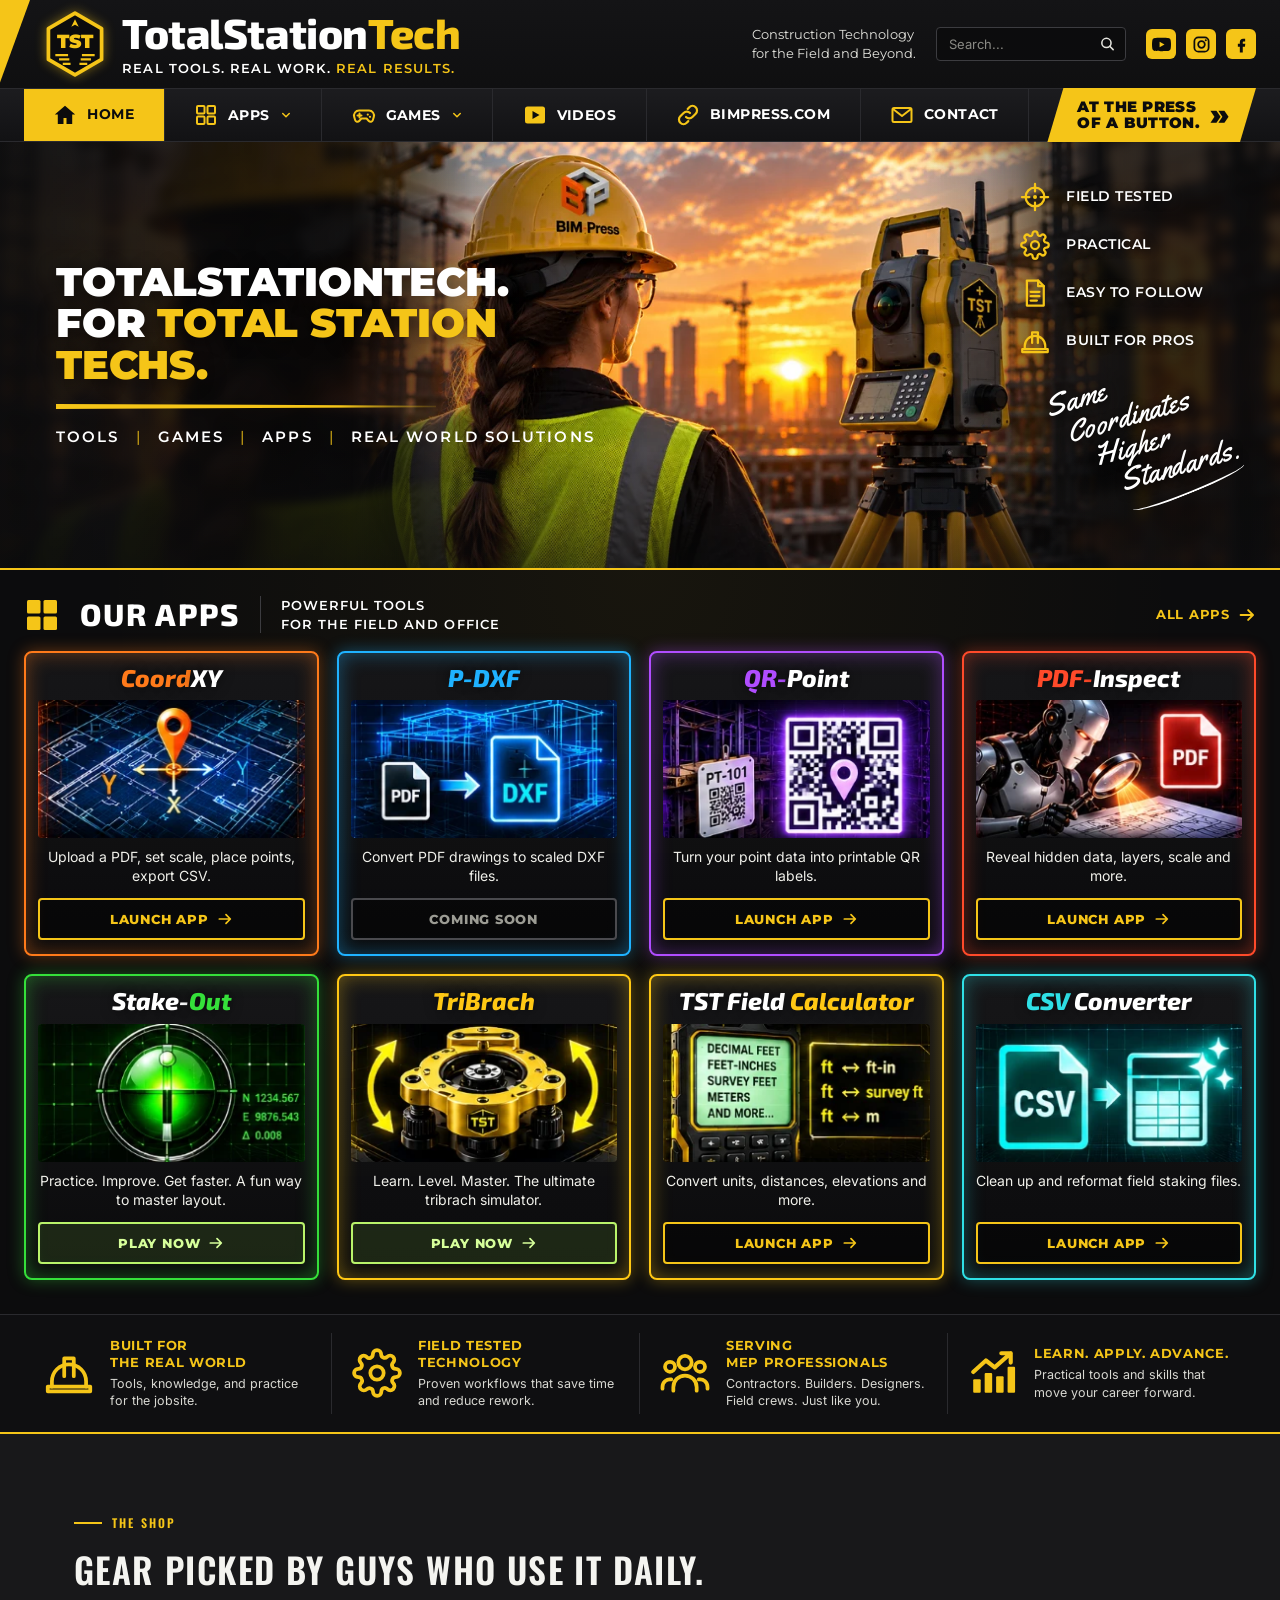
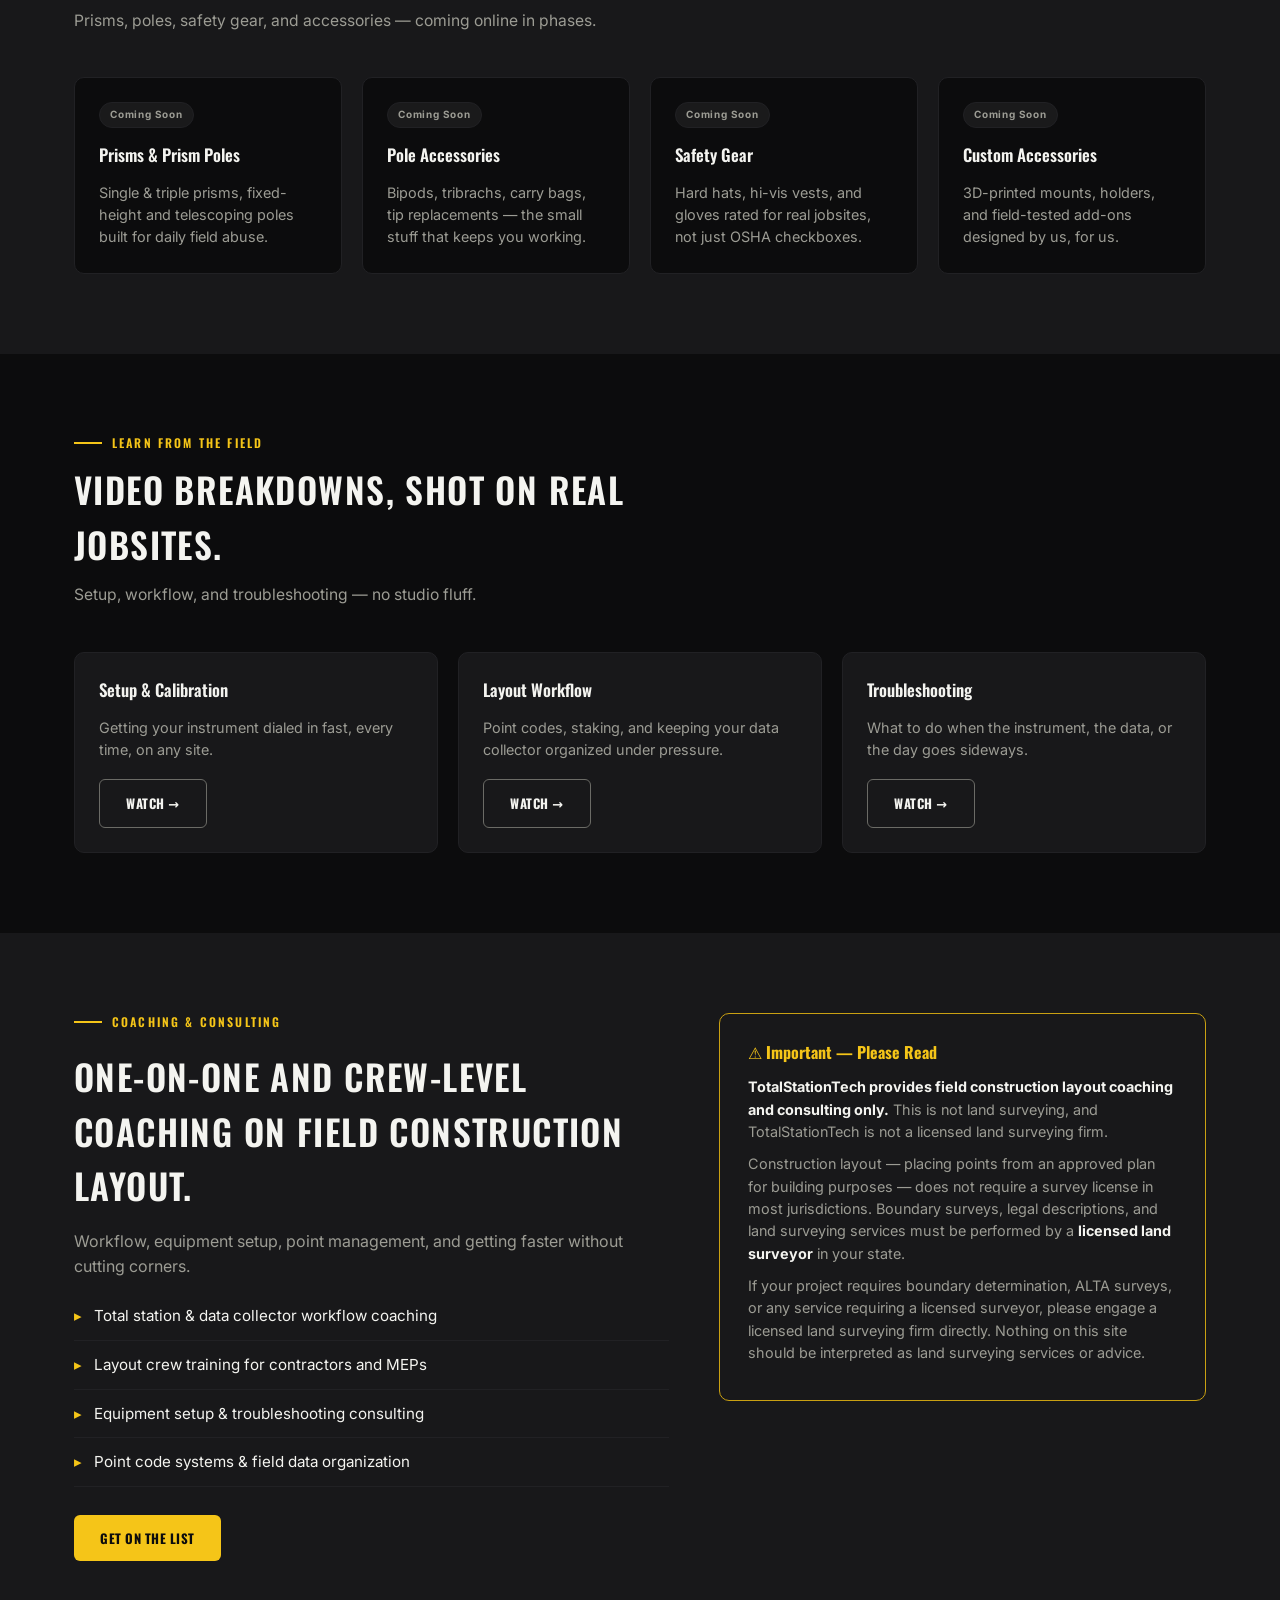
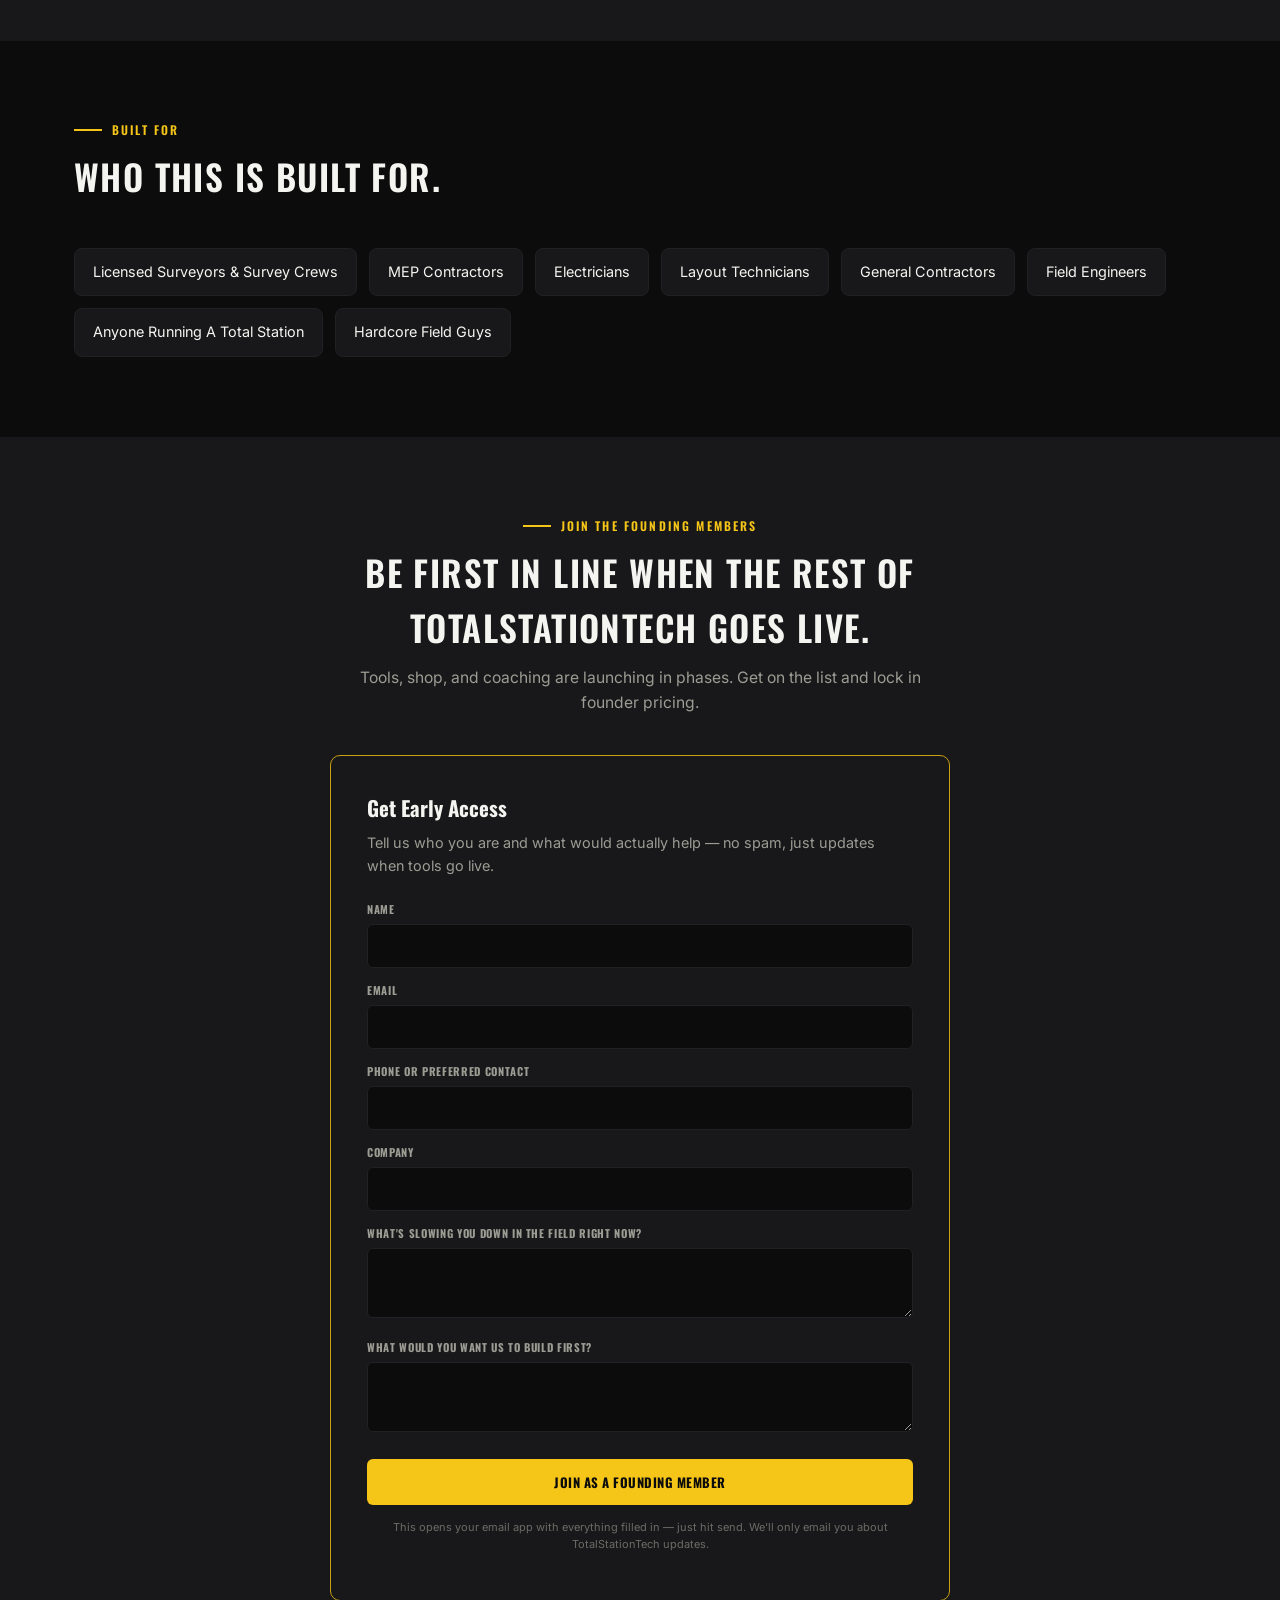
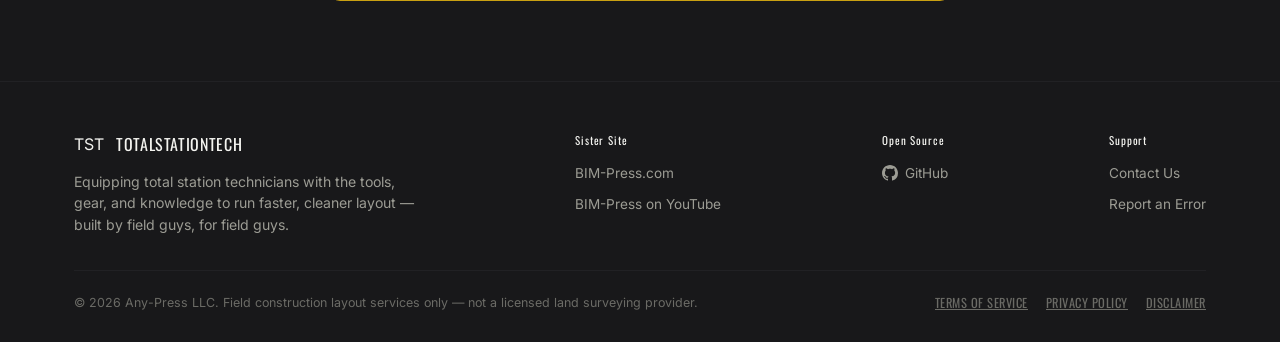
<file: Website/index.html>
<!DOCTYPE html>
<html lang="en">
<head>
<meta charset="UTF-8">
<meta name="viewport" content="width=device-width, initial-scale=1.0">
<title>TotalStationTech | Total Station Tech For Total Station Techs</title>
<meta name="description" content="Field tools, gear, and coaching for surveyors, MEPs, contractors, and total station technicians. Built by field guys, for field guys.">
<link rel="preconnect" href="https://fonts.googleapis.com">
<link rel="preconnect" href="https://fonts.gstatic.com" crossorigin>
<link href="https://fonts.googleapis.com/css2?family=Oswald:wght@500;600;700&family=Inter:wght@400;500;600;700&family=Montserrat:wght@600;700;800;900&family=Exo+2:ital,wght@0,800;1,800&family=Yellowtail&display=swap" rel="stylesheet">
<style>
  :root{
    --black:#0c0c0d;
    --charcoal:#18181a;
    --charcoal-2:#212124;
    --yellow:#f5c518;
    --yellow-dim:#c9a012;
    --white:#f4f4f0;
    --gray:#9c9c94;
    --gray-dim:#6b6b66;
    --radius:10px;
    --stripe: repeating-linear-gradient(
      -45deg,
      var(--yellow) 0px, var(--yellow) 18px,
      var(--black) 18px, var(--black) 36px
    );
  }
  *{box-sizing:border-box;}
  html{scroll-behavior:smooth;}
  body{
    margin:0;
    background:var(--black);
    color:var(--white);
    font-family:'Inter',system-ui,sans-serif;
    line-height:1.55;
  }
  h1,h2,h3,.brand-mark,.eyebrow,nav a,.btn{
    font-family:'Oswald',system-ui,sans-serif;
    text-transform:uppercase;
    letter-spacing:0.04em;
  }
  a{color:inherit;}
  img,video{max-width:100%;display:block;}
  .wrap{max-width:1180px;margin:0 auto;padding:0 24px;}

  /* Skip link / accessibility */
  .skip-link{
    position:absolute;left:-999px;top:0;background:var(--yellow);color:var(--black);
    padding:10px 16px;z-index:999;font-weight:700;
  }
  .skip-link:focus{left:16px;top:16px;}
  a:focus-visible, button:focus-visible, input:focus-visible, textarea:focus-visible{
    outline:3px solid var(--yellow); outline-offset:2px;
  }
  @media (prefers-reduced-motion: reduce){
    *{animation:none !important; transition:none !important; scroll-behavior:auto !important;}
  }

  /* =========================================================
     HEADER, HERO, OUR APPS, TRUST BAR
     Built to match the approved concepts in concept-reference/:
     - tst-concept-desktop.png  = anything wider than 768px
     - tst-concept-mobile.png   = 768px and narrower
     ========================================================= */
  :root{
    --display:'Montserrat',system-ui,sans-serif;
    --brand-font:'Exo 2','Montserrat',system-ui,sans-serif;
    --line:#2a2a2e;
    --header-h:150px;
  }
  /* Belt-and-braces: nothing may ever widen the page past the screen (the iPhone "shoved left" bug) */
  html,body{max-width:100%;overflow-x:hidden;}
  @supports (overflow:clip){ html,body{overflow-x:clip;} }

  /* ===== Header ===== */
  .site-header{
    position:sticky;top:0;z-index:50;
    background:linear-gradient(180deg,#141416 0%,#0c0c0d 100%);
    border-bottom:1px solid var(--line);
  }
  .topbar{position:relative;}
  /* Yellow diagonal slash in the top-left corner (decoration only) */
  .topbar::before{
    content:"";position:absolute;top:0;bottom:0;left:-20px;width:34px;
    background:var(--yellow);transform:skewX(-20deg);pointer-events:none;
  }
  .topbar-inner{
    max-width:1280px;margin:0 auto;padding:10px 24px 10px 44px;
    display:grid;grid-template-columns:minmax(0,1fr) auto;grid-template-areas:"brand util";
    align-items:center;gap:8px 24px;
  }
  .brand{grid-area:brand;display:flex;align-items:center;gap:16px;text-decoration:none;min-width:0;}
  .brand-logo{width:62px;height:68px;flex:none;color:var(--yellow);filter:drop-shadow(0 0 6px rgba(245,197,24,0.45));}
  .brand-text{display:flex;flex-direction:column;min-width:0;}
  .wordmark{
    font-family:var(--brand-font);font-weight:800;font-size:42px;line-height:1;letter-spacing:-0.01em;
    color:#fff;white-space:nowrap;
  }
  .wordmark span{color:var(--yellow);}
  .brand-tag{
    font-family:var(--display);font-weight:600;font-size:13px;letter-spacing:0.09em;line-height:1.3;
    color:#fff;margin-top:7px;white-space:nowrap;text-transform:uppercase;
  }
  .brand-tag b{color:var(--yellow);font-weight:600;}

  .util{grid-area:util;display:flex;align-items:center;gap:20px;min-width:0;}
  .top-tagline{margin:0;font-family:var(--display);font-size:13px;line-height:1.5;color:#e4e4de;}
  .site-search{position:relative;width:190px;min-width:0;}
  .site-search svg.search-icon{position:absolute;right:10px;top:50%;transform:translateY(-50%);width:17px;height:17px;color:#e4e4de;pointer-events:none;}
  .site-search input{
    width:100%;padding:8px 34px 8px 12px;border-radius:4px;border:1px solid #3c3c40;
    background:#0c0c0d;color:var(--white);font-family:'Inter',sans-serif;font-size:13px;
    -webkit-appearance:none;appearance:none;
  }
  .site-search input::-webkit-search-cancel-button{display:none;}
  .site-search input::placeholder{color:#8a8a84;}
  .site-search input:focus{border-color:var(--yellow);outline:none;}
  .search-results{
    position:absolute;top:calc(100% + 4px);left:0;right:0;z-index:60;min-width:180px;
    list-style:none;margin:0;padding:6px 0;
    background:var(--charcoal);border:1px solid var(--charcoal-2);border-radius:8px;
    box-shadow:0 14px 30px rgba(0,0,0,0.5);
  }
  .search-results[hidden]{display:none;}
  .search-results button{
    display:block;width:100%;text-align:left;background:none;border:0;cursor:pointer;
    padding:8px 14px;color:var(--white);font-family:'Inter',sans-serif;font-size:13px;
  }
  .search-results button:hover, .search-results button.active{background:var(--charcoal-2);color:var(--yellow);}
  .search-results .no-match{padding:8px 14px;color:var(--gray-dim);font-size:13px;}

  .social-links{display:flex;align-items:center;gap:10px;flex:none;}
  .social-links a{
    display:flex;align-items:center;justify-content:center;width:30px;height:30px;
    border-radius:6px;background:var(--yellow);color:#0c0c0d;
  }
  .social-links a:hover{background:var(--white);}
  .social-links svg{width:19px;height:19px;}

  .nav-toggle{display:none;}

  /* Header row 2: main nav (desktop) */
  .navbar{background:linear-gradient(180deg,#1c1c1f 0%,#121214 100%);border-top:1px solid var(--line);}
  .navbar-inner{max-width:1280px;margin:0 auto;display:flex;align-items:stretch;padding:0 24px;}
  #primary-nav{flex:1 1 auto;min-width:0;}
  #primary-nav > ul{list-style:none;margin:0;padding:0;display:flex;align-items:stretch;height:100%;}
  #primary-nav > ul > li{flex:1 1 auto;display:flex;position:relative;border-right:1px solid var(--line);}
  .nav-link{
    display:flex;align-items:center;justify-content:center;gap:10px;width:100%;min-height:52px;padding:0 14px;
    font-family:var(--display);font-weight:700;font-size:14px;letter-spacing:0.03em;text-transform:uppercase;
    color:#fff;text-decoration:none;background:none;border:0;cursor:pointer;white-space:nowrap;
    -webkit-tap-highlight-color:transparent;
  }
  .nav-link .ni{width:24px;height:24px;flex:none;color:var(--yellow);}
  .nav-link .caret{width:12px;height:12px;flex:none;color:var(--yellow);transition:transform .2s;}
  .nav-link:hover, .has-dropdown.open > .nav-link{color:var(--yellow);}
  .nav-link.active{background:var(--yellow);color:#0c0c0d;}
  .nav-link.active .ni{color:#0c0c0d;}
  .has-dropdown.open > .nav-link .caret{transform:rotate(180deg);}

  /* Dropdown menus (Apps, Games) */
  #primary-nav ul.dropdown{
    display:none;position:absolute;top:100%;left:0;min-width:100%;z-index:5;
    list-style:none;margin:0;padding:8px 0;
    background:#0f0f11;border:1px solid #3c3c40;border-top:0;border-radius:0 0 6px 6px;
    box-shadow:0 14px 30px rgba(0,0,0,0.55);
  }
  #primary-nav .has-dropdown.open > ul.dropdown{display:block;}
  .dropdown a{
    display:block;padding:7px 22px;font-family:'Inter',sans-serif;font-size:14px;text-decoration:none;color:#fff;white-space:nowrap;
    text-transform:none;letter-spacing:0;
  }
  .dropdown a:hover, .dropdown a:focus-visible{background:var(--charcoal-2);color:var(--yellow);}
  .dropdown .soon{font-size:10px;color:var(--gray-dim);margin-left:6px;text-transform:uppercase;letter-spacing:0.06em;}
  @media (hover:hover) and (min-width:769px){
    #primary-nav .has-dropdown:hover > ul.dropdown{display:block;}
    .has-dropdown:hover > .nav-link{color:var(--yellow);}
  }

  /* Yellow ribbon CTA */
  .nav-cta{
    flex:none;display:flex;align-items:center;gap:10px;margin:-1px 0 -1px 18px;padding:6px 30px;
    background:var(--yellow);color:#0c0c0d;text-decoration:none;
    font-family:var(--display);font-weight:900;font-size:15px;line-height:1.05;letter-spacing:0.02em;text-transform:uppercase;
    clip-path:polygon(16px 0,100% 0,calc(100% - 16px) 100%,0 100%);
  }
  .nav-cta .chev{font-size:30px;line-height:1;font-weight:900;letter-spacing:-0.1em;}
  .nav-cta:hover{background:var(--white);}

  /* Narrow desktop / tablet landscape: tighten so the full nav still fits on one row */
  @media (max-width:1180px){
    .wordmark{font-size:34px;}
    .brand-tag{font-size:11px;}
    .top-tagline{display:none;}
    .nav-link{font-size:13px;gap:7px;padding:0 10px;}
    .nav-link .ni{width:20px;height:20px;}
    .nav-cta{font-size:13px;padding:6px 24px;}
  }
  @media (max-width:960px){
    .topbar-inner{padding-left:36px;gap:8px 16px;}
    .brand-logo{width:50px;height:55px;}
    .brand{gap:12px;}
    .wordmark{font-size:28px;}
    .brand-tag{font-size:9.5px;letter-spacing:0.06em;}
    .site-search{width:150px;}
    .navbar-inner{padding:0 12px;}
    .nav-link{font-size:12px;padding:0 8px;}
    .nav-link .ni{display:none;}
    .nav-cta{font-size:11.5px;padding:6px 20px;margin-left:10px;}
    .nav-cta .chev{font-size:22px;}
  }

  /* ===== Phone / small tablet (approved MOBILE concept) ===== */
  @media (max-width:768px){
    :root{--header-h:112px;}
    .topbar::before{width:22px;left:-14px;}
    .topbar-inner{
      grid-template-columns:minmax(0,1fr) auto;
      grid-template-areas:"util util" "brand toggle";
      padding:8px 16px 10px 24px;gap:10px 12px;
    }
    .top-tagline{display:none;}
    .util{gap:12px;}
    .site-search{flex:1 1 auto;width:auto;}
    .site-search input{font-size:16px;padding:7px 34px 7px 12px;} /* 16px stops iOS zooming in on focus */
    .social-links .social-extra{display:none;}
    .brand{gap:10px;}
    .brand-logo{width:42px;height:46px;}
    /* Wordmark may shrink and wrap, but can never run under the MENU button */
    .wordmark{font-size:clamp(15px,5.1vw,30px);white-space:normal;overflow-wrap:anywhere;}
    .brand-tag{font-size:clamp(7.5px,2.3vw,11px);letter-spacing:0.04em;margin-top:4px;white-space:normal;}
    .nav-toggle{
      grid-area:toggle;display:inline-flex;align-items:center;justify-content:center;gap:8px;flex:none;
      min-width:92px;min-height:44px;padding:8px 12px;border:1px solid #3c3c40;border-radius:6px;
      background:none;color:#fff;cursor:pointer;white-space:nowrap;-webkit-tap-highlight-color:transparent;
      font-family:var(--display);font-weight:700;font-size:13px;letter-spacing:0.06em;text-transform:uppercase;
    }
    .nav-toggle svg{width:24px;height:24px;color:var(--yellow);}
    .navbar{
      display:none;position:absolute;top:100%;left:0;right:0;
      max-height:calc(100vh - var(--header-h));overflow-y:auto;
      background:#0c0c0d;border-top:0;border-bottom:2px solid var(--yellow);
    }
    .navbar.open{display:block;}
    .navbar-inner{flex-direction:column;padding:4px 16px 16px;}
    #primary-nav > ul{flex-direction:column;}
    #primary-nav > ul > li{flex-direction:column;border-right:0;border-bottom:1px solid var(--line);}
    .nav-link{justify-content:flex-start;min-height:50px;padding:0 6px;font-size:15px;}
    .nav-link .ni{display:inline;width:22px;height:22px;}
    .nav-link .caret{margin-left:auto;}
    .nav-link.active{border-radius:4px;}
    #primary-nav ul.dropdown{position:static;border:0;box-shadow:none;background:transparent;padding:0 0 8px 38px;}
    .dropdown a{padding:10px 0;font-size:15px;}
    .dropdown a:hover{background:none;}
    .nav-cta{margin:14px 0 0;justify-content:center;padding:14px;font-size:14px;clip-path:polygon(12px 0,100% 0,calc(100% - 12px) 100%,0 100%);}
  }

  /* ===== Hero ===== */
  section.hero{padding:0;}
  .hero{position:relative;overflow:hidden;background:var(--black);border-bottom:2px solid var(--yellow);}
  /* Soft, darkened copy of the photo fills the full width behind the sharp photo */
  .hero-bg{position:absolute;inset:0;z-index:0;display:block;}
  .hero-bg img{width:100%;height:100%;max-width:none;object-fit:cover;object-position:50% 40%;
    filter:blur(5px) brightness(0.42) saturate(1.1);transform:scale(1.08);}
  .hero-photo{
    position:absolute;top:0;bottom:0;left:57%;z-index:1;display:block;
    height:100%;aspect-ratio:1672/941;transform:translateX(-50%);
    -webkit-mask-image:linear-gradient(90deg,transparent 0%,#000 16%,#000 84%,transparent 100%);
            mask-image:linear-gradient(90deg,transparent 0%,#000 16%,#000 84%,transparent 100%);
  }
  .hero-photo img{width:100%;height:100%;max-width:none;object-fit:cover;object-position:50% 40%;}
  .hero::after{
    content:"";position:absolute;inset:0;z-index:2;pointer-events:none;
    background:
      linear-gradient(90deg,rgba(12,12,13,0.88) 0%,rgba(12,12,13,0.55) 26%,rgba(12,12,13,0) 44%,rgba(12,12,13,0) 72%,rgba(12,12,13,0.6) 88%),
      linear-gradient(180deg,rgba(12,12,13,0) 72%,rgba(12,12,13,0.55) 100%);
  }
  .hero-inner{
    position:relative;z-index:3;max-width:1280px;margin:0 auto;
    min-height:clamp(400px,31vw,540px);padding:40px 40px 40px 56px;
    display:flex;align-items:center;justify-content:space-between;gap:32px;
  }
  .hero-copy{flex:0 1 600px;min-width:0;}
  .hero h1{
    font-family:var(--display);font-weight:900;text-transform:uppercase;
    font-size:clamp(28px,3.1vw,46px);line-height:1.04;letter-spacing:-0.005em;
    margin:0;color:#fff;text-shadow:0 2px 18px rgba(0,0,0,0.65);overflow-wrap:anywhere;
  }
  .hero h1 .h-name{display:block;}
  .hero h1 em{font-style:normal;color:var(--yellow);}
  .hero-rule{
    display:block;width:min(100%,380px);height:5px;margin:18px 0 16px;
    background:linear-gradient(90deg,var(--yellow) 0%,var(--yellow) 75%,rgba(245,197,24,0.15) 100%);
    clip-path:polygon(0 0,100% 35%,100% 65%,0 100%);
  }
  .hero-sub{
    margin:0;display:flex;flex-wrap:wrap;align-items:center;gap:6px 16px;
    font-family:var(--display);font-weight:600;font-size:15px;letter-spacing:0.14em;text-transform:uppercase;color:#fff;
  }
  .hero-sub .sep{color:var(--yellow);font-weight:400;}
  .hero-sub-mobile{display:none;}

  .hero-aside{flex:none;align-self:stretch;display:flex;flex-direction:column;justify-content:center;gap:34px;padding-right:4px;}
  .stat-list{list-style:none;margin:0;padding:0;display:flex;flex-direction:column;gap:18px;}
  .stat-list li{
    display:flex;align-items:center;gap:16px;
    font-family:var(--display);font-weight:600;font-size:14px;letter-spacing:0.04em;text-transform:uppercase;color:#fff;
    text-shadow:0 1px 8px rgba(0,0,0,0.8);
  }
  .stat-list svg{width:30px;height:30px;flex:none;color:var(--yellow);}
  .script-tag{
    margin:0 0 0 40px;font-family:'Yellowtail',cursive;font-weight:400;font-size:30px;line-height:1.02;color:#fff;
    transform:rotate(-16deg);transform-origin:left center;text-shadow:0 2px 10px rgba(0,0,0,0.8);
  }
  .script-tag span{display:block;}
  .script-tag span:nth-child(2){padding-left:14px;}
  .script-tag span:nth-child(3){padding-left:34px;}
  .script-tag span:nth-child(4){padding-left:52px;}
  .script-tag::after{
    content:"";display:block;width:120px;height:12px;margin:2px 0 0 56px;
    border-bottom:2px solid #fff;border-radius:0 0 60% 60%;transform:rotate(-6deg);
  }

  @media (max-width:1080px){
    .hero-photo{left:54%;}
    .hero::after{background:linear-gradient(90deg,rgba(12,12,13,0.9) 0%,rgba(12,12,13,0.5) 30%,rgba(12,12,13,0) 46%,rgba(12,12,13,0) 60%,rgba(12,12,13,0.78) 76%);}
    .stat-list li{font-size:12px;}
    .script-tag{font-size:24px;margin-left:20px;}
  }
  /* Phone / small tablet: full-bleed photo, headline over the lower half, no stat list */
  @media (max-width:768px){
    .hero-bg, .hero-aside{display:none;}
    .hero-photo{left:0;right:0;width:100%;aspect-ratio:auto;transform:none;-webkit-mask-image:none;mask-image:none;}
    .hero-photo img{object-position:55% 30%;} /* keeps both the hard hat logo and the TST badge on the instrument in frame */
    .hero::after{background:linear-gradient(180deg,rgba(12,12,13,0) 30%,rgba(12,12,13,0.5) 58%,rgba(12,12,13,0.93) 100%);}
    .hero-inner{min-height:clamp(300px,80vw,560px);padding:24px 20px 22px;align-items:flex-end;}
    .hero-copy{flex:1 1 auto;}
    .hero h1{text-transform:none;font-weight:800;font-size:clamp(26px,8.4vw,48px);line-height:1.04;letter-spacing:-0.01em;}
    .hero-rule{width:100%;height:2px;margin:12px 0 10px;clip-path:none;background:var(--yellow);}
    .hero-sub-desktop{display:none;}
    .hero-sub-mobile{display:flex;justify-content:flex-start;gap:4px 14px;font-size:clamp(10px,3.2vw,15px);letter-spacing:0.12em;}
  }

  @media (max-width:520px){ .hero-sub-mobile{justify-content:space-between;gap:4px 8px;} }

  /* ===== Our Apps ===== */
  .apps-section{padding:26px 0 34px;background:radial-gradient(ellipse at 50% 0%,rgba(245,197,24,0.05),transparent 60%),var(--black);}
  .apps-wrap{max-width:1280px;margin:0 auto;padding:0 24px;}
  .apps-head{display:flex;align-items:center;gap:12px 20px;margin-bottom:18px;}
  .apps-head .grid-ic{width:36px;height:36px;flex:none;color:var(--yellow);}
  .apps-head h2{
    margin:0;font-family:var(--brand-font);font-weight:800;font-size:clamp(24px,2.4vw,34px);
    letter-spacing:0.06em;line-height:1;color:#fff;white-space:nowrap;
  }
  .apps-sub{
    margin:0;padding-left:20px;border-left:1px solid #3c3c40;
    font-family:var(--display);font-weight:600;font-size:13px;letter-spacing:0.08em;line-height:1.4;text-transform:uppercase;color:#fff;
  }
  .apps-all{
    margin-left:auto;display:inline-flex;align-items:center;gap:8px;white-space:nowrap;text-decoration:none;
    font-family:var(--display);font-weight:700;font-size:13px;letter-spacing:0.06em;text-transform:uppercase;color:var(--yellow);
  }
  .apps-all svg{width:18px;height:18px;}
  .apps-all:hover{color:#fff;}

  .app-grid{display:grid;grid-template-columns:repeat(4,minmax(0,1fr));gap:18px;}
  .app-card{
    --ac:var(--yellow);--glow:rgba(245,197,24,0.35);
    position:relative;display:flex;flex-direction:column;align-items:center;gap:10px;min-width:0;
    padding:12px 12px 14px;text-align:center;border:2px solid var(--ac);border-radius:8px;
    background:linear-gradient(180deg,rgba(255,255,255,0.035),rgba(0,0,0,0.25)),#0e0e10;
    box-shadow:0 0 16px var(--glow),inset 0 0 20px var(--glow);
  }
  .app-card.c-orange{--ac:#ff7a1a;--glow:rgba(255,122,26,0.38);}
  .app-card.c-blue{--ac:#1fb2ff;--glow:rgba(31,178,255,0.38);}
  .app-card.c-purple{--ac:#b04dff;--glow:rgba(176,77,255,0.38);}
  .app-card.c-red{--ac:#ff4a2a;--glow:rgba(255,74,42,0.38);}
  .app-card.c-green{--ac:#35e03a;--glow:rgba(53,224,58,0.36);}
  .app-card.c-gold{--ac:#ffc814;--glow:rgba(255,200,20,0.36);}
  .app-card.c-cyan{--ac:#2fe0e6;--glow:rgba(47,224,230,0.34);}
  .app-card h3{
    margin:0;font-family:var(--brand-font);font-style:italic;font-weight:800;
    font-size:clamp(19px,1.9vw,28px);line-height:1.05;letter-spacing:0;text-transform:none;color:#fff;
    text-shadow:0 0 12px rgba(0,0,0,0.6);
  }
  .app-card h3 .ac{color:var(--ac);}
  .app-art{width:100%;aspect-ratio:270/140;border-radius:4px;overflow:hidden;background:#000;}
  .app-art img{width:100%;height:100%;object-fit:cover;}
  .app-card p{margin:0;flex-grow:1;font-family:'Inter',sans-serif;font-size:14px;line-height:1.35;color:#f0f0ea;}
  .app-btn{
    display:flex;align-items:center;justify-content:center;gap:8px;width:100%;margin-top:2px;padding:9px 8px;
    border:2px solid var(--yellow);border-radius:4px;background:rgba(0,0,0,0.4);color:var(--yellow);text-decoration:none;
    font-family:var(--display);font-weight:800;font-size:13px;letter-spacing:0.06em;text-transform:uppercase;white-space:nowrap;
  }
  .app-btn svg{width:16px;height:16px;flex:none;}
  .app-btn:hover{background:var(--yellow);color:#0c0c0d;}
  /* Games get a lighter, greener "Play Now" button */
  .app-btn.play{border-color:#b9f36a;color:#d6ff9a;background:rgba(150,230,80,0.12);}
  .app-btn.play:hover{background:#b9f36a;color:#0c0c0d;}
  .app-btn.soon{border-color:#4a4a4e;color:#9c9c94;background:rgba(0,0,0,0.4);cursor:default;}

  @media (max-width:768px){
    .apps-section{padding:18px 0 26px;}
    .apps-wrap{padding:0 12px;}
    .apps-head{flex-wrap:wrap;gap:8px 12px;margin-bottom:14px;}
    .apps-head .grid-ic{width:28px;height:28px;}
    .apps-sub{order:3;flex-basis:100%;padding-left:0;border-left:0;font-size:11px;}
    .app-grid{grid-template-columns:repeat(2,minmax(0,1fr));gap:10px;}
    .app-card{padding:8px 8px 10px;gap:7px;}
    .app-card h3{font-size:clamp(16px,5vw,24px);}
    .app-card p{font-size:clamp(11px,3.3vw,14px);}
    .app-btn{font-size:clamp(10px,3vw,13px);padding:7px 4px;gap:5px;}
    .app-btn svg{width:13px;height:13px;}
  }

  /* ===== Trust bar ===== */
  section.trust-bar{padding:0;}
  .trust-bar{background:#0f0f11;border-top:1px solid var(--line);border-bottom:2px solid var(--yellow);}
  .trust-grid{
    max-width:1280px;margin:0 auto;padding:18px 24px;list-style:none;
    display:grid;grid-template-columns:repeat(4,minmax(0,1fr));
  }
  .trust-grid li{display:flex;align-items:center;gap:16px;padding:4px 20px;border-right:1px solid var(--line);min-width:0;}
  .trust-grid li:last-child{border-right:0;}
  .trust-grid svg{width:50px;height:50px;flex:none;color:var(--yellow);}
  .trust-grid h3{margin:0 0 4px;font-family:var(--display);font-weight:700;font-size:13px;line-height:1.3;letter-spacing:0.05em;text-transform:uppercase;color:var(--yellow);}
  .trust-grid p{margin:0;font-size:12.5px;line-height:1.4;color:#d8d8d2;}
  @media (max-width:960px){
    .trust-grid{grid-template-columns:repeat(2,minmax(0,1fr));gap:12px 0;}
    .trust-grid li:nth-child(2){border-right:0;}
  }
  @media (max-width:520px){
    .trust-grid{padding:14px 12px;}
    .trust-grid li{flex-direction:column;align-items:flex-start;gap:8px;padding:6px 10px;border-right:0;}
    .trust-grid svg{width:34px;height:34px;}
  }

  /* Shared bits still used by the sections further down the page */
  .eyebrow{
    color:var(--yellow);font-size:12px;font-weight:600;letter-spacing:0.18em;
    display:flex;align-items:center;gap:10px;margin-bottom:18px;
  }
  .eyebrow::before{content:"";width:28px;height:2px;background:var(--yellow);display:inline-block;}
  .btn{
    display:inline-block;padding:13px 26px;border-radius:6px;font-size:13px;font-weight:700;
    text-decoration:none;cursor:pointer;border:none;
  }
  .btn-primary{background:var(--yellow);color:var(--black);}
  .btn-primary:hover{background:var(--white);}
  .btn-outline{background:transparent;color:var(--white);border:1px solid var(--gray-dim);}
  .btn-outline:hover{border-color:var(--yellow);color:var(--yellow);}

  /* ===== Sections ===== */
  section{padding:80px 0;}
  /* Leave room for the sticky header when jumping to a section */
  section[id]{scroll-margin-top:170px;}
  @media (max-width:768px){ section[id]{scroll-margin-top:125px;} }
  .section-head{margin-bottom:44px;max-width:640px;}
  .section-head .eyebrow{margin-bottom:10px;}
  .section-head h2{font-size:clamp(1.6rem,3vw,2.2rem);margin:0 0 12px;color:var(--white);font-weight:600;}
  .section-head p{color:var(--gray);margin:0;font-size:0.98rem;}
  .alt-bg{background:var(--charcoal);}

  /* Tool cards */
  .grid{display:grid;gap:20px;}
  .grid-4{grid-template-columns:repeat(4,1fr);}
  .grid-3{grid-template-columns:repeat(3,1fr);}
  @media (max-width:960px){.grid-4{grid-template-columns:repeat(2,1fr);} .grid-3{grid-template-columns:repeat(2,1fr);}}
  @media (max-width:620px){.grid-4,.grid-3{grid-template-columns:1fr;}}

  .card{
    background:var(--charcoal);border:1px solid var(--charcoal-2);border-radius:var(--radius);
    padding:24px;display:flex;flex-direction:column;gap:14px;
  }
  .alt-bg .card{background:var(--black);}
  .card .tag{
    align-self:flex-start;font-size:10px;font-weight:700;letter-spacing:0.08em;
    padding:4px 10px;border-radius:20px;
  }
  .tag-live{background:rgba(245,197,24,0.15);color:var(--yellow);border:1px solid var(--yellow-dim);}
  .tag-soon{background:rgba(255,255,255,0.06);color:var(--gray);border:1px solid var(--charcoal-2);}
  .card h3{margin:0;font-size:1.05rem;color:var(--white);font-weight:600;text-transform:none;letter-spacing:0;}
  .card p{margin:0;color:var(--gray);font-size:0.9rem;flex-grow:1;}
  .card .btn{align-self:flex-start;margin-top:4px;}


  /* Promo video popup (uses the browser's built-in <dialog>) */
  .video-modal{
    border:0;padding:0;background:transparent;width:min(960px, calc(100vw - 32px));max-width:none;
    color:var(--white);
  }
  .video-modal::backdrop{background:rgba(0,0,0,0.85);}
  .video-modal-inner{position:relative;background:var(--black);border:1px solid var(--yellow-dim);border-radius:var(--radius);overflow:hidden;}
  .video-modal video{width:100%;height:auto;max-height:80vh;background:#000;}
  .video-close{
    position:absolute;top:10px;right:10px;z-index:2;width:38px;height:38px;border-radius:50%;
    border:1px solid var(--charcoal-2);background:rgba(12,12,13,0.85);color:var(--white);
    font-size:22px;line-height:1;cursor:pointer;
  }
  .video-close:hover{color:var(--yellow);border-color:var(--yellow);}

  /* Coaching list */
  .coach-wrap{display:grid;grid-template-columns:1.1fr 0.9fr;gap:50px;align-items:start;}
  @media (max-width:860px){.coach-wrap{grid-template-columns:1fr;}}
  .coach-list{list-style:none;margin:0 0 28px;padding:0;display:flex;flex-direction:column;gap:12px;}
  .coach-list li{
    display:flex;gap:12px;color:var(--white);font-size:0.95rem;padding-bottom:12px;
    border-bottom:1px solid var(--charcoal-2);
  }
  .coach-list li::before{content:"▸";color:var(--yellow);flex-shrink:0;}

  /* Legal box */
  .legal{
    background:var(--charcoal);border:1px solid var(--yellow-dim);border-radius:var(--radius);
    padding:26px 28px;
  }
  .legal h3{margin:0 0 12px;font-size:1rem;color:var(--yellow);text-transform:none;letter-spacing:0;}
  .legal p{color:var(--gray);font-size:0.9rem;margin:0 0 10px;}
  .legal strong{color:var(--white);}

  /* Who it's for */
  .who-list{display:flex;flex-wrap:wrap;gap:12px;list-style:none;padding:0;margin:0;}
  .who-list li{
    background:var(--charcoal);border:1px solid var(--charcoal-2);border-radius:8px;
    padding:12px 18px;font-size:0.9rem;color:var(--white);
  }

  /* Signup form */
  .signup-panel{
    background:var(--charcoal);border:1px solid var(--yellow-dim);border-radius:var(--radius);
    padding:36px;max-width:620px;margin:0 auto;
  }
  .signup-panel h3{margin:0 0 8px;font-size:1.3rem;color:var(--white);text-transform:none;letter-spacing:0;}
  .signup-panel .sub{color:var(--gray);font-size:0.9rem;margin:0 0 24px;}
  .field{margin-bottom:14px;}
  .field label{display:block;font-size:11px;font-weight:700;letter-spacing:0.06em;
    text-transform:uppercase;color:var(--gray);margin-bottom:6px;font-family:'Oswald',sans-serif;}
  .field input, .field textarea{
    width:100%;padding:12px 14px;border-radius:6px;border:1px solid var(--charcoal-2);
    background:var(--black);color:var(--white);font-family:'Inter',sans-serif;font-size:0.92rem;
  }
  .field textarea{min-height:70px;resize:vertical;}
  .field input:focus, .field textarea:focus{border-color:var(--yellow);}
  .signup-panel .btn{width:100%;text-align:center;margin-top:6px;}
  .form-note{font-size:11px;color:var(--gray-dim);margin-top:14px;text-align:center;}

  /* Footer */
  footer{background:var(--charcoal);border-top:1px solid var(--charcoal-2);padding:50px 0 30px;}
  .foot-top{display:flex;justify-content:space-between;flex-wrap:wrap;gap:30px;margin-bottom:34px;}
  .foot-brand{display:flex;align-items:center;gap:12px;}
  .foot-mission{color:var(--gray);font-size:0.88rem;max-width:340px;margin:14px 0 0;}
  .foot-links{display:flex;flex-direction:column;gap:10px;}
  .foot-links a{font-size:0.85rem;color:var(--gray);text-decoration:none;}
  .foot-links a:hover{color:var(--yellow);}
  .foot-links .headline{font-size:11px;letter-spacing:0.08em;color:var(--white);margin-bottom:4px;font-family:'Oswald';}
  .foot-bottom{
    border-top:1px solid var(--charcoal-2);padding-top:22px;
    display:flex;justify-content:space-between;flex-wrap:wrap;gap:10px;
    font-size:0.78rem;color:var(--gray-dim);
  }
  .foot-bottom a{color:var(--gray-dim);text-decoration:underline;}
  .foot-legal-links{display:flex;flex-wrap:wrap;gap:6px 18px;}
  .foot-bottom a:hover{color:var(--yellow);}
</style>
</head>
<body>
<a href="#main" class="skip-link">Skip to content</a>
<!-- ===== ICON SET (inline SVG, reused below with <use href="#i-...">) =====
     Simple line icons, 24x24, colored with currentColor (yellow by default via CSS). -->
<svg width="0" height="0" style="position:absolute" aria-hidden="true" focusable="false">
  <defs>
    <symbol id="i-search" viewBox="0 0 24 24"><g fill="none" stroke="currentColor" stroke-width="2.2" stroke-linecap="round"><circle cx="10.5" cy="10.5" r="6.5"/><path d="M20 20l-4.8-4.8"/></g></symbol>
    <symbol id="i-menu" viewBox="0 0 24 24"><path d="M3 6h18M3 12h18M3 18h18" fill="none" stroke="currentColor" stroke-width="2.6" stroke-linecap="round"/></symbol>
    <symbol id="i-home" viewBox="0 0 24 24"><path d="M12 2.8 1.8 11.6h3V21h5.7v-6h3v6h5.7v-9.4h3z" fill="currentColor"/></symbol>
    <symbol id="i-grid" viewBox="0 0 24 24"><g fill="none" stroke="currentColor" stroke-width="2"><rect x="3" y="3" width="7.5" height="7.5" rx="1"/><rect x="13.5" y="3" width="7.5" height="7.5" rx="1"/><rect x="3" y="13.5" width="7.5" height="7.5" rx="1"/><rect x="13.5" y="13.5" width="7.5" height="7.5" rx="1"/></g></symbol>
    <symbol id="i-grid-fill" viewBox="0 0 24 24"><g fill="currentColor"><rect x="2" y="2" width="9" height="9" rx="1"/><rect x="13" y="2" width="9" height="9" rx="1"/><rect x="2" y="13" width="9" height="9" rx="1"/><rect x="13" y="13" width="9" height="9" rx="1"/></g></symbol>
    <symbol id="i-gamepad" viewBox="0 0 24 24"><g fill="none" stroke="currentColor" stroke-width="2" stroke-linejoin="round"><path d="M7 7.5h10a5 5 0 0 1 4.8 6.4l-.9 3.1a2.4 2.4 0 0 1-4.1 1l-2.2-2.5H9.4L7.2 18a2.4 2.4 0 0 1-4.1-1l-.9-3.1A5 5 0 0 1 7 7.5z"/><path d="M7.5 10.5v4M5.5 12.5h4" stroke-linecap="round"/></g><circle cx="15.8" cy="11.6" r="1.1" fill="currentColor"/><circle cx="18" cy="13.8" r="1.1" fill="currentColor"/></symbol>
    <symbol id="i-play" viewBox="0 0 24 24"><rect x="2" y="3.5" width="20" height="17" rx="2.5" fill="currentColor"/><path d="M9.5 8v8l7-4z" fill="#0c0c0d"/></symbol>
    <symbol id="i-link" viewBox="0 0 24 24"><g fill="none" stroke="currentColor" stroke-width="2.2" stroke-linecap="round"><path d="M10 14a4.5 4.5 0 0 0 6.4 0l3.3-3.3a4.5 4.5 0 0 0-6.4-6.4L11.7 6"/><path d="M14 10a4.5 4.5 0 0 0-6.4 0l-3.3 3.3a4.5 4.5 0 0 0 6.4 6.4l1.6-1.6"/></g></symbol>
    <symbol id="i-mail" viewBox="0 0 24 24"><g fill="none" stroke="currentColor" stroke-width="2" stroke-linejoin="round"><rect x="2.5" y="5" width="19" height="14" rx="1.5"/><path d="M3 6l9 7 9-7"/></g></symbol>
    <symbol id="i-chevron" viewBox="0 0 24 24"><path d="M5.5 9l6.5 6.5L18.5 9" fill="none" stroke="currentColor" stroke-width="3" stroke-linecap="round" stroke-linejoin="round"/></symbol>
    <symbol id="i-arrow" viewBox="0 0 24 24"><path d="M3.5 12h16M13.5 5.5 20 12l-6.5 6.5" fill="none" stroke="currentColor" stroke-width="2.6" stroke-linecap="round" stroke-linejoin="round"/></symbol>
    <symbol id="i-youtube" viewBox="0 0 24 24"><path fill="currentColor" d="M23.5 6.2a3 3 0 0 0-2.1-2.1C19.5 3.6 12 3.6 12 3.6s-7.5 0-9.4.5A3 3 0 0 0 .5 6.2 31 31 0 0 0 0 12a31 31 0 0 0 .5 5.8 3 3 0 0 0 2.1 2.1c1.9.5 9.4.5 9.4.5s7.5 0 9.4-.5a3 3 0 0 0 2.1-2.1A31 31 0 0 0 24 12a31 31 0 0 0-.5-5.8zM9.6 15.6V8.4l6.2 3.6-6.2 3.6z"/></symbol>
    <symbol id="i-instagram" viewBox="0 0 24 24"><g fill="none" stroke="currentColor" stroke-width="2.2"><rect x="3" y="3" width="18" height="18" rx="5"/><circle cx="12" cy="12" r="4.2"/></g><circle cx="17.4" cy="6.6" r="1.3" fill="currentColor"/></symbol>
    <symbol id="i-facebook" viewBox="0 0 24 24"><path fill="currentColor" d="M14 8.2h2.6V4.6H14c-2.6 0-4.1 1.7-4.1 4.3v2.2H7.4v3.6h2.5V22h3.7v-7.3h2.7l.5-3.6h-3.2V9.2c0-.6.3-1 .9-1z"/></symbol>
    <symbol id="i-crosshair" viewBox="0 0 24 24"><g fill="none" stroke="currentColor" stroke-width="1.8" stroke-linecap="round"><circle cx="12" cy="12" r="7.5"/><path d="M12 1.5v6M12 16.5v6M1.5 12h6M16.5 12h6"/></g><circle cx="12" cy="12" r="1.6" fill="currentColor"/></symbol>
    <symbol id="i-gear" viewBox="0 0 24 24"><g fill="none" stroke="currentColor" stroke-width="1.8" stroke-linejoin="round"><circle cx="12" cy="12" r="3.2"/><path d="M19.4 15a1.65 1.65 0 0 0 .33 1.82l.06.06a2 2 0 0 1-2.83 2.83l-.06-.06a1.65 1.65 0 0 0-1.82-.33 1.65 1.65 0 0 0-1 1.51V21a2 2 0 0 1-4 0v-.09A1.65 1.65 0 0 0 9 19.4a1.65 1.65 0 0 0-1.82.33l-.06.06a2 2 0 0 1-2.83-2.83l.06-.06A1.65 1.65 0 0 0 4.68 15a1.65 1.65 0 0 0-1.51-1H3a2 2 0 0 1 0-4h.09A1.65 1.65 0 0 0 4.6 9a1.65 1.65 0 0 0-.33-1.82l-.06-.06a2 2 0 0 1 2.83-2.83l.06.06A1.65 1.65 0 0 0 9 4.68a1.65 1.65 0 0 0 1-1.51V3a2 2 0 0 1 4 0v.09a1.65 1.65 0 0 0 1 1.51 1.65 1.65 0 0 0 1.82-.33l.06-.06a2 2 0 0 1 2.83 2.83l-.06.06A1.65 1.65 0 0 0 19.4 9a1.65 1.65 0 0 0 1.51 1H21a2 2 0 0 1 0 4h-.09a1.65 1.65 0 0 0-1.51 1z"/></g></symbol>
    <symbol id="i-doclist" viewBox="0 0 24 24"><g fill="none" stroke="currentColor" stroke-width="1.8" stroke-linejoin="round" stroke-linecap="round"><path d="M5.5 2h9l4.5 4.5V22h-13.5z"/><path d="M14.5 2v4.5H19"/><path d="M8.5 11h7M8.5 14.5h7M8.5 18h5"/></g></symbol>
    <symbol id="i-hardhat" viewBox="0 0 24 24"><g fill="none" stroke="currentColor" stroke-width="1.8" stroke-linejoin="round" stroke-linecap="round"><path d="M1.8 18.5h20.4v2.3H1.8z"/><path d="M3.8 18.5V16a8.2 8.2 0 0 1 16.4 0v2.5"/><path d="M9.7 8.2V5h4.6v3.2M9.7 8.2v5.3M14.3 8.2v5.3"/></g></symbol>
    <symbol id="i-people" viewBox="0 0 24 24"><g fill="none" stroke="currentColor" stroke-width="1.8" stroke-linecap="round"><circle cx="12" cy="7" r="3.2"/><circle cx="4.8" cy="9" r="2.4"/><circle cx="19.2" cy="9" r="2.4"/><path d="M6.4 20.5v-1.7a5.6 5.6 0 0 1 11.2 0v1.7"/><path d="M1.2 19.5v-.8a3.6 3.6 0 0 1 4.2-3.6M22.8 19.5v-.8a3.6 3.6 0 0 0-4.2-3.6"/></g></symbol>
    <symbol id="i-trend" viewBox="0 0 24 24"><g fill="currentColor"><rect x="2.5" y="15" width="3.6" height="6.5" rx=".5"/><rect x="8" y="12" width="3.6" height="9.5" rx=".5"/><rect x="13.5" y="13.5" width="3.6" height="8" rx=".5"/><rect x="19" y="9" width="3.6" height="12.5" rx=".5"/></g><path d="M2.5 11.5 8.6 6l4.2 3.3L20.5 2.5M16 2.5h4.5V7" fill="none" stroke="currentColor" stroke-width="2" stroke-linecap="round" stroke-linejoin="round"/></symbol>
  </defs>
</svg>

<header class="site-header">
  <div class="topbar">
    <div class="topbar-inner">
      <!-- Logo badge + wordmark + subtag -->
      <a href="#home" class="brand" aria-label="TotalStationTech home">
        <svg class="brand-logo" viewBox="0 0 100 110" aria-hidden="true" focusable="false">
          <polygon points="50,5 93,30 93,80 50,105 7,80 7,30" fill="#0c0c0d" stroke="currentColor" stroke-width="6" stroke-linejoin="round"/>
          <path d="M50 15l6 12-6-3-6 3z" fill="currentColor"/>
          <text x="50" y="62" text-anchor="middle" font-family="Montserrat, 'Arial Black', Arial, sans-serif" font-weight="900" font-size="31" fill="currentColor">TST</text>
          <path d="M20 73h17M26 80h13M32 87h9M80 73H63M74 80H61M68 87h-9" stroke="currentColor" stroke-width="3.6" stroke-linecap="square"/>
        </svg>
        <span class="brand-text">
          <span class="wordmark">TotalStation<wbr><span>Tech</span></span>
          <span class="brand-tag">Real Tools. Real Work. <b>Real Results.</b></span>
        </span>
      </a>

      <!-- Tagline + search + social (desktop: top right; phone: its own row above the logo) -->
      <div class="util">
        <p class="top-tagline">Construction Technology<br>for the Field and Beyond.</p>
        <div class="site-search" role="search">
          <input type="search" id="site-search-input" placeholder="Search..."
                 aria-label="Search the site" autocomplete="off"
                 role="combobox" aria-controls="search-results" aria-expanded="false">
          <svg class="search-icon" aria-hidden="true"><use href="#i-search"/></svg>
          <ul id="search-results" class="search-results" role="listbox" hidden></ul>
        </div>
        <div class="social-links">
          <a href="https://www.youtube.com/@TotalStationTech" target="_blank" rel="noopener" aria-label="TotalStationTech on YouTube"><svg aria-hidden="true"><use href="#i-youtube"/></svg></a>
          <a href="https://www.instagram.com/totalstationtech/" target="_blank" rel="noopener" class="social-extra" aria-label="TotalStationTech on Instagram"><svg aria-hidden="true"><use href="#i-instagram"/></svg></a>
          <!-- [PLACEHOLDER - CONFIRM WITH ROBBIE] Facebook page URL not known yet; replace href="#" with the real profile link -->
          <a href="#" class="social-extra" aria-label="TotalStationTech on Facebook (link coming soon)"><svg aria-hidden="true"><use href="#i-facebook"/></svg></a>
        </div>
      </div>

      <!-- Phone only: hamburger. Fixed min-width so the wordmark can never run under it -->
      <button type="button" class="nav-toggle" aria-expanded="false" aria-controls="primary-nav">
        <svg aria-hidden="true"><use href="#i-menu"/></svg>
        Menu
      </button>
    </div>
  </div>

  <!-- Row 2: main nav + ribbon CTA (desktop). On phones this becomes the MENU panel. -->
  <div class="navbar">
    <div class="navbar-inner">
      <nav id="primary-nav" aria-label="Primary">
        <ul>
          <li><a href="#home" class="nav-link active" aria-current="page"><svg class="ni" aria-hidden="true"><use href="#i-home"/></svg>Home</a></li>
          <li class="has-dropdown">
            <button type="button" class="nav-link" aria-expanded="false" aria-controls="dd-apps">
              <svg class="ni" aria-hidden="true"><use href="#i-grid"/></svg>Apps<svg class="caret" aria-hidden="true"><use href="#i-chevron"/></svg>
            </button>
            <ul class="dropdown" id="dd-apps">
              <li><a href="#apps">P-DXF <span class="soon">Coming Soon</span></a></li>
              <li><a href="https://coordx-press.netlify.app/" target="_blank" rel="noopener">CoordXY</a></li>
              <li><a href="https://qr-point.netlify.app/" target="_blank" rel="noopener">QR-Point</a></li>
              <li><a href="https://pdf-inspect.netlify.app/" target="_blank" rel="noopener">PDF-Inspect</a></li>
              <li><a href="#apps">All Apps</a></li>
            </ul>
          </li>
          <li class="has-dropdown">
            <button type="button" class="nav-link" aria-expanded="false" aria-controls="dd-games">
              <svg class="ni" aria-hidden="true"><use href="#i-gamepad"/></svg>Games<svg class="caret" aria-hidden="true"><use href="#i-chevron"/></svg>
            </button>
            <ul class="dropdown" id="dd-games">
              <li><a href="https://stake-out.netlify.app/" target="_blank" rel="noopener">Stake-Out</a></li>
              <li><a href="https://tribrachgame.netlify.app/" target="_blank" rel="noopener">TriBrach</a></li>
              <li><a href="#apps">More Games</a></li>
            </ul>
          </li>
          <li><button type="button" class="nav-link" data-open-video><svg class="ni" aria-hidden="true"><use href="#i-play"/></svg>Videos</button></li>
          <li><a href="https://bim-press.com" target="_blank" rel="noopener" class="nav-link"><svg class="ni" aria-hidden="true"><use href="#i-link"/></svg>BIMPress.com</a></li>
          <li><a href="#contact" class="nav-link"><svg class="ni" aria-hidden="true"><use href="#i-mail"/></svg>Contact</a></li>
        </ul>
      </nav>
      <a href="#contact" class="nav-cta"><span>At The Press<br>Of A Button.</span><span class="chev" aria-hidden="true">&raquo;</span></a>
    </div>
  </div>
</header>

<main id="main">

  <!-- ===== HERO ===== -->
  <section class="hero" id="home">
    <!-- Blurred, darkened copy of the photo behind everything (desktop only) -->
    <picture class="hero-bg" aria-hidden="true">
      <source type="image/webp" srcset="assets/hero/tst-hero-900.webp">
      <img src="assets/hero/tst-hero-900.jpg" alt="" width="900" height="506">
    </picture>
    <!-- Hero photo: browser picks WebP (smaller) if it can, and the 900px version on phones -->
    <picture class="hero-photo">
      <source type="image/webp"
              srcset="assets/hero/tst-hero-900.webp 900w, assets/hero/tst-hero.webp 1672w"
              sizes="(max-width:768px) 100vw, 60vw">
      <img src="assets/hero/tst-hero.jpg"
           srcset="assets/hero/tst-hero-900.jpg 900w, assets/hero/tst-hero.jpg 1672w"
           sizes="(max-width:768px) 100vw, 60vw"
           width="1672" height="941" alt="Field technician in a hard hat and safety vest watching the sunset over a construction site beside a yellow total station" fetchpriority="high">
    </picture>

    <div class="hero-inner">
      <div class="hero-copy">
        <h1><span class="h-name">TotalStationTech.</span> for <em>Total Station Techs.</em></h1>
        <span class="hero-rule" aria-hidden="true"></span>
        <p class="hero-sub hero-sub-desktop">Tools <span class="sep" aria-hidden="true">|</span> Games <span class="sep" aria-hidden="true">|</span> Apps <span class="sep" aria-hidden="true">|</span> Real World Solutions</p>
        <p class="hero-sub hero-sub-mobile">Layout <span class="sep" aria-hidden="true">&bull;</span> Build <span class="sep" aria-hidden="true">&bull;</span> Verify <span class="sep" aria-hidden="true">&bull;</span> Succeed</p>
      </div>

      <div class="hero-aside">
        <ul class="stat-list">
          <li><svg aria-hidden="true"><use href="#i-crosshair"/></svg>Field Tested</li>
          <li><svg aria-hidden="true"><use href="#i-gear"/></svg>Practical</li>
          <li><svg aria-hidden="true"><use href="#i-doclist"/></svg>Easy To Follow</li>
          <li><svg aria-hidden="true"><use href="#i-hardhat"/></svg>Built For Pros</li>
        </ul>
        <p class="script-tag"><span>Same</span> <span>Coordinates</span> <span>Higher</span> <span>Standards.</span></p>
      </div>
    </div>
  </section>

  <!-- ===== OUR APPS ===== -->
  <section id="apps" class="apps-section">
    <div class="apps-wrap">
      <div class="apps-head">
        <svg class="grid-ic" aria-hidden="true"><use href="#i-grid-fill"/></svg>
        <h2>Our Apps</h2>
        <p class="apps-sub">Powerful tools<br>for the field and office</p>
        <!-- [PLACEHOLDER - CONFIRM WITH ROBBIE] there is no separate "All Apps" page yet, so this points back at this section -->
        <a href="#apps" class="apps-all">All Apps <svg aria-hidden="true"><use href="#i-arrow"/></svg></a>
      </div>

      <!-- 8 cards: 4 across on desktop (2 rows), 2 across on phones (4 rows).
           Card art is cropped from concept-reference/icon_badges; all text is real HTML.
           To add a card: copy one, change the color class, image, text and link. -->
      <div class="app-grid">

        <article class="app-card c-orange">
          <h3><span class="ac">Coord</span>XY</h3>
          <picture class="app-art"><source type="image/webp" srcset="assets/apps/coordxy.webp"><img src="assets/apps/coordxy.jpg" alt="" width="270" height="140" loading="lazy"></picture>
          <p>Upload a PDF, set scale, place points, export CSV.</p>
          <a href="https://coordx-press.netlify.app/" target="_blank" rel="noopener" class="app-btn">Launch App <svg aria-hidden="true"><use href="#i-arrow"/></svg></a>
        </article>

        <!-- P-DXF isn't live yet, so its button says Coming Soon instead of linking anywhere -->
        <article class="app-card c-blue">
          <h3><span class="ac">P-DXF</span></h3>
          <picture class="app-art"><source type="image/webp" srcset="assets/apps/p-dxf.webp"><img src="assets/apps/p-dxf.jpg" alt="" width="270" height="140" loading="lazy"></picture>
          <p>Convert PDF drawings to scaled DXF files.</p>
          <span class="app-btn soon" aria-disabled="true">Coming Soon</span>
        </article>

        <article class="app-card c-purple">
          <h3><span class="ac">QR-</span>Point</h3>
          <picture class="app-art"><source type="image/webp" srcset="assets/apps/qr-point.webp"><img src="assets/apps/qr-point.jpg" alt="" width="270" height="140" loading="lazy"></picture>
          <p>Turn your point data into printable QR labels.</p>
          <a href="https://qr-point.netlify.app/" target="_blank" rel="noopener" class="app-btn">Launch App <svg aria-hidden="true"><use href="#i-arrow"/></svg></a>
        </article>

        <article class="app-card c-red">
          <h3><span class="ac">PDF-</span>Inspect</h3>
          <picture class="app-art"><source type="image/webp" srcset="assets/apps/pdf-inspect.webp"><img src="assets/apps/pdf-inspect.jpg" alt="" width="270" height="140" loading="lazy"></picture>
          <p>Reveal hidden data, layers, scale and more.</p>
          <a href="https://pdf-inspect.netlify.app/" target="_blank" rel="noopener" class="app-btn">Launch App <svg aria-hidden="true"><use href="#i-arrow"/></svg></a>
        </article>

        <article class="app-card c-green">
          <h3>Stake-<span class="ac">Out</span></h3>
          <picture class="app-art"><source type="image/webp" srcset="assets/apps/stake-out.webp"><img src="assets/apps/stake-out.jpg" alt="" width="270" height="140" loading="lazy"></picture>
          <p>Practice. Improve. Get faster. A fun way to master layout.</p>
          <a href="https://stake-out.netlify.app/" target="_blank" rel="noopener" class="app-btn play">Play Now <svg aria-hidden="true"><use href="#i-arrow"/></svg></a>
        </article>

        <article class="app-card c-gold">
          <h3><span class="ac">TriBrach</span></h3>
          <picture class="app-art"><source type="image/webp" srcset="assets/apps/tribrach.webp"><img src="assets/apps/tribrach.jpg" alt="" width="270" height="140" loading="lazy"></picture>
          <p>Learn. Level. Master. The ultimate tribrach simulator.</p>
          <a href="https://tribrachgame.netlify.app/" target="_blank" rel="noopener" class="app-btn play">Play Now <svg aria-hidden="true"><use href="#i-arrow"/></svg></a>
        </article>

        <article class="app-card c-gold">
          <h3>TST Field <span class="ac">Calculator</span></h3>
          <picture class="app-art"><source type="image/webp" srcset="assets/apps/calculator.webp"><img src="assets/apps/calculator.jpg" alt="" width="270" height="140" loading="lazy"></picture>
          <p>Convert units, distances, elevations and more.</p>
          <a href="https://tst-calc.netlify.app" target="_blank" rel="noopener" class="app-btn">Launch App <svg aria-hidden="true"><use href="#i-arrow"/></svg></a>
        </article>

        <article class="app-card c-cyan">
          <h3><span class="ac">CSV</span> Converter</h3>
          <picture class="app-art"><source type="image/webp" srcset="assets/apps/csv-converter.webp"><img src="assets/apps/csv-converter.jpg" alt="" width="270" height="140" loading="lazy"></picture>
          <p>Clean up and reformat field staking files.</p>
          <a href="https://press-csv-converter.netlify.app" target="_blank" rel="noopener" class="app-btn">Launch App <svg aria-hidden="true"><use href="#i-arrow"/></svg></a>
        </article>

      </div>
    </div>
  </section>

  <!-- ===== TRUST BAR (text taken from tst-concept-desktop.png) ===== -->
  <section class="trust-bar" aria-label="Why TotalStationTech">
    <ul class="trust-grid">
      <li><svg aria-hidden="true"><use href="#i-hardhat"/></svg><div><h3>Built for<br>the real world</h3><p>Tools, knowledge, and practice for the jobsite.</p></div></li>
      <li><svg aria-hidden="true"><use href="#i-gear"/></svg><div><h3>Field tested<br>technology</h3><p>Proven workflows that save time and reduce rework.</p></div></li>
      <li><svg aria-hidden="true"><use href="#i-people"/></svg><div><h3>Serving<br>MEP professionals</h3><p>Contractors. Builders. Designers. Field crews. Just like you.</p></div></li>
      <li><svg aria-hidden="true"><use href="#i-trend"/></svg><div><h3>Learn. Apply. Advance.</h3><p>Practical tools and skills that move your career forward.</p></div></li>
    </ul>
  </section>

  <!-- ===== SHOP ===== -->
  <section id="shop" class="alt-bg">
    <div class="wrap">
      <div class="section-head">
        <div class="eyebrow">The Shop</div>
        <h2>Gear picked by guys who use it daily.</h2>
        <p>Prisms, poles, safety gear, and accessories — coming online in phases.</p>
      </div>
      <div class="grid grid-4">
        <div class="card">
          <span class="tag tag-soon">Coming Soon</span>
          <h3>Prisms &amp; Prism Poles</h3>
          <p>Single &amp; triple prisms, fixed-height and telescoping poles built for daily field abuse.</p>
        </div>
        <div class="card">
          <span class="tag tag-soon">Coming Soon</span>
          <h3>Pole Accessories</h3>
          <p>Bipods, tribrachs, carry bags, tip replacements — the small stuff that keeps you working.</p>
        </div>
        <div class="card">
          <span class="tag tag-soon">Coming Soon</span>
          <h3>Safety Gear</h3>
          <p>Hard hats, hi-vis vests, and gloves rated for real jobsites, not just OSHA checkboxes.</p>
        </div>
        <div class="card">
          <span class="tag tag-soon">Coming Soon</span>
          <h3>Custom Accessories</h3>
          <p>3D-printed mounts, holders, and field-tested add-ons designed by us, for us.</p>
        </div>
      </div>
    </div>
  </section>

  <!-- ===== LEARN ===== -->
  <section id="learn">
    <div class="wrap">
      <div class="section-head">
        <div class="eyebrow">Learn From The Field</div>
        <h2>Video breakdowns, shot on real jobsites.</h2>
        <p>Setup, workflow, and troubleshooting — no studio fluff.</p>
      </div>
      <div class="grid grid-3">
        <div class="card">
          <h3>Setup &amp; Calibration</h3>
          <p>Getting your instrument dialed in fast, every time, on any site.</p>
          <a href="https://www.youtube.com/@TotalStationTech" target="_blank" rel="noopener" class="btn btn-outline">Watch →</a>
        </div>
        <div class="card">
          <h3>Layout Workflow</h3>
          <p>Point codes, staking, and keeping your data collector organized under pressure.</p>
          <a href="https://www.youtube.com/@TotalStationTech" target="_blank" rel="noopener" class="btn btn-outline">Watch →</a>
        </div>
        <div class="card">
          <h3>Troubleshooting</h3>
          <p>What to do when the instrument, the data, or the day goes sideways.</p>
          <a href="https://www.youtube.com/@TotalStationTech" target="_blank" rel="noopener" class="btn btn-outline">Watch →</a>
        </div>
      </div>
    </div>
  </section>

  <!-- ===== COACHING ===== -->
  <section id="coaching" class="alt-bg">
    <div class="wrap coach-wrap">
      <div>
        <div class="eyebrow">Coaching &amp; Consulting</div>
        <h2 style="font-size:clamp(1.6rem,3vw,2.2rem);font-weight:600;margin:0 0 16px;">One-on-one and crew-level coaching on field construction layout.</h2>
        <p style="color:var(--gray);margin:0 0 26px;">Workflow, equipment setup, point management, and getting faster without cutting corners.</p>
        <ul class="coach-list">
          <li>Total station &amp; data collector workflow coaching</li>
          <li>Layout crew training for contractors and MEPs</li>
          <li>Equipment setup &amp; troubleshooting consulting</li>
          <li>Point code systems &amp; field data organization</li>
        </ul>
        <a href="#contact" class="btn btn-primary">Get On The List</a>
      </div>
      <div class="legal">
        <h3>⚠ Important — Please Read</h3>
        <p><strong>TotalStationTech provides field construction layout coaching and consulting only.</strong> This is not land surveying, and TotalStationTech is not a licensed land surveying firm.</p>
        <p>Construction layout — placing points from an approved plan for building purposes — does not require a survey license in most jurisdictions. Boundary surveys, legal descriptions, and land surveying services must be performed by a <strong>licensed land surveyor</strong> in your state.</p>
        <p>If your project requires boundary determination, ALTA surveys, or any service requiring a licensed surveyor, please engage a licensed land surveying firm directly. Nothing on this site should be interpreted as land surveying services or advice.</p>
      </div>
    </div>
  </section>

  <!-- ===== WHO IT'S FOR ===== -->
  <section>
    <div class="wrap">
      <div class="section-head">
        <div class="eyebrow">Built For</div>
        <h2>Who this is built for.</h2>
      </div>
      <ul class="who-list">
        <li>Licensed Surveyors &amp; Survey Crews</li>
        <li>MEP Contractors</li>
        <li>Electricians</li>
        <li>Layout Technicians</li>
        <li>General Contractors</li>
        <li>Field Engineers</li>
        <li>Anyone Running A Total Station</li>
        <li>Hardcore Field Guys</li>
      </ul>
    </div>
  </section>

  <!-- ===== SIGNUP / FOUNDER FORM ===== -->
  <section id="contact" class="alt-bg">
    <div class="wrap">
      <div class="section-head" style="margin:0 auto 40px;text-align:center;max-width:600px;">
        <div class="eyebrow" style="justify-content:center;">Join The Founding Members</div>
        <h2>Be first in line when the rest of TotalStationTech goes live.</h2>
        <p>Tools, shop, and coaching are launching in phases. Get on the list and lock in founder pricing.</p>
      </div>

      <form class="signup-panel" action="mailto:totalstationtechnician@gmail.com" method="post" enctype="text/plain">
        <h3>Get Early Access</h3>
        <p class="sub">Tell us who you are and what would actually help — no spam, just updates when tools go live.</p>

        <div class="field">
          <label for="ts-name">Name</label>
          <input id="ts-name" name="Name" type="text" required>
        </div>
        <div class="field">
          <label for="ts-email">Email</label>
          <input id="ts-email" name="Email" type="email" required>
        </div>
        <div class="field">
          <label for="ts-contact">Phone or preferred contact</label>
          <input id="ts-contact" name="Contact" type="text">
        </div>
        <div class="field">
          <label for="ts-company">Company</label>
          <input id="ts-company" name="Company" type="text">
        </div>
        <div class="field">
          <label for="ts-headache">What's slowing you down in the field right now?</label>
          <textarea id="ts-headache" name="Field Headache"></textarea>
        </div>
        <div class="field">
          <label for="ts-build">What would you want us to build first?</label>
          <textarea id="ts-build" name="Build Next"></textarea>
        </div>

        <button type="submit" class="btn btn-primary">Join as a Founding Member</button>
        <p class="form-note">This opens your email app with everything filled in — just hit send. We'll only email you about TotalStationTech updates.</p>
      </form>
    </div>
  </section>

</main>

<!-- ===== FOOTER ===== -->
<footer>
  <div class="wrap">
    <div class="foot-top">
      <div>
        <div class="foot-brand">
          <span class="badge">TST</span>
          <span class="brand-mark">TOTAL<span>STATION</span>TECH</span>
        </div>
        <p class="foot-mission">Equipping total station technicians with the tools, gear, and knowledge to run faster, cleaner layout — built by field guys, for field guys.</p>
      </div>

      <div class="foot-links">
        <span class="headline">Sister Site</span>
        <a href="https://bim-press.com" target="_blank" rel="noopener">BIM-Press.com</a>
        <a href="https://www.youtube.com/@BIM-Press" target="_blank" rel="noopener">BIM-Press on YouTube</a>
      </div>

      <div class="foot-links">
        <span class="headline">Open Source</span>
        <a href="https://github.com/robbiefromramona-press" target="_blank" rel="noopener" style="display:inline-flex;align-items:center;gap:7px;"><svg width="16" height="16" viewBox="0 0 16 16" aria-hidden="true"><path d="M8 0C3.58 0 0 3.58 0 8c0 3.54 2.29 6.53 5.47 7.59.4.07.55-.17.55-.38 0-.19-.01-.82-.01-1.49-2.01.37-2.53-.49-2.69-.94-.09-.23-.48-.94-.82-1.13-.28-.15-.68-.52-.01-.53.63-.01 1.08.58 1.23.82.72 1.21 1.87.87 2.33.66.07-.52.28-.87.51-1.07-1.78-.2-3.64-.89-3.64-3.95 0-.87.31-1.59.82-2.15-.08-.2-.36-1.02.08-2.12 0 0 .67-.21 2.2.82.64-.18 1.32-.27 2-.27s1.36.09 2 .27c1.53-1.04 2.2-.82 2.2-.82.44 1.1.16 1.92.08 2.12.51.56.82 1.27.82 2.15 0 3.07-1.87 3.75-3.65 3.95.29.25.54.73.54 1.48 0 1.07-.01 1.93-.01 2.2 0 .21.15.46.55.38A8.01 8.01 0 0 0 16 8c0-4.42-3.58-8-8-8Z" fill="currentColor"/></svg>GitHub</a>
      </div>

      <div class="foot-links">
        <span class="headline">Support</span>
        <a href="mailto:totalstationtechnician@gmail.com?subject=Contact%20-%20TotalStationTech.com">Contact Us</a>
        <a href="mailto:totalstationtechnician@gmail.com?subject=Error%20Report%20-%20TotalStationTech.com&body=Page%20URL%3A%20%0APage%2FTool%3A%20%0AWhat%20happened%3A%20%0ASteps%20to%20reproduce%3A%20%0ABrowser%2FDevice%3A%20">Report an Error</a>
      </div>
    </div>

    <div class="foot-bottom">
      <!-- Placeholder entity name: Any-Press LLC is still being formed -->
      <span>© 2026 Any-Press LLC. Field construction layout services only — not a licensed land surveying provider.</span>
      <nav class="foot-legal-links" aria-label="Legal">
        <a href="terms.html">Terms of Service</a>
        <a href="privacy.html">Privacy Policy</a>
        <a href="disclaimer.html">Disclaimer</a>
      </nav>
    </div>
  </div>
</footer>

<!-- ===== PROMO VIDEO POPUP (opened by the "Videos" nav item) ===== -->
<dialog class="video-modal" id="video-modal" aria-label="TotalStationTech promo video">
  <div class="video-modal-inner">
    <button type="button" class="video-close" aria-label="Close video">&times;</button>
    <!-- No autoplay on purpose: it has sound, so the viewer presses play -->
    <video controls playsinline preload="none" poster="assets/video/tst-ad-poster.jpg">
      <source src="assets/video/tst-ad-video.mp4" type="video/mp4">
    </video>
  </div>
</dialog>

<script>
/* =========================================================
   HEADER NAV
   - Dropdowns open on hover (desktop, via CSS) or on click/tap (everywhere, via this script)
   - Hamburger "Menu" button shows/hides the whole nav on tablets & phones
   - Anything open closes when you click outside it or press Escape
   ========================================================= */
(function(){
  const nav = document.getElementById('primary-nav');
  const navPanel = document.querySelector('.navbar');   // holds the nav + ribbon button; this is what opens on phones
  const navToggle = document.querySelector('.nav-toggle');
  const dropdowns = document.querySelectorAll('.has-dropdown');

  function closeDropdowns(except){
    dropdowns.forEach(dd => {
      if (dd === except) return;
      dd.classList.remove('open');
      dd.querySelector('.nav-link').setAttribute('aria-expanded', 'false');
    });
  }

  function closeMobileMenu(){
    nav.classList.remove('open');
    navPanel.classList.remove('open');
    navToggle.setAttribute('aria-expanded', 'false');
  }

  // Click a dropdown's button: toggle that one, close the others
  dropdowns.forEach(dd => {
    const btn = dd.querySelector('.nav-link');
    btn.addEventListener('click', () => {
      const isOpen = dd.classList.toggle('open');
      btn.setAttribute('aria-expanded', String(isOpen));
      closeDropdowns(dd);
    });
  });

  // Hamburger button (tablets & phones)
  navToggle.addEventListener('click', () => {
    const isOpen = navPanel.classList.toggle('open');
    nav.classList.toggle('open', isOpen);
    navToggle.setAttribute('aria-expanded', String(isOpen));
    if (!isOpen) closeDropdowns();
  });

  // Picking any link inside the nav (or the ribbon button) closes the menus
  navPanel.addEventListener('click', e => {
    if (e.target.closest('a') || e.target.closest('[data-open-video]')) {
      closeDropdowns();
      closeMobileMenu();
    }
  });

  // Click outside the header: close everything
  document.addEventListener('click', e => {
    if (!e.target.closest('header')) {
      closeDropdowns();
      closeMobileMenu();
    } else if (!e.target.closest('.has-dropdown')) {
      closeDropdowns();
    }
  });

  // Escape key: close everything
  document.addEventListener('keydown', e => {
    if (e.key === 'Escape') {
      closeDropdowns();
      closeMobileMenu();
    }
  });

  // Expose the "close everything" helpers so search and the video popup can use them
  window.tstCloseMenus = function(){ closeDropdowns(); closeMobileMenu(); };

})();

/* =========================================================
   SITE SEARCH
   No server needed: a hand-written list of what's on the page.
   Typing filters the list; click a result (or press Enter for the
   top one) and the page scrolls to that section.
   To add something searchable, add a line to searchIndex below.
   "action: 'video'" opens the promo video popup instead of scrolling.
   ========================================================= */
(function(){
  const searchIndex = [
    { name: "Home",            keywords: ["home"],                                        anchor: "#home" },
    { name: "Apps",            keywords: ["apps", "tools"],                               anchor: "#apps" },
    { name: "CoordXY",         keywords: ["coordxy", "coordx", "pdf to csv", "layout points"], anchor: "#apps" },
    { name: "P-DXF",           keywords: ["pdxf", "p-dxf", "dxf", "pdf calibration"],     anchor: "#apps" },
    { name: "QR-Point",        keywords: ["qr", "qr point", "qr code"],                   anchor: "#apps" },
    { name: "PDF-Inspect",     keywords: ["pdf inspect", "metadata"],                     anchor: "#apps" },
    { name: "Calculator",      keywords: ["calculator", "field calculator", "feet inches"], anchor: "#apps" },
    { name: "CSV Converter",   keywords: ["csv", "csv converter"],                        anchor: "#apps" },
    { name: "Games",           keywords: ["games", "training"],                          anchor: "#apps" },
    { name: "Stake-Out",       keywords: ["stakeout", "stake out", "staking"],            anchor: "#apps" },
    { name: "TriBrach",        keywords: ["tribrach", "leveling"],                        anchor: "#apps" },
    { name: "Videos",          keywords: ["video", "videos", "ad"],                       action: "video" },
    { name: "Shop",            keywords: ["shop", "gear"],                                anchor: "#shop" },
    { name: "Learn",           keywords: ["learn"],                                       anchor: "#learn" },
    { name: "Coaching",        keywords: ["coaching", "consulting"],                      anchor: "#coaching" },
    { name: "Contact",         keywords: ["contact", "email"],                            anchor: "#contact" },
  ];

  const input = document.getElementById('site-search-input');
  const list = document.getElementById('search-results');
  let matches = [];
  let activeIndex = 0;

  function findMatches(query){
    const q = query.trim().toLowerCase();
    if (!q) return [];
    return searchIndex.filter(item =>
      item.name.toLowerCase().includes(q) || item.keywords.some(k => k.includes(q))
    );
  }

  function render(){
    list.innerHTML = '';
    if (!input.value.trim()) { hide(); return; }
    if (matches.length === 0) {
      list.innerHTML = '<li class="no-match">No matches</li>';
    } else {
      matches.forEach((item, i) => {
        const li = document.createElement('li');
        const btn = document.createElement('button');
        btn.type = 'button';
        btn.textContent = item.name;
        btn.setAttribute('role', 'option');
        if (i === activeIndex) btn.classList.add('active');
        btn.addEventListener('click', () => go(item));
        li.appendChild(btn);
        list.appendChild(li);
      });
    }
    list.hidden = false;
    input.setAttribute('aria-expanded', 'true');
  }

  function hide(){
    list.hidden = true;
    input.setAttribute('aria-expanded', 'false');
  }

  function go(item){
    input.value = '';
    hide();
    input.blur();
    if (window.tstCloseMenus) window.tstCloseMenus();
    if (item.action === 'video') {
      if (window.tstOpenVideo) window.tstOpenVideo();
      return;
    }
    const target = document.querySelector(item.anchor);
    if (target) {
      target.scrollIntoView({ behavior: 'smooth', block: 'start' });
      history.replaceState(null, '', item.anchor);
    }
  }

  input.addEventListener('input', () => {
    matches = findMatches(input.value);
    activeIndex = 0;
    render();
  });

  input.addEventListener('keydown', e => {
    if (e.key === 'ArrowDown' && matches.length) {
      e.preventDefault();
      activeIndex = (activeIndex + 1) % matches.length;
      render();
    } else if (e.key === 'ArrowUp' && matches.length) {
      e.preventDefault();
      activeIndex = (activeIndex - 1 + matches.length) % matches.length;
      render();
    } else if (e.key === 'Enter') {
      e.preventDefault();
      if (matches[activeIndex]) go(matches[activeIndex]);
    } else if (e.key === 'Escape') {
      input.value = '';
      hide();
    }
  });

  // Click anywhere outside the search box closes the results
  document.addEventListener('click', e => {
    if (!e.target.closest('.site-search')) hide();
  });
})();

/* =========================================================
   PROMO VIDEO POPUP
   Opens from any element with data-open-video (the "Videos" nav item).
   Closes with the X button, Escape (built into <dialog>), or a click
   on the dark area around the video. Closing pauses the video.
   ========================================================= */
(function(){
  const modal = document.getElementById('video-modal');
  const video = modal.querySelector('video');

  function openVideo(){
    if (!modal.open) modal.showModal();
  }
  window.tstOpenVideo = openVideo;

  document.querySelectorAll('[data-open-video]').forEach(el => {
    el.addEventListener('click', openVideo);
  });

  modal.querySelector('.video-close').addEventListener('click', () => modal.close());

  // A click that lands on the <dialog> itself (not the video box inside) is the dark backdrop
  modal.addEventListener('click', e => {
    if (e.target === modal) modal.close();
  });

  modal.addEventListener('close', () => video.pause());
})();
</script>

</body>
</html>
</file>
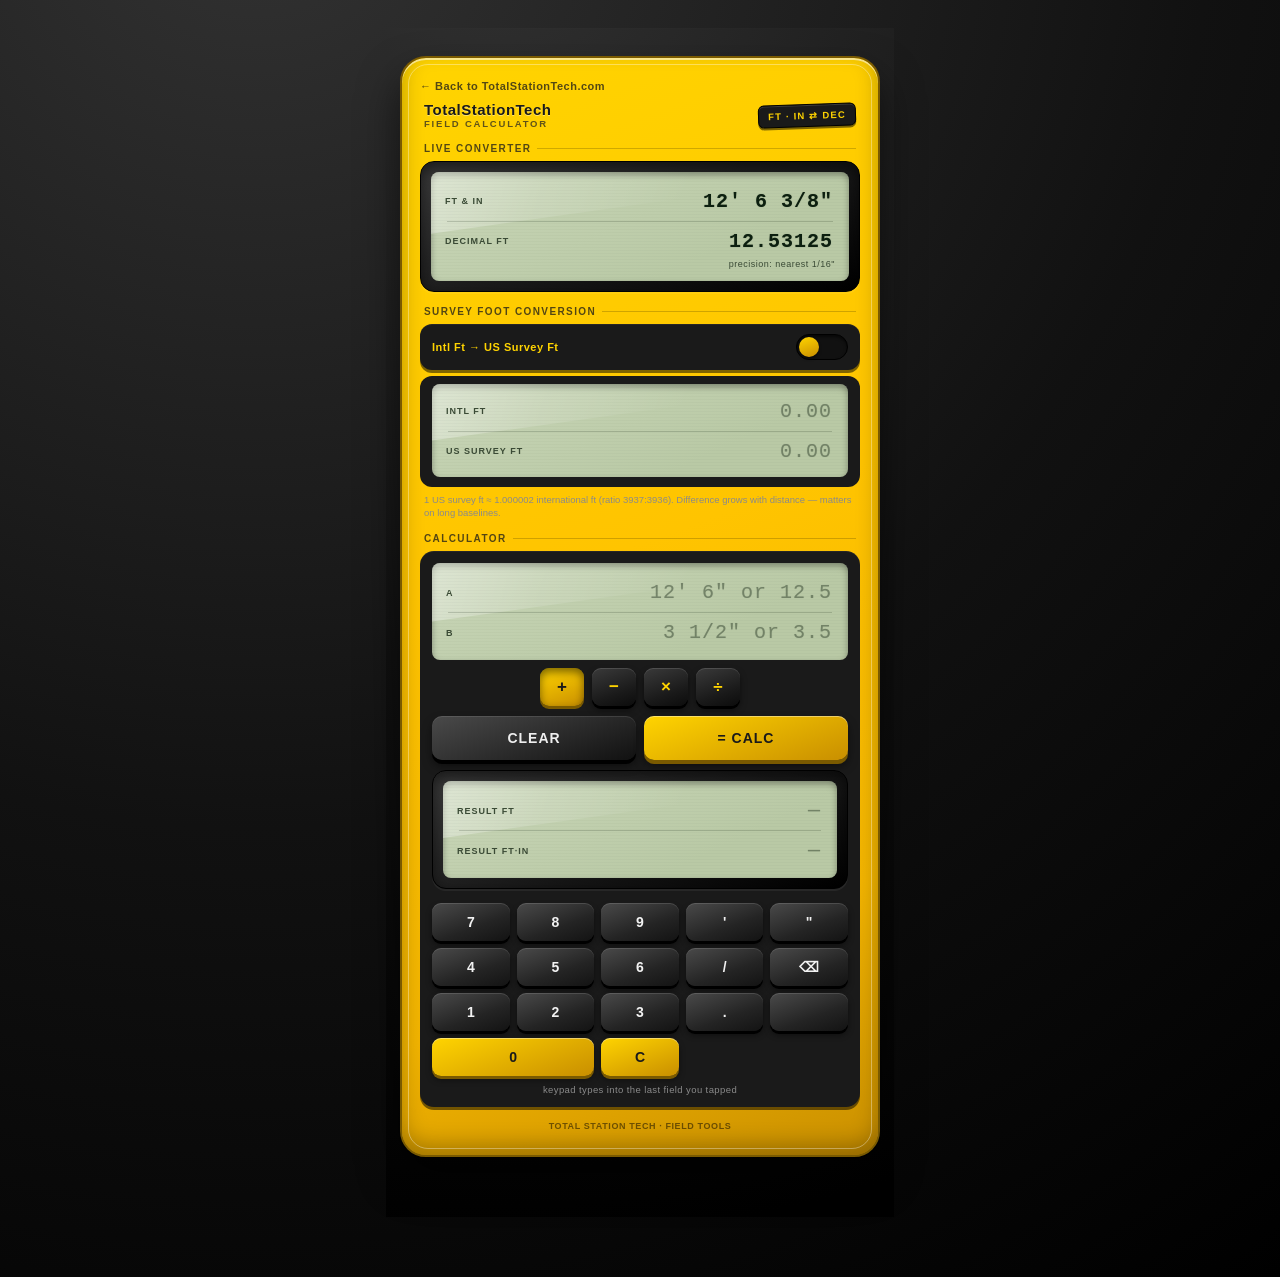
<file: Website/calculator.html>
<!DOCTYPE html>
<html lang="en">
<head>
<meta charset="UTF-8">
<meta name="viewport" content="width=device-width, initial-scale=1.0">
<title>TotalStationTech | Feet-Inches Field Calculator</title>
<style>
  :root{
    --yellow-1:#ffd400;
    --yellow-2:#ffc400;
    --yellow-3:#f2b400;
    --yellow-deep:#c98f00;
    --black-1:#1a1a1a;
    --black-2:#232323;
    --black-3:#2e2e2e;
    --lcd-bg-1:#c9d6b8;
    --lcd-bg-2:#b9c9a5;
    --lcd-ink:#0c1f0f;
    --lcd-ink-dim:#3a4a35;
    --danger:#c73e2b;
  }

  *{ box-sizing:border-box; }

  html,body{
    margin:0;
    padding:0;
    min-height:100%;
    background:
      radial-gradient(circle at 20% -10%, #333 0%, #111 55%, #000 100%);
    font-family:-apple-system,BlinkMacSystemFont,"Segoe UI",Roboto,Helvetica,Arial,sans-serif;
    display:flex;
    align-items:flex-start;
    justify-content:center;
    padding:28px 14px 60px;
  }

  .device{
    width:100%;
    max-width:480px;
    background:
      linear-gradient(160deg, var(--yellow-1) 0%, var(--yellow-2) 45%, var(--yellow-3) 78%, var(--yellow-deep) 100%);
    border-radius:26px;
    padding:18px 18px 24px;
    box-shadow:
      0 2px 0 rgba(255,255,255,.55) inset,
      0 -10px 22px rgba(0,0,0,.28) inset,
      0 22px 40px rgba(0,0,0,.55),
      0 2px 0 rgba(0,0,0,.4);
    position:relative;
    border:2px solid #7a5a00;
  }

  .device::before{
    content:"";
    position:absolute;
    inset:6px;
    border-radius:20px;
    border:1px solid rgba(255,255,255,.35);
    pointer-events:none;
  }

  /* ---------- Header / badge ---------- */
  .badge-row{
    display:flex;
    align-items:center;
    justify-content:space-between;
    margin-bottom:14px;
    padding:0 4px;
  }
  .brand{
    display:flex;
    flex-direction:column;
    line-height:1;
  }
  .brand .name{
    font-weight:900;
    font-size:15px;
    letter-spacing:.5px;
    color:var(--black-1);
    text-shadow:0 1px 0 rgba(255,255,255,.4);
  }
  .brand .sub{
    font-size:9.5px;
    font-weight:700;
    letter-spacing:1.8px;
    color:var(--black-2);
    opacity:.72;
    margin-top:2px;
    text-transform:uppercase;
  }
  .field-badge{
    background:var(--black-1);
    color:var(--yellow-1);
    font-size:9.5px;
    font-weight:800;
    letter-spacing:1.2px;
    padding:5px 9px;
    border-radius:6px;
    box-shadow:0 2px 0 rgba(0,0,0,.5), 0 1px 0 rgba(255,255,255,.15) inset;
    transform:rotate(-2deg);
    border:1px solid #000;
    text-transform:uppercase;
  }

  /* ---------- LCD Screen ---------- */
  .screen-housing{
    background:linear-gradient(160deg,#3b3b3b,#151515 60%,#000);
    border-radius:14px;
    padding:10px;
    box-shadow:
      0 6px 14px rgba(0,0,0,.55) inset,
      0 2px 0 rgba(255,255,255,.06);
    margin-bottom:14px;
    border:1px solid #000;
  }

  .lcd{
    position:relative;
    background:linear-gradient(155deg, var(--lcd-bg-1), var(--lcd-bg-2) 70%);
    border-radius:8px;
    padding:12px 12px 10px;
    overflow:hidden;
    box-shadow: 0 3px 6px rgba(0,0,0,.35) inset;
  }

  /* glossy glass overlay */
  .lcd::before{
    content:"";
    position:absolute;
    top:-40%; left:-20%;
    width:140%; height:70%;
    background:linear-gradient(120deg, rgba(255,255,255,.55) 0%, rgba(255,255,255,.14) 35%, rgba(255,255,255,0) 60%);
    transform:rotate(-8deg);
    pointer-events:none;
  }
  .lcd::after{
    content:"";
    position:absolute;
    inset:0;
    background:repeating-linear-gradient(180deg, rgba(0,0,0,.035) 0px, rgba(0,0,0,.035) 1px, transparent 1px, transparent 3px);
    pointer-events:none;
    mix-blend-mode:multiply;
    opacity:.5;
  }

  .lcd-row{
    position:relative;
    z-index:2;
    display:flex;
    align-items:center;
    justify-content:space-between;
    gap:8px;
    padding:5px 2px;
  }
  .lcd-label{
    font-size:9px;
    font-weight:800;
    letter-spacing:1px;
    text-transform:uppercase;
    color:var(--lcd-ink-dim);
    min-width:64px;
  }
  .lcd-input{
    flex:1;
    background:transparent;
    border:none;
    outline:none;
    text-align:right;
    font-family:'Courier New', Consolas, monospace;
    font-weight:700;
    font-size:20px;
    letter-spacing:1px;
    color:var(--lcd-ink);
    text-shadow:0 0 1px rgba(12,31,15,.3);
    caret-color:var(--lcd-ink);
    min-width:0;
  }
  .lcd-input::placeholder{
    color:var(--lcd-ink-dim);
    opacity:.55;
    font-weight:500;
  }
  .lcd-divider{
    height:1px;
    background:rgba(12,31,15,.18);
    margin:2px 4px;
    position:relative;
    z-index:2;
  }

  .lcd-sub{
    position:relative;
    z-index:2;
    font-size:9px;
    color:var(--lcd-ink-dim);
    text-align:right;
    padding:0 2px 2px;
    letter-spacing:.5px;
    min-height:11px;
  }

  /* ---------- section labels ---------- */
  .section-title{
    font-size:10px;
    font-weight:900;
    letter-spacing:1.4px;
    color:var(--black-1);
    text-transform:uppercase;
    margin:14px 4px 7px;
    opacity:.75;
    display:flex;
    align-items:center;
    gap:6px;
  }
  .section-title::after{
    content:"";
    flex:1;
    height:1px;
    background:rgba(0,0,0,.25);
  }

  /* ---------- Survey toggle strip ---------- */
  .survey-strip{
    background:var(--black-1);
    border-radius:12px;
    padding:10px 12px;
    box-shadow:0 3px 0 rgba(0,0,0,.5), 0 1px 0 rgba(255,255,255,.05) inset;
    display:flex;
    align-items:center;
    justify-content:space-between;
    gap:10px;
    margin-bottom:6px;
  }
  .survey-label{
    color:var(--yellow-1);
    font-size:11px;
    font-weight:800;
    letter-spacing:.5px;
  }
  .toggle{
    position:relative;
    width:52px;
    height:26px;
    background:#111;
    border-radius:14px;
    border:1px solid #000;
    cursor:pointer;
    box-shadow:inset 0 2px 3px rgba(0,0,0,.6);
    flex-shrink:0;
  }
  .toggle .knob{
    position:absolute;
    top:2px; left:2px;
    width:20px;height:20px;
    border-radius:50%;
    background:linear-gradient(160deg,var(--yellow-1),var(--yellow-deep));
    box-shadow:0 2px 3px rgba(0,0,0,.5);
    transition:left .18s ease;
  }
  .toggle.on .knob{ left:28px; }
  .toggle.on{ background:#3a3200; }

  .survey-readout{
    background:var(--black-1);
    border-radius:12px;
    padding:8px 12px 10px;
    margin-bottom:4px;
  }
  .survey-readout .lcd{ padding:10px 12px 8px; }
  .survey-note{
    font-size:9.5px;
    color:#8a8a8a;
    padding:2px 4px 0;
    line-height:1.4;
  }

  /* ---------- Calculator operand rows ---------- */
  .calc-block{
    background:var(--black-1);
    border-radius:14px;
    padding:12px;
    box-shadow:0 3px 0 rgba(0,0,0,.5), 0 1px 0 rgba(255,255,255,.05) inset;
    margin-bottom:6px;
  }

  .op-row{
    display:flex;
    justify-content:center;
    gap:8px;
    margin:8px 0;
  }
  .op-btn{
    width:44px;height:38px;
    border-radius:9px;
    border:none;
    font-size:17px;
    font-weight:800;
    color:var(--yellow-1);
    background:linear-gradient(160deg,#3a3a3a,#1a1a1a 65%,#0c0c0c);
    box-shadow:
      0 3px 0 #000,
      0 4px 6px rgba(0,0,0,.5),
      0 1px 0 rgba(255,255,255,.12) inset;
    cursor:pointer;
    transition:transform .05s ease, box-shadow .05s ease;
  }
  .op-btn:active{
    transform:translateY(2px);
    box-shadow:0 1px 0 #000, 0 1px 2px rgba(0,0,0,.5), 0 1px 0 rgba(255,255,255,.12) inset;
  }
  .op-btn.selected{
    background:linear-gradient(160deg,var(--yellow-1),var(--yellow-deep));
    color:var(--black-1);
    box-shadow:0 3px 0 #7a5a00, 0 4px 8px rgba(0,0,0,.5) inset;
  }

  .equals-row{
    display:flex;
    gap:8px;
    margin-top:10px;
  }
  .btn-wide{
    flex:1;
    height:44px;
    border-radius:10px;
    border:none;
    font-weight:900;
    font-size:14px;
    letter-spacing:1px;
    cursor:pointer;
    text-transform:uppercase;
  }
  .btn-equals{
    background:linear-gradient(160deg,var(--yellow-1),var(--yellow-deep));
    color:var(--black-1);
    box-shadow:0 4px 0 #7a5a00, 0 6px 10px rgba(0,0,0,.5), 0 1px 0 rgba(255,255,255,.4) inset;
  }
  .btn-equals:active{ transform:translateY(3px); box-shadow:0 1px 0 #7a5a00, 0 2px 4px rgba(0,0,0,.5); }
  .btn-clear{
    background:linear-gradient(160deg,#4a4a4a,#222 70%,#111);
    color:#eee;
    box-shadow:0 4px 0 #000, 0 6px 10px rgba(0,0,0,.5), 0 1px 0 rgba(255,255,255,.1) inset;
  }
  .btn-clear:active{ transform:translateY(3px); box-shadow:0 1px 0 #000, 0 2px 4px rgba(0,0,0,.5); }

  /* keypad for the focused field */
  .keypad{
    display:grid;
    grid-template-columns:repeat(5,1fr);
    gap:7px;
    margin-top:10px;
  }
  .key{
    height:38px;
    border-radius:9px;
    border:none;
    font-weight:800;
    font-size:14px;
    color:#f2f2f2;
    background:linear-gradient(160deg,#4a4a4a,#242424 60%,#131313);
    box-shadow:0 3px 0 #000, 0 4px 6px rgba(0,0,0,.45), 0 1px 0 rgba(255,255,255,.12) inset;
    cursor:pointer;
    transition:transform .05s ease, box-shadow .05s ease;
  }
  .key:active{
    transform:translateY(2px);
    box-shadow:0 1px 0 #000, 0 1px 2px rgba(0,0,0,.5), 0 1px 0 rgba(255,255,255,.1) inset;
  }
  .key.accent{
    color:var(--black-1);
    background:linear-gradient(160deg,var(--yellow-1),var(--yellow-deep));
    box-shadow:0 3px 0 #7a5a00, 0 4px 6px rgba(0,0,0,.4), 0 1px 0 rgba(255,255,255,.4) inset;
  }
  .key.wide{ grid-column:span 2; }

  .result-hint{
    font-size:9.5px;
    color:#8a8a8a;
    text-align:center;
    margin-top:8px;
    letter-spacing:.4px;
  }

  .footer-note{
    text-align:center;
    font-size:9px;
    color:rgba(0,0,0,.5);
    letter-spacing:.6px;
    margin-top:14px;
    font-weight:700;
    text-transform:uppercase;
  }

  @media (max-width:360px){
    .keypad{ grid-template-columns:repeat(5,1fr); }
    .lcd-input{ font-size:16px; }
  }
</style>
</head>
<body>

<div class="device" id="device">

  <a href="index.html" style="display:inline-block;margin-bottom:10px;font-size:11px;font-weight:800;letter-spacing:.5px;color:#1a1a1a;text-decoration:none;opacity:.75;">&larr; Back to TotalStationTech.com</a>

  <div class="badge-row">
    <div class="brand">
      <span class="name">TotalStationTech</span>
      <span class="sub">Field Calculator</span>
    </div>
    <div class="field-badge">FT · IN ⇄ DEC</div>
  </div>

  <!-- LIVE TWO-WAY CONVERTER -->
  <div class="section-title">Live Converter</div>
  <div class="screen-housing">
    <div class="lcd">
      <div class="lcd-row">
        <span class="lcd-label">Ft &amp; In</span>
        <input id="fracInput" class="lcd-input" type="text" inputmode="text"
               placeholder="12' 6 3/8&quot;" autocomplete="off" spellcheck="false">
      </div>
      <div class="lcd-divider"></div>
      <div class="lcd-row">
        <span class="lcd-label">Decimal Ft</span>
        <input id="decInput" class="lcd-input" type="text" inputmode="decimal"
               placeholder="12.53" autocomplete="off" spellcheck="false">
      </div>
      <div class="lcd-sub" id="converterNote">precision: nearest 1/16"</div>
    </div>
  </div>

  <!-- SURVEY FOOT TOGGLE -->
  <div class="section-title">Survey Foot Conversion</div>
  <div class="survey-strip">
    <span class="survey-label" id="surveyDirLabel">Intl Ft → US Survey Ft</span>
    <div class="toggle" id="surveyToggle"><div class="knob"></div></div>
  </div>
  <div class="survey-readout">
    <div class="lcd">
      <div class="lcd-row">
        <span class="lcd-label" id="surveyInLabel">Intl Ft</span>
        <input id="surveyInput" class="lcd-input" type="text" inputmode="decimal"
               placeholder="0.00" autocomplete="off" spellcheck="false">
      </div>
      <div class="lcd-divider"></div>
      <div class="lcd-row">
        <span class="lcd-label" id="surveyOutLabel">US Survey Ft</span>
        <input id="surveyOutput" class="lcd-input" type="text" readonly placeholder="0.00">
      </div>
    </div>
  </div>
  <div class="survey-note">1 US survey ft ≈ 1.000002 international ft (ratio 3937:3936). Difference grows with distance — matters on long baselines.</div>

  <!-- CALCULATOR -->
  <div class="section-title">Calculator</div>
  <div class="calc-block">
    <div class="lcd">
      <div class="lcd-row">
        <span class="lcd-label">A</span>
        <input id="opA" class="lcd-input" type="text" placeholder="12' 6&quot; or 12.5"
               autocomplete="off" spellcheck="false">
      </div>
      <div class="lcd-divider"></div>
      <div class="lcd-row">
        <span class="lcd-label">B</span>
        <input id="opB" class="lcd-input" type="text" placeholder="3 1/2&quot; or 3.5"
               autocomplete="off" spellcheck="false">
      </div>
    </div>

    <div class="op-row" id="opRow">
      <button class="op-btn selected" data-op="+">+</button>
      <button class="op-btn" data-op="-">−</button>
      <button class="op-btn" data-op="*">×</button>
      <button class="op-btn" data-op="/">÷</button>
    </div>

    <div class="equals-row">
      <button class="btn-wide btn-clear" id="clearBtn">Clear</button>
      <button class="btn-wide btn-equals" id="equalsBtn">= Calc</button>
    </div>

    <div class="screen-housing" style="margin-top:10px;">
      <div class="lcd">
        <div class="lcd-row">
          <span class="lcd-label">Result Ft</span>
          <input id="resultDec" class="lcd-input" type="text" readonly placeholder="—">
        </div>
        <div class="lcd-divider"></div>
        <div class="lcd-row">
          <span class="lcd-label">Result Ft·In</span>
          <input id="resultFrac" class="lcd-input" type="text" readonly placeholder="—">
        </div>
      </div>
    </div>

    <div class="keypad" id="keypad">
      <button class="key" data-k="7">7</button>
      <button class="key" data-k="8">8</button>
      <button class="key" data-k="9">9</button>
      <button class="key" data-k="'">'</button>
      <button class="key" data-k="&quot;">&quot;</button>

      <button class="key" data-k="4">4</button>
      <button class="key" data-k="5">5</button>
      <button class="key" data-k="6">6</button>
      <button class="key" data-k="/">/</button>
      <button class="key" data-k="-back">⌫</button>

      <button class="key" data-k="1">1</button>
      <button class="key" data-k="2">2</button>
      <button class="key" data-k="3">3</button>
      <button class="key" data-k=".">.</button>
      <button class="key" data-k="space"> </button>

      <button class="key wide accent" data-k="0">0</button>
      <button class="key accent" data-k="-clr">C</button>
    </div>
    <div class="result-hint">keypad types into the last field you tapped</div>
  </div>

  <div class="footer-note">Total Station Tech · Field Tools</div>
</div>

<script>
(function(){
  "use strict";

  /* ---------------- core conversion helpers ---------------- */

  // Parse a fractional feet-inches string like  12' 6 3/8"  ->  decimal feet (number|null)
  function parseFeetInches(raw){
    if (raw == null) return null;
    let s = String(raw).trim();
    if (s === '') return null;

    let neg = false;
    if (s[0] === '-'){ neg = true; s = s.slice(1); }

    // normalize word forms
    s = s.replace(/ft\.?/gi, "'").replace(/in(ch(es)?)?\.?/gi, '"');

    let feet = 0;
    let hasFeetMarker = false;
    const feetMatch = s.match(/(\d+(?:\.\d+)?)\s*'/);
    if (feetMatch){
      feet = parseFloat(feetMatch[1]);
      hasFeetMarker = true;
      s = s.slice(0, feetMatch.index) + s.slice(feetMatch.index + feetMatch[0].length);
    }

    const hasQuote = s.indexOf('"') !== -1;
    s = s.replace(/"/g, '');

    let fracInches = 0;
    let hasFrac = false;
    const fracMatch = s.match(/(\d+)\s*\/\s*(\d+)/);
    if (fracMatch){
      const num = parseFloat(fracMatch[1]);
      const den = parseFloat(fracMatch[2]);
      if (den !== 0){
        fracInches = num / den;
        hasFrac = true;
      }
      s = s.slice(0, fracMatch.index) + s.slice(fracMatch.index + fracMatch[0].length);
    }

    s = s.trim();
    let wholeInches = 0;
    let leftoverNum = null;
    const wholeMatch = s.match(/\d+(?:\.\d+)?/);
    if (wholeMatch){
      leftoverNum = parseFloat(wholeMatch[0]);
    }

    let decimalFeet;
    if (hasFeetMarker || hasQuote || hasFrac){
      // any leftover bare number belongs to inches
      wholeInches = leftoverNum != null ? leftoverNum : 0;
      const totalInches = wholeInches + fracInches;
      decimalFeet = feet + totalInches / 12;
    } else if (leftoverNum != null) {
      // no markers at all -> treat the bare number as feet
      decimalFeet = leftoverNum;
    } else if (hasFeetMarker) {
      decimalFeet = feet;
    } else {
      return null;
    }

    if (isNaN(decimalFeet)) return null;
    if (neg) decimalFeet = -decimalFeet;
    return decimalFeet;
  }

  function gcd(a,b){ return b ? gcd(b, a % b) : a; }

  // decimal feet -> fractional feet-inches string, nearest 1/denom inch
  function decimalToFeetInches(decimalFeet, denom){
    denom = denom || 16;
    if (decimalFeet == null || isNaN(decimalFeet)) return '';
    const neg = decimalFeet < 0;
    let val = Math.abs(decimalFeet);

    let feet = Math.floor(val + 1e-9);
    let remFeet = val - feet;
    let inchesFloat = remFeet * 12;

    let wholeInches = Math.floor(inchesFloat + 1e-9);
    let fracFloat = inchesFloat - wholeInches;
    let numerator = Math.round(fracFloat * denom);
    let denominator = denom;

    if (numerator >= denom){
      numerator = 0;
      wholeInches += 1;
    }
    if (wholeInches >= 12){
      wholeInches -= 12;
      feet += 1;
    }
    if (numerator > 0){
      const g = gcd(numerator, denominator);
      numerator = numerator / g;
      denominator = denominator / g;
    }

    let str = (neg ? '-' : '') + feet + "' ";
    if (numerator > 0){
      str += wholeInches + ' ' + numerator + '/' + denominator + '"';
    } else {
      str += wholeInches + '"';
    }
    return str;
  }

  function formatDecimal(n){
    if (n == null || isNaN(n)) return '';
    let r = Math.round(n * 100000) / 100000;
    return String(r);
  }

  // Detect + parse either format for calculator operands
  function parseAny(raw){
    if (raw == null) return null;
    const s = String(raw).trim();
    if (s === '') return null;
    if (/['"\/]/.test(s) || /\b(ft|in)\b/i.test(s)){
      return parseFeetInches(s);
    }
    const n = parseFloat(s);
    return isNaN(n) ? null : n;
  }

  /* ---------------- live two-way converter ---------------- */

  const fracInput = document.getElementById('fracInput');
  const decInput  = document.getElementById('decInput');
  let lastEdited = null;

  function syncFromFrac(){
    const val = parseFeetInches(fracInput.value);
    if (val != null){
      decInput.value = formatDecimal(val);
    } else if (fracInput.value.trim() === ''){
      decInput.value = '';
    }
  }
  function syncFromDec(){
    const s = decInput.value.trim();
    if (s === ''){ fracInput.value = ''; return; }
    const n = parseFloat(s);
    if (!isNaN(n)){
      fracInput.value = decimalToFeetInches(n, 16);
    }
  }

  fracInput.addEventListener('input', function(){ lastEdited='frac'; syncFromFrac(); });
  decInput.addEventListener('input', function(){ lastEdited='dec'; syncFromDec(); });

  // seed with an example
  fracInput.value = "12' 6 3/8\"";
  syncFromFrac();

  /* ---------------- survey foot toggle ---------------- */

  const SURVEY_PER_INTL = 0.3048 / (1200/3937); // survey ft per 1 intl ft  (~0.999998)
  const surveyToggle = document.getElementById('surveyToggle');
  const surveyInput  = document.getElementById('surveyInput');
  const surveyOutput = document.getElementById('surveyOutput');
  const surveyInLabel  = document.getElementById('surveyInLabel');
  const surveyOutLabel = document.getElementById('surveyOutLabel');
  const surveyDirLabel = document.getElementById('surveyDirLabel');

  let toIntlToSurvey = true; // true: input=intl -> output=survey

  function refreshSurveyLabels(){
    if (toIntlToSurvey){
      surveyInLabel.textContent = 'Intl Ft';
      surveyOutLabel.textContent = 'US Survey Ft';
      surveyDirLabel.textContent = 'Intl Ft → US Survey Ft';
    } else {
      surveyInLabel.textContent = 'US Survey Ft';
      surveyOutLabel.textContent = 'Intl Ft';
      surveyDirLabel.textContent = 'US Survey Ft → Intl Ft';
    }
  }

  function refreshSurveyOutput(){
    const n = parseFloat(surveyInput.value);
    if (isNaN(n)){ surveyOutput.value = ''; return; }
    const out = toIntlToSurvey ? n * SURVEY_PER_INTL : n / SURVEY_PER_INTL;
    surveyOutput.value = formatDecimal(out);
  }

  surveyToggle.addEventListener('click', function(){
    toIntlToSurvey = !toIntlToSurvey;
    surveyToggle.classList.toggle('on', !toIntlToSurvey);
    refreshSurveyLabels();
    refreshSurveyOutput();
  });
  surveyInput.addEventListener('input', refreshSurveyOutput);
  refreshSurveyLabels();

  /* ---------------- calculator ---------------- */

  const opA = document.getElementById('opA');
  const opB = document.getElementById('opB');
  const resultDec = document.getElementById('resultDec');
  const resultFrac = document.getElementById('resultFrac');
  const opRow = document.getElementById('opRow');
  let currentOp = '+';

  opRow.addEventListener('click', function(e){
    const btn = e.target.closest('.op-btn');
    if (!btn) return;
    opRow.querySelectorAll('.op-btn').forEach(b=>b.classList.remove('selected'));
    btn.classList.add('selected');
    currentOp = btn.dataset.op;
  });

  function runCalc(){
    const a = parseAny(opA.value);
    const b = parseAny(opB.value);
    if (a == null || b == null){
      resultDec.value = '—';
      resultFrac.value = 'check inputs';
      return;
    }
    let r;
    switch(currentOp){
      case '+': r = a + b; break;
      case '-': r = a - b; break;
      case '*': r = a * b; break;
      case '/':
        if (b === 0){ resultDec.value = '—'; resultFrac.value = 'div/0'; return; }
        r = a / b; break;
      default: r = a;
    }
    resultDec.value = formatDecimal(r) + ' ft';
    resultFrac.value = decimalToFeetInches(r, 16);
  }

  document.getElementById('equalsBtn').addEventListener('click', runCalc);
  document.getElementById('clearBtn').addEventListener('click', function(){
    opA.value = ''; opB.value = '';
    resultDec.value = ''; resultFrac.value = '';
  });

  /* ---------------- tactile keypad -> last focused field ---------------- */

  let activeField = opA;
  [fracInput, decInput, surveyInput, opA, opB].forEach(f=>{
    f.addEventListener('focus', ()=>{ activeField = f; });
  });

  document.getElementById('keypad').addEventListener('click', function(e){
    const btn = e.target.closest('.key');
    if (!btn) return;
    const k = btn.dataset.k;
    if (!activeField) return;

    if (k === '-clr'){
      activeField.value = '';
    } else if (k === '-back'){
      activeField.value = activeField.value.slice(0, -1);
    } else if (k === 'space'){
      activeField.value += ' ';
    } else {
      activeField.value += k;
    }

    // fire the appropriate live-update handler
    if (activeField === fracInput){ lastEdited='frac'; syncFromFrac(); }
    else if (activeField === decInput){ lastEdited='dec'; syncFromDec(); }
    else if (activeField === surveyInput){ refreshSurveyOutput(); }

    activeField.focus();
  });

})();
</script>
</body>
</html>
</file>
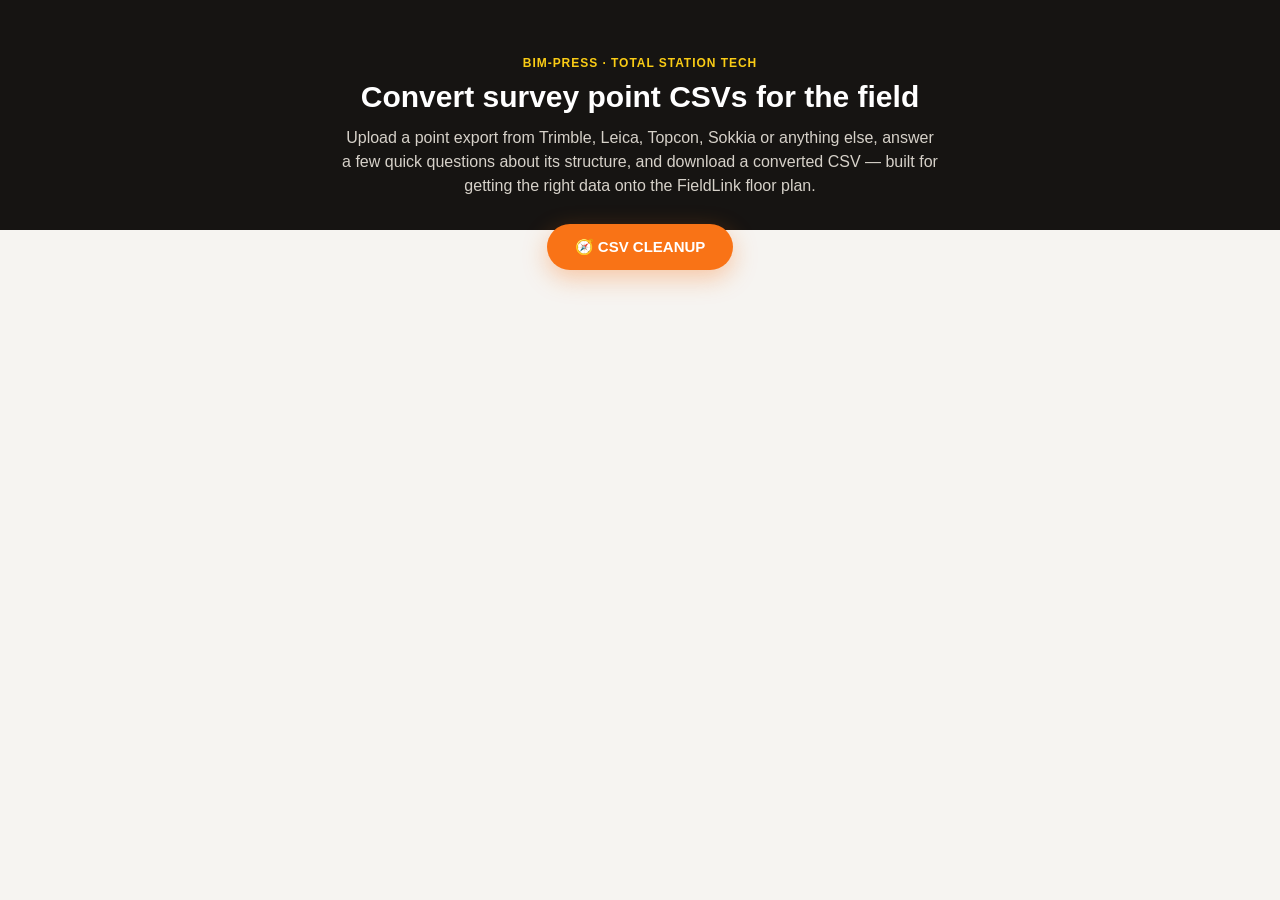
<file: Website/csv-converter.html>
<!DOCTYPE html>
<html lang="en">
<head>
<meta charset="UTF-8">
<meta name="viewport" content="width=device-width, initial-scale=1.0">
<title>Survey Point CSV Converter</title>
<script>
/* PapaParse v5.6.0 — vendored inline so this tool works fully offline (no CDN dependency). MIT License. https://github.com/mholt/PapaParse */
/* @license
Papa Parse
v5.6.0
https://github.com/mholt/PapaParse
License: MIT
*/
((e,t)=>{"function"==typeof define&&define.amd?define([],t):"object"==typeof module&&"undefined"!=typeof exports?module.exports=t():e.Papa=t()})(this,function r(){var n="undefined"!=typeof self?self:"undefined"!=typeof window?window:void 0!==n?n:{};var s=!n.document&&!!n.postMessage,a=n.IS_PAPA_WORKER||!1,o={},h=0,w={};function P(e){return 65279===e.charCodeAt(0)?e.slice(1):e}function u(e){this._handle=null,this._finished=!1,this._completed=!1,this._halted=!1,this._input=null,this._baseIndex=0,this._partialLine="",this._rowCount=0,this._start=0,this._nextChunk=null,this.isFirstChunk=!0,this._completeResults={data:[],errors:[],meta:{}},function(e){var t=b(e);t.chunkSize=parseInt(t.chunkSize),e.step||e.chunk||(t.chunkSize=null);this._handle=new i(t),(this._handle.streamer=this)._config=t}.call(this,e),this.parseChunk=function(t,e){var i=parseInt(this._config.skipFirstNLines)||0;if(this.isFirstChunk&&0<i){let e=this._config.newline;e||(r=this._config.quoteChar||'"',e=this._handle.guessLineEndings(t,r)),t=[...t.split(e).slice(i)].join(e)}this.isFirstChunk&&U(this._config.beforeFirstChunk)&&void 0!==(r=this._config.beforeFirstChunk(t))&&(t=r),this.isFirstChunk=!1,this._halted=!1;var i=this._partialLine+t,r=(this._partialLine="",this._handle.parse(i,this._baseIndex,!this._finished));if(!this._handle.paused()&&!this._handle.aborted()){t=r.meta.cursor,i=(this._finished||(this._partialLine=i.substring(t-this._baseIndex),this._baseIndex=t),r&&r.data&&(this._rowCount+=r.data.length),this._finished||this._config.preview&&this._rowCount>=this._config.preview);if(a)n.postMessage({results:r,workerId:w.WORKER_ID,finished:i});else if(U(this._config.chunk)&&!e){if(this._config.chunk(r,this._handle),this._handle.paused()||this._handle.aborted())return void(this._halted=!0);this._completeResults=r=void 0}return this._config.step||this._config.chunk||(this._completeResults.data=this._completeResults.data.concat(r.data),this._completeResults.errors=this._completeResults.errors.concat(r.errors),this._completeResults.meta=r.meta),this._completed||!i||!U(this._config.complete)||r&&r.meta.aborted||(this._config.complete(this._completeResults,this._input),this._completed=!0),i||r&&r.meta.paused||this._nextChunk(),r}this._halted=!0},this._sendError=function(e){U(this._config.error)?this._config.error(e):a&&this._config.error&&n.postMessage({workerId:w.WORKER_ID,error:e,finished:!1})}}function d(e){var r;(e=e||{}).chunkSize||(e.chunkSize=w.RemoteChunkSize),u.call(this,e),this._nextChunk=s?function(){this._readChunk(),this._chunkLoaded()}:function(){this._readChunk()},this.stream=function(e){this._input=e,this._nextChunk()},this._readChunk=function(){if(this._finished)this._chunkLoaded();else{if(r=new XMLHttpRequest,this._config.withCredentials&&(r.withCredentials=this._config.withCredentials),s||(r.onload=m(this._chunkLoaded,this),r.onerror=m(this._chunkError,this)),r.open(this._config.downloadRequestBody?"POST":"GET",this._input,!s),this._config.downloadRequestHeaders){var e,t=this._config.downloadRequestHeaders;for(e in t)r.setRequestHeader(e,t[e])}var i;this._config.chunkSize&&(i=this._start+this._config.chunkSize-1,r.setRequestHeader("Range","bytes="+this._start+"-"+i));try{r.send(this._config.downloadRequestBody)}catch(e){this._chunkError(e.message)}s&&0===r.status&&this._chunkError()}},this._chunkLoaded=function(){4===r.readyState&&(r.status<200||400<=r.status?this._chunkError():(this._start+=this._config.chunkSize||r.responseText.length,this._finished=!this._config.chunkSize||this._start>=(e=>null!==(e=e.getResponseHeader("Content-Range"))?parseInt(e.substring(e.lastIndexOf("/")+1)):-1)(r),this.parseChunk(r.responseText)))},this._chunkError=function(e){e=r.statusText||e;this._sendError(new Error(e))}}function l(e){(e=e||{}).chunkSize||(e.chunkSize=w.LocalChunkSize),u.call(this,e);var i,r,n="undefined"!=typeof FileReader;this.stream=function(e){this._input=e,r=e.slice||e.webkitSlice||e.mozSlice,n?((i=new FileReader).onload=m(this._chunkLoaded,this),i.onerror=m(this._chunkError,this)):i=new FileReaderSync,this._nextChunk()},this._nextChunk=function(){this._finished||this._config.preview&&!(this._rowCount<this._config.preview)||this._readChunk()},this._readChunk=function(){var e=this._input,t=(this._config.chunkSize&&(t=Math.min(this._start+this._config.chunkSize,this._input.size),e=r.call(e,this._start,t)),i.readAsText(e,this._config.encoding));n||this._chunkLoaded({target:{result:t}})},this._chunkLoaded=function(e){this._start+=this._config.chunkSize,this._finished=!this._config.chunkSize||this._start>=this._input.size,this.parseChunk(e.target.result)},this._chunkError=function(){this._sendError(i.error)}}function f(e){var i;u.call(this,e=e||{}),this.stream=function(e){return i=e,this._nextChunk()},this._nextChunk=function(){var e,t;if(!this._finished)return e=this._config.chunkSize,i=e?(t=i.substring(0,e),i.substring(e)):(t=i,""),this._finished=!i,this.parseChunk(t)}}function c(e){u.call(this,e=e||{});var t=[],i=!0,r=!1;this.pause=function(){u.prototype.pause.apply(this,arguments),this._input.pause()},this.resume=function(){u.prototype.resume.apply(this,arguments),this._input.resume()},this.stream=function(e){this._input=e,this._input.on("data",this._streamData),this._input.on("end",this._streamEnd),this._input.on("error",this._streamError)},this._checkIsFinished=function(){r&&1===t.length&&(this._finished=!0)},this._nextChunk=function(){this._checkIsFinished(),t.length?this.parseChunk(t.shift()):i=!0},this._streamData=m(function(e){try{t.push("string"==typeof e?e:e.toString(this._config.encoding)),i&&(i=!1,this._checkIsFinished(),this.parseChunk(t.shift()))}catch(e){this._streamError(e)}},this),this._streamError=m(function(e){this._streamCleanUp(),this._sendError(e)},this),this._streamEnd=m(function(){this._streamCleanUp(),r=!0,this._streamData("")},this),this._streamCleanUp=m(function(){this._input.removeListener("data",this._streamData),this._input.removeListener("end",this._streamEnd),this._input.removeListener("error",this._streamError)},this)}function i(m){var n,s,a,t,o=Math.pow(2,53),h=-o,u=/^\s*-?(\d+\.?|\.\d+|\d+\.\d+)([eE][-+]?\d+)?\s*$/,d=/^((\d{4}-[01]\d-[0-3]\dT[0-2]\d:[0-5]\d:[0-5]\d\.\d+([+-][0-2]\d:[0-5]\d|Z))|(\d{4}-[01]\d-[0-3]\dT[0-2]\d:[0-5]\d:[0-5]\d([+-][0-2]\d:[0-5]\d|Z))|(\d{4}-[01]\d-[0-3]\dT[0-2]\d:[0-5]\d([+-][0-2]\d:[0-5]\d|Z)))$/,i=this,r=0,l=0,f=!1,e=!1,c=[],p={data:[],errors:[],meta:{}};function y(e){return"greedy"===m.skipEmptyLines?""===e.join("").trim():1===e.length&&0===e[0].length}function _(){if(p&&a&&(k("Delimiter","UndetectableDelimiter","Unable to auto-detect delimiting character; defaulted to '"+w.DefaultDelimiter+"'"),a=!1),m.skipEmptyLines&&(p.data=p.data.filter(function(e){return!y(e)})),g()){if(p)if(Array.isArray(p.data[0])){for(var e=0;g()&&e<p.data.length;e++)p.data[e].forEach(t);p.data.splice(0,1)}else p.data.forEach(t);function t(e,t){e=P(e),U(m.transformHeader)&&(e=m.transformHeader(e,t)),c.push(e)}}function i(e,t){for(var i=m.header?{}:[],r=0;r<e.length;r++){var n=r,s=e[r],s=((e,t)=>(e=>(m.dynamicTypingFunction&&void 0===m.dynamicTyping[e]&&(m.dynamicTyping[e]=m.dynamicTypingFunction(e)),!0===(m.dynamicTyping[e]||m.dynamicTyping)))(e)?"true"===t||"TRUE"===t||"false"!==t&&"FALSE"!==t&&((e=>{if(u.test(e)){e=parseFloat(e);if(h<e&&e<o)return 1}})(t)?parseFloat(t):d.test(t)?new Date(t):""===t?null:t):t)(n=m.header?r>=c.length?"__parsed_extra":c[r]:n,s=m.transform?m.transform(s,n):s);"__parsed_extra"===n?(i[n]=i[n]||[],i[n].push(s)):i[n]=s}return m.header&&(r>c.length?k("FieldMismatch","TooManyFields","Too many fields: expected "+c.length+" fields but parsed "+r,l+t):r<c.length&&k("FieldMismatch","TooFewFields","Too few fields: expected "+c.length+" fields but parsed "+r,l+t)),i}var r;p&&(m.header||m.dynamicTyping||m.transform)&&(r=1,!p.data.length||Array.isArray(p.data[0])?(p.data=p.data.map(i),r=p.data.length):p.data=i(p.data,0),m.header&&p.meta&&(p.meta.fields=c),l+=r)}function g(){return m.header&&0===c.length}function k(e,t,i,r){e={type:e,code:t,message:i};void 0!==r&&(e.row=r),p.errors.push(e)}U(m.step)&&(t=m.step,m.step=function(e){p=e,g()?_():(_(),0!==p.data.length&&(r+=e.data.length,m.preview&&r>m.preview?s.abort():(p.data=p.data[0],t(p,i))))}),this.parse=function(e,t,i){var r=m.quoteChar||'"',r=(m.newline||(m.newline=this.guessLineEndings(e,r)),a=!1,m.delimiter?U(m.delimiter)&&(m.delimiter=m.delimiter(e),p.meta.delimiter=m.delimiter):((r=((e,t,i,r,n)=>{var s,a,o,h;n=n||[",","\t","|",";",w.RECORD_SEP,w.UNIT_SEP];for(var u=0;u<n.length;u++){for(var d,l=n[u],f=0,c=0,p=0,_=(o=void 0,new E({comments:r,delimiter:l,newline:t,preview:10}).parse(e)),g=0;g<_.data.length;g++)i&&y(_.data[g])?p++:(d=_.data[g].length,c+=d,void 0===o?o=d:0<d&&(f+=Math.abs(d-o),o=d));0<_.data.length&&(c/=_.data.length-p),1.99<c&&(void 0===a||f<a||f===a&&h<c)&&(a=f,s=l,h=c)}return{successful:!!(m.delimiter=s),bestDelimiter:s}})(e,m.newline,m.skipEmptyLines,m.comments,m.delimitersToGuess)).successful?m.delimiter=r.bestDelimiter:(a=!0,m.delimiter=w.DefaultDelimiter),p.meta.delimiter=m.delimiter),b(m));return m.preview&&m.header&&r.preview++,n=e,s=new E(r),p=s.parse(n,t,i),_(),f?{meta:{paused:!0}}:p||{meta:{paused:!1}}},this.paused=function(){return f},this.pause=function(){f=!0,s.abort(),n=U(m.chunk)?"":n.substring(s.getCharIndex())},this.resume=function(){i.streamer._halted?(f=!1,i.streamer.parseChunk(n,!0)):setTimeout(i.resume,3)},this.aborted=function(){return e},this.abort=function(){e=!0,s.abort(),p.meta.aborted=!0,U(m.complete)&&m.complete(p),n=""},this.guessLineEndings=function(e,t){e=e.substring(0,1048576);var t=new RegExp(q(t)+"([^]*?)"+q(t),"gm"),i=(e=e.replace(t,"")).split("\r"),t=e.split("\n"),e=1<t.length&&t[0].length<i[0].length;if(1===i.length||e)return"\n";for(var r=0,n=0;n<i.length;n++)"\n"===i[n][0]&&r++;return r>=i.length/2?"\r\n":"\r"}}function q(e){return e.replace(/[.*+?^${}()|[\]\\]/g,"\\$&")}function E(C){var S=(C=C||{}).delimiter,O=C.newline,x=C.comments,I=C.step,A=C.preview,T=C.fastMode,D=null,L=!1,F=null==C.quoteChar?'"':C.quoteChar,z=F;if(void 0!==C.escapeChar&&(z=C.escapeChar),("string"!=typeof S||-1<w.BAD_DELIMITERS.indexOf(S))&&(S=","),x===S)throw new Error("Comment character same as delimiter");!0===x?x="#":("string"!=typeof x||-1<w.BAD_DELIMITERS.indexOf(x))&&(x=!1),"\n"!==O&&"\r"!==O&&"\r\n"!==O&&(O="\n");var M=0,j=!1;this.parse=function(i,t,r){if("string"!=typeof i)throw new Error("Input must be a string");var n=i.length,e=S.length,s=O.length,a=x.length,o=U(I),h=[],u=[],d=[],l=M=0;if(!i)return v();if(T||!1!==T&&-1===i.indexOf(F)){for(var f=i.split(O),c=0;c<f.length;c++){if(d=f[c],M+=d.length,c!==f.length-1)M+=O.length;else if(r)return v();if(!x||d.substring(0,a)!==x){if(o){if(h=[],k(d.split(S)),R(),j)return v()}else k(d.split(S));if(A&&A<=c)return h=h.slice(0,A),v(!0)}}return v()}for(var p=i.indexOf(S,M),_=i.indexOf(O,M),g=new RegExp(q(z)+q(F),"g"),m=i.indexOf(F,M);;)if(i[M]===F)for(m=M,M++;;){if(-1===(m=i.indexOf(F,m+1)))return r||u.push({type:"Quotes",code:"MissingQuotes",message:"Quoted field unterminated",row:h.length,index:M}),E();if(m===n-1)return E(i.substring(M,m).replace(g,F));if(F===z&&i[m+1]===z)m++;else if(F===z||0===m||i[m-1]!==z){-1!==p&&p<m+1&&(p=i.indexOf(S,m+1));var y=w(-1===(_=-1!==_&&_<m+1?i.indexOf(O,m+1):_)?p:Math.min(p,_));if(i.substr(m+1+y,e)===S){d.push(i.substring(M,m).replace(g,F)),i[M=m+1+y+e]!==F&&(m=i.indexOf(F,M)),p=i.indexOf(S,M),_=i.indexOf(O,M);break}y=w(_);if(i.substring(m+1+y,m+1+y+s)===O){if(d.push(i.substring(M,m).replace(g,F)),b(m+1+y+s),p=i.indexOf(S,M),m=i.indexOf(F,M),o&&(R(),j))return v();if(A&&h.length>=A)return v(!0);break}u.push({type:"Quotes",code:"InvalidQuotes",message:"Trailing quote on quoted field is malformed",row:h.length,index:M}),m++}}else if(x&&0===d.length&&i.substring(M,M+a)===x){if(-1===_)return v();M=_+s,_=i.indexOf(O,M),p=i.indexOf(S,M)}else if(-1!==p&&(p<_||-1===_))d.push(i.substring(M,p)),M=p+e,p=i.indexOf(S,M);else{if(-1===_)break;if(d.push(i.substring(M,_)),b(_+s),o&&(R(),j))return v();if(A&&h.length>=A)return v(!0)}return E();function k(e){h.push(e),l=M}function w(e){var t=0;return t=-1!==e&&(e=i.substring(m+1,e))&&""===e.trim()?e.length:t}function E(e){return r||(void 0===e&&(e=i.substring(M)),d.push(e),M=n,k(d),o&&R()),v()}function b(e){M=e,k(d),d=[],_=i.indexOf(O,M)}function v(e){if(C.header&&!t&&h.length&&!L){var s=h[0],a=Object.create(null),o=new Set(s);let n=!1;for(let r=0;r<s.length;r++){let i=P(s[r]);if(a[i=U(C.transformHeader)?C.transformHeader(i,r):i]){let e,t=a[i];for(;e=i+"_"+t,t++,o.has(e););o.add(e),s[r]=e,a[i]++,n=!0,(D=null===D?{}:D)[e]=i}else a[i]=1,s[r]=i;o.add(i)}n&&console.warn("Duplicate headers found and renamed."),L=!0}return{data:h,errors:u,meta:{delimiter:S,linebreak:O,aborted:j,truncated:!!e,cursor:l+(t||0),renamedHeaders:D}}}function R(){I(v()),h=[],u=[]}},this.abort=function(){j=!0},this.getCharIndex=function(){return M}}function p(e){var t=e.data,i=o[t.workerId],r=!1;if(t.error)i.userError(t.error,t.file);else if(t.results&&t.results.data){var n={abort:function(){r=!0,_(t.workerId,{data:[],errors:[],meta:{aborted:!0}})},pause:g,resume:g};if(U(i.userStep)){for(var s=0;s<t.results.data.length&&(i.userStep({data:t.results.data[s],errors:t.results.errors,meta:t.results.meta},n),!r);s++);delete t.results}else U(i.userChunk)&&(i.userChunk(t.results,n,t.file),delete t.results)}t.finished&&!r&&_(t.workerId,t.results)}function _(e,t){var i=o[e];U(i.userComplete)&&i.userComplete(t),i.terminate(),delete o[e]}function g(){throw new Error("Not implemented.")}function b(e){if("object"!=typeof e||null===e)return e;var t,i=Array.isArray(e)?[]:{};for(t in e)i[t]=b(e[t]);return i}function m(e,t){return function(){e.apply(t,arguments)}}function U(e){return"function"==typeof e}return w.parse=function(e,t){var i=(t=t||{}).dynamicTyping||!1;U(i)&&(t.dynamicTypingFunction=i,i={});if(t.dynamicTyping=i,t.transform=!!U(t.transform)&&t.transform,!t.worker||!w.WORKERS_SUPPORTED)return i=null,w.NODE_STREAM_INPUT,"string"==typeof e?(e=P(e),i=new(t.download?d:f)(t)):!0===e.readable&&U(e.read)&&U(e.on)?i=new c(t):(n.File&&e instanceof File||e instanceof Object)&&(i=new l(t)),i.stream(e);(i=(()=>{var e;return!!w.WORKERS_SUPPORTED&&(e=(()=>{var e=n.URL||n.webkitURL||null,t=r.toString();return w.BLOB_URL||(w.BLOB_URL=e.createObjectURL(new Blob(["var global = (function() { if (typeof self !== 'undefined') { return self; } if (typeof window !== 'undefined') { return window; } if (typeof global !== 'undefined') { return global; } return {}; })(); global.IS_PAPA_WORKER=true; ","(",t,")();"],{type:"text/javascript"})))})(),(e=new n.Worker(e)).onmessage=p,e.id=h++,o[e.id]=e)})()).userStep=t.step,i.userChunk=t.chunk,i.userComplete=t.complete,i.userError=t.error,t.step=U(t.step),t.chunk=U(t.chunk),t.complete=U(t.complete),t.error=U(t.error),delete t.worker,i.postMessage({input:e,config:t,workerId:i.id})},w.unparse=function(e,t){var s=!1,g=!0,m=",",y="\r\n",a='"',o=a+a,i=!1,r=null,h=!1,u=((()=>{if("object"==typeof t){if("string"!=typeof t.delimiter||w.BAD_DELIMITERS.filter(function(e){return-1!==t.delimiter.indexOf(e)}).length||(m=t.delimiter),"boolean"!=typeof t.quotes&&"function"!=typeof t.quotes&&!Array.isArray(t.quotes)||(s=t.quotes),"boolean"!=typeof t.skipEmptyLines&&"string"!=typeof t.skipEmptyLines||(i=t.skipEmptyLines),"string"==typeof t.newline&&(y=t.newline),"string"==typeof t.quoteChar&&(a=t.quoteChar,o=a+a),"boolean"==typeof t.header&&(g=t.header),Array.isArray(t.columns)){if(0===t.columns.length)throw new Error("Option columns is empty");r=t.columns}void 0!==t.escapeChar&&(o=t.escapeChar+a),t.escapeFormulae instanceof RegExp?h=t.escapeFormulae:"boolean"==typeof t.escapeFormulae&&t.escapeFormulae&&(h=/^[=+\-@\t\r].*$/)}})(),new RegExp(q(a),"g"));"string"==typeof e&&(e=JSON.parse(e));if(Array.isArray(e)){if(!e.length||Array.isArray(e[0]))return n(null,e,i);if("object"==typeof e[0])return n(r||Object.keys(e[0]),e,i)}else if("object"==typeof e)return"string"==typeof e.data&&(e.data=JSON.parse(e.data)),Array.isArray(e.data)&&(e.fields||(e.fields=e.meta&&e.meta.fields||r),e.fields||(e.fields=Array.isArray(e.data[0])?e.fields:"object"==typeof e.data[0]?Object.keys(e.data[0]):[]),Array.isArray(e.data[0])||"object"==typeof e.data[0]||(e.data=[e.data])),n(e.fields||[],e.data||[],i);throw new Error("Unable to serialize unrecognized input");function n(e,t,i){var r="",n=("string"==typeof e&&(e=JSON.parse(e)),"string"==typeof t&&(t=JSON.parse(t)),Array.isArray(e)&&0<e.length),s=!Array.isArray(t[0]);if(n&&g){for(var a=0;a<e.length;a++)0<a&&(r+=m),r+=k(e[a],a);0<t.length&&(r+=y)}for(var o=0;o<t.length;o++){var h=(n?e:t[o]).length,u=!1,d=n?0===Object.keys(t[o]).length:0===t[o].length;if(i&&!n&&(u="greedy"===i?""===t[o].join("").trim():1===t[o].length&&0===t[o][0].length),"greedy"===i&&n){for(var l=[],f=0;f<h;f++){var c=s?e[f]:f;l.push(t[o][c])}u=""===l.join("").trim()}if(!u){for(var p=0;p<h;p++){0<p&&!d&&(r+=m);var _=n&&s?e[p]:p;r+=k(t[o][_],p)}o<t.length-1&&(!i||0<h&&!d)&&(r+=y)}}return r}function k(e,t){var i,r,n;return null==e?"":e.constructor===Date?isNaN(e.getTime())?"":e.toISOString():(n=!1,h&&"string"==typeof e&&h.test(e)&&(e="'"+e,n=!0),r=(i=e.toString()).replace(u,o),(n=n||!0===s||"function"==typeof s&&s(e,t)||Array.isArray(s)&&s[t]||((e,t)=>{for(var i=0;i<t.length;i++)if(-1<e.indexOf(t[i]))return!0;return!1})(r,w.BAD_DELIMITERS)||-1<r.indexOf(m)||-1<i.indexOf(a)||" "===r.charAt(0)||" "===r.charAt(r.length-1))?a+r+a:r)}},w.RECORD_SEP=String.fromCharCode(30),w.UNIT_SEP=String.fromCharCode(31),w.BYTE_ORDER_MARK="\ufeff",w.BAD_DELIMITERS=["\r","\n",'"',w.BYTE_ORDER_MARK],w.WORKERS_SUPPORTED=!s&&!!n.Worker,w.NODE_STREAM_INPUT=1,w.LocalChunkSize=10485760,w.RemoteChunkSize=5242880,w.DefaultDelimiter=",",w.Parser=E,w.ParserHandle=i,w.NetworkStreamer=d,w.FileStreamer=l,w.StringStreamer=f,w.ReadableStreamStreamer=c,a&&(n.onmessage=function(e){e=e.data;void 0===w.WORKER_ID&&e&&(w.WORKER_ID=e.workerId);"string"==typeof e.input?n.postMessage({workerId:w.WORKER_ID,results:w.parse(e.input,e.config),finished:!0}):(n.File&&e.input instanceof File||e.input instanceof Object)&&(e=w.parse(e.input,e.config))&&n.postMessage({workerId:w.WORKER_ID,results:e,finished:!0})}),(d.prototype=Object.create(u.prototype)).constructor=d,(l.prototype=Object.create(u.prototype)).constructor=l,(f.prototype=Object.create(f.prototype)).constructor=f,(c.prototype=Object.create(u.prototype)).constructor=c,w});
</script>
<style>
  :root{
    --bg:#161412; --panel:#ffffff; --panel-2:#f6f4f1; --border:#e2ddd3;
    --text:#1a1714; --muted:#726b60; --accent:#f97316; --accent-dark:#c2410c;
    --accent-soft:#fff1e2; --danger:#9a3412; --danger-soft:#fff1e2; --warn:#78350f; --warn-soft:#fef9c3;
    --ok:#1a1714; --lock:#1a1714; --lock-soft:#eeece7; --radius:12px;
    font-family:-apple-system,BlinkMacSystemFont,"Segoe UI",Roboto,Helvetica,Arial,sans-serif;
  }
  *{box-sizing:border-box;}
  body{margin:0;background:linear-gradient(180deg,#161412 0%,#161412 230px,#f6f4f1 230px,#f6f4f1 100%);color:var(--text);min-height:100vh;}
  .wrap{max-width:980px;margin:0 auto;padding:0 20px;}

  .hero{padding:56px 0 36px;text-align:center;color:#fff;}
  .hero .eyebrow{text-transform:uppercase;letter-spacing:.08em;font-size:12px;color:#facc15;font-weight:600;margin-bottom:10px;}
  .hero h1{font-size:30px;margin:0 0 12px;}
  .hero p{color:#d6d1c9;max-width:600px;margin:0 auto 26px;line-height:1.5;}
  .btn{display:inline-flex;align-items:center;gap:8px;border:none;border-radius:999px;padding:14px 28px;font-size:15px;font-weight:600;cursor:pointer;transition:transform .12s, box-shadow .12s;}
  .btn:active{transform:translateY(1px);}
  .btn-primary{background:var(--accent);color:#fff;box-shadow:0 8px 24px rgba(249,115,22,.35);}
  .btn-primary:hover{background:var(--accent-dark);}
  .btn-secondary{background:#fff;color:var(--text);border:1px solid var(--border);}
  .btn-secondary:hover{background:var(--panel-2);}
  .btn-ghost{background:transparent;color:var(--muted);border:1px solid transparent;}
  .btn-ghost:hover{color:var(--text);}
  .btn-sm{padding:8px 14px;font-size:12.5px;border-radius:8px;}
  .btn:disabled{opacity:.45;cursor:not-allowed;}

  #app{display:none;padding:24px 0 80px;}
  #app.visible{display:block;}
  .hero.hidden{display:none;}

  .card{background:var(--panel);border:1px solid var(--border);border-radius:var(--radius);padding:28px;box-shadow:0 1px 2px rgba(15,23,42,.04);}

  .steps{display:flex;gap:6px;margin-bottom:22px;flex-wrap:wrap;}
  .step-dot{flex:1;min-width:90px;text-align:center;font-size:10.5px;font-weight:600;color:var(--muted);padding:8px 4px 10px;border-bottom:3px solid var(--border);}
  .step-dot.active{color:var(--accent);border-bottom-color:var(--accent);}
  .step-dot.done{color:var(--ok);border-bottom-color:var(--ok);}

  .step-panel{display:none;}
  .step-panel.active{display:block;}

  h2.step-title{margin:0 0 4px;font-size:20px;}
  p.step-sub{margin:0 0 20px;color:var(--muted);font-size:13.5px;line-height:1.5;}

  .dropzone{border:2px dashed var(--border);border-radius:var(--radius);padding:44px 20px;text-align:center;color:var(--muted);cursor:pointer;transition:border-color .15s,background .15s;}
  .dropzone.drag{border-color:var(--accent);background:var(--accent-soft);}
  .dropzone strong{color:var(--text);}
  .dropzone input{display:none;}
  .file-pill{display:inline-flex;align-items:center;gap:8px;background:var(--accent-soft);color:var(--accent-dark);padding:6px 14px;border-radius:999px;font-size:13px;font-weight:600;margin-top:14px;}

  .table-scroll{overflow:auto;border:1px solid var(--border);border-radius:8px;max-height:240px;margin-top:16px;}
  table{border-collapse:collapse;width:100%;font-size:12.5px;}
  th,td{padding:7px 11px;text-align:left;border-bottom:1px solid var(--border);white-space:nowrap;}
  thead th{background:var(--panel-2);position:sticky;top:0;font-weight:600;}
  tbody tr:hover{background:var(--panel-2);}

  .choice-group{display:flex;flex-direction:column;gap:10px;}
  .choice{display:flex;gap:12px;align-items:flex-start;border:1px solid var(--border);border-radius:10px;padding:14px 16px;cursor:pointer;transition:border-color .12s,background .12s;}
  .choice:hover{border-color:#fdba74;}
  .choice.selected{border-color:var(--accent);background:var(--accent-soft);}
  .choice input{margin-top:3px;}
  .choice .choice-title{font-weight:600;font-size:14px;}
  .choice .choice-sub{color:var(--muted);font-size:12.5px;margin-top:2px;}

  .brand-grid{display:grid;grid-template-columns:repeat(auto-fit,minmax(150px,1fr));gap:10px;margin-bottom:22px;}
  .brand-card{border:1px solid var(--border);border-radius:10px;padding:16px;text-align:center;cursor:pointer;font-weight:600;font-size:13.5px;transition:border-color .12s,background .12s;}
  .brand-card:hover{border-color:#fdba74;}
  .brand-card.selected{border-color:var(--accent);background:var(--accent-soft);color:var(--accent-dark);}
  .brand-card .sub{display:block;font-weight:400;color:var(--muted);font-size:11px;margin-top:4px;}

  .toggle-row{display:flex;gap:10px;margin-bottom:24px;}
  .toggle-row .choice{flex:1;}

  select, .num-input, input[type="text"]{border:1px solid var(--border);border-radius:8px;padding:8px 11px;font-size:13px;background:#fff;}

  .map-row{border:1px solid var(--border);border-radius:10px;padding:12px 14px;margin-bottom:10px;background:var(--panel-2);}
  .map-row.protected{background:var(--lock-soft);border-color:#d6d1c9;}
  .map-row-top{display:flex;align-items:center;gap:12px;flex-wrap:wrap;}
  .map-row .col-name{font-weight:700;font-size:13px;min-width:170px;}
  .map-row .sample{color:var(--muted);font-size:11.5px;}
  .map-row select{min-width:190px;}
  .lock-badge{display:inline-flex;align-items:center;gap:4px;background:#e4e0d8;color:var(--lock);font-size:10.5px;font-weight:700;padding:3px 8px;border-radius:999px;text-transform:uppercase;letter-spacing:.03em;}
  .warn-banner{margin-top:10px;background:var(--warn-soft);border:1px solid #fde047;color:var(--warn);border-radius:8px;padding:10px 12px;font-size:12.5px;line-height:1.5;}
  .warn-banner .actions{margin-top:8px;display:flex;gap:8px;}
  .error-banner{background:var(--danger-soft);border:1px solid #fb923c;color:var(--danger);border-radius:8px;padding:10px 14px;font-size:12.5px;margin-bottom:16px;}

  .field-row{border:1px solid var(--border);border-radius:10px;padding:14px;margin-bottom:10px;}
  .field-row-head{display:flex;justify-content:space-between;align-items:center;gap:10px;flex-wrap:wrap;}
  .field-row-title{font-weight:700;font-size:13.5px;}
  .field-row-title .tag{font-weight:500;color:var(--muted);font-size:11.5px;}
  .field-row select{margin-top:8px;}
  .prefix-check{display:flex;align-items:center;gap:6px;font-size:12px;color:var(--muted);margin-top:8px;}

  .footer-nav{display:flex;justify-content:space-between;align-items:center;margin-top:26px;}
  .footer-nav .right{display:flex;gap:10px;}

  .summary-list{list-style:none;padding:0;margin:0 0 20px;display:flex;flex-direction:column;gap:8px;}
  .summary-list li{font-size:13px;color:var(--text);background:var(--panel-2);border:1px solid var(--border);border-radius:8px;padding:10px 14px;display:flex;justify-content:space-between;gap:10px;}
  .summary-list li span.label{color:var(--muted);}
  .badge{display:inline-block;background:var(--accent-soft);color:var(--accent-dark);font-size:11px;font-weight:700;padding:2px 8px;border-radius:999px;}
  .badge-lock{background:#e4e0d8;color:var(--lock);}

  .privacy-note{text-align:center;color:#948c7f;font-size:12px;margin-top:18px;}
  .top-actions{display:flex;justify-content:flex-end;margin-bottom:10px;}
  .hint{font-size:11.5px;color:var(--muted);margin-top:2px;}
</style>
</head>
<body>

  <section class="hero" id="hero">
    <div class="wrap">
      <div class="eyebrow">BIM-Press &middot; Total Station Tech</div>
      <h1>Convert survey point CSVs for the field</h1>
      <p>Upload a point export from Trimble, Leica, Topcon, Sokkia or anything else, answer a few quick questions about its structure, and download a converted CSV — built for getting the right data onto the FieldLink floor plan.</p>
      <button class="btn btn-primary" id="launchBtn">🧭 CSV CLEANUP</button>
    </div>
  </section>

  <main id="app">
    <div class="wrap">
      <div class="top-actions">
        <button class="btn btn-ghost" id="closeAppBtn">&larr; Back to site</button>
      </div>
      <div class="card">
        <div class="steps" id="stepsNav"></div>

        <!-- Step 0: Upload -->
        <div class="step-panel active" data-step="0">
          <h2 class="step-title">1. Upload your point file</h2>
          <p class="step-sub">Drag a file in, or click to browse. We'll take a quick look at its structure before asking anything.</p>
          <div class="dropzone" id="dropzone">
            <div id="dropzoneText"><strong>Click to upload</strong> or drag a .csv file here</div>
            <input type="file" id="fileInput" accept=".csv,text/csv">
            <div id="filePill"></div>
          </div>
          <div class="table-scroll" id="rawPreviewWrap" style="display:none;">
            <table id="rawPreviewTable"></table>
          </div>
        </div>

        <!-- Step 1: file structure -->
        <div class="step-panel" data-step="1">
          <h2 class="step-title">2. Tell us about this file</h2>
          <p class="step-sub">Two quick questions so we read the columns correctly.</p>

          <p style="font-weight:600;font-size:13.5px;margin:0 0 8px;">Does the first row contain column headers?</p>
          <div class="toggle-row">
            <label class="choice selected" data-value="yes">
              <input type="radio" name="hasHeader" value="yes" checked>
              <div><div class="choice-title">Yes</div><div class="choice-sub">Row 1 is labels like NAME, X, Y, Z…</div></div>
            </label>
            <label class="choice" data-value="no">
              <input type="radio" name="hasHeader" value="no">
              <div><div class="choice-title">No</div><div class="choice-sub">Row 1 is already data (raw P,N,E,Z,D export)</div></div>
            </label>
          </div>

          <p style="font-weight:600;font-size:13.5px;margin:0 0 8px;">Which system exported this file?</p>
          <div class="brand-grid" id="brandGrid"></div>
          <p class="hint" id="brandHint"></p>
        </div>

        <!-- Step 2: column mapping -->
        <div class="step-panel" data-step="2">
          <h2 class="step-title">3. Confirm what each column is</h2>
          <p class="step-sub"><span class="lock-badge">🔒 locked</span> columns (Point Number, coordinates, Elevation) are left unchanged by default — everything else you can freely remap in the next step.</p>
          <div id="mapError" class="error-banner" style="display:none;"></div>
          <div id="columnMapper"></div>
        </div>

        <!-- Step 3: coordinate order -->
        <div class="step-panel" data-step="3">
          <h2 class="step-title">4. Confirm coordinate order</h2>
          <p class="step-sub">Easting and Northing get swapped between formats all the time — quick check before we lock this in.</p>
          <div class="choice-group" id="coordOrderChoices"></div>
        </div>

        <!-- Step 4: field routing -->
        <div class="step-panel" data-step="4">
          <h2 class="step-title">5. Route your Description, Layer &amp; attribute fields</h2>
          <p class="step-sub">FieldLink only shows Point Number, Elevation and Description on the floor plan — anything buried in an attribute column is invisible out there. Move what matters into Description.</p>
          <div id="fieldRouter"></div>
        </div>

        <!-- Step 5: review -->
        <div class="step-panel" data-step="5">
          <h2 class="step-title">6. Review &amp; download</h2>
          <p class="step-sub">Here's what we're about to do, and a preview of the converted file.</p>
          <ul class="summary-list" id="summaryList"></ul>
          <div class="table-scroll" id="cleanPreviewWrap">
            <table id="cleanPreviewTable"></table>
          </div>
          <div class="footer-nav" style="margin-top:22px;">
            <button class="btn btn-secondary" id="startOverBtn">Start over</button>
            <button class="btn btn-primary" id="downloadBtn">⬇ Download converted CSV</button>
          </div>
        </div>

        <div class="footer-nav" id="mainNav">
          <button class="btn btn-secondary" id="backBtn">Back</button>
          <div class="right"><button class="btn btn-primary" id="nextBtn" disabled>Next</button></div>
        </div>
      </div>
      <p class="privacy-note">Your file is processed entirely in this browser tab. Nothing is uploaded to a server.</p>
    </div>
  </main>

<script>
(function(){
  "use strict";

  var STEP_NAMES = ["Upload","File info","Mapping","Coord order","Field routing","Review"];
  var PROTECTED_ROLES = ["pointNumber","coordA","coordB","elevation"];
  var ROLE_LABELS = {
    pointNumber: "Point Number", coordA: "Coordinate 1", coordB: "Coordinate 2",
    elevation: "Elevation (Z)", description: "Description", layer: "Layer",
    attrName: "Attribute Name", attrValue: "Attribute Value", ignore: "Ignore / Drop"
  };
  var BRANDS = [
    { key:"trimble", label:"Trimble", sub:"Revit export tool" },
    { key:"leica", label:"Leica", sub:"Captivate / Infinity" },
    { key:"topcon", label:"Topcon", sub:"MAGNET Field" },
    { key:"sokkia", label:"Sokkia", sub:"PENZD export" },
    { key:"other", label:"Other / Not sure", sub:"Manual mapping" }
  ];
  // Best-effort positional defaults when there's no header row. Field-software
  // export order varies even within one brand, so these are starting guesses —
  // always confirmed/edited on the mapping + coordinate-order steps.
  var POSITIONAL_PRESETS = {
    trimble: ["pointNumber","coordA","coordB","elevation","description","layer"],
    leica:   ["pointNumber","coordA","coordB","elevation","description"],
    topcon:  ["pointNumber","coordA","coordB","elevation","description"],
    sokkia:  ["pointNumber","coordA","coordB","elevation","description"],
    other:   ["pointNumber","coordA","coordB","elevation","description"]
  };
  var BRAND_NOTES = {
    trimble: "We recognize exact headers from your Revit-based export tool (NAME, X( ft ), Y( ft ), Z( ft ), DESC, LAYER, ATTRIBUTE… pairs).",
    leica: "Leica export headers vary by software/config — we'll guess from common naming (Easting/Northing/Elevation/Code) and you confirm each column.",
    topcon: "Topcon MAGNET Field exports (e.g. ENZD/PNEZD) vary by config — we'll guess from common naming and you confirm each column.",
    sokkia: "Sokkia PENZD-style exports vary by config — we'll guess from common naming and you confirm each column.",
    other: "No preset — we'll take a generic guess at each column and you assign the rest manually."
  };

  var state = {
    step: 0,
    hasHeaderRow: true,
    brand: "trimble",
    rawHeaders: [],
    rawRows: [],
    columnRoles: {},          // header -> role
    protectedOriginal: {},    // header -> true if auto-detected as one of the 4 protected roles
    warnAccepted: {},         // header -> true once user confirms override warning
    coordOrder: "A_east",     // "A_east" (coordA=Easting) | "A_north" (coordA=Northing)
    actions: {}               // header -> {action, prefixLabel, pairedNameHeader}
  };

  // ---------------------- Format detection ----------------------
  function normHeader(h){ return String(h||"").trim().toUpperCase().replace(/\s+/g," "); }

  function detectTrimbleExact(headers){
    var norm = headers.map(normHeader);
    var core = ["NAME","X( FT )","Y( FT )","Z( FT )","DESC","LAYER"];
    // tolerate spacing variants like X(FT) or X( ft )
    var coreLoose = norm.slice(0,6).map(function(h){ return h.replace(/\s+/g,""); });
    var coreExpect = core.map(function(h){ return h.replace(/\s+/g,""); });
    for (var i=0;i<coreExpect.length;i++){
      if (coreLoose[i] !== coreExpect[i]) return false;
    }
    return true;
  }

  function aliasRole(header){
    var h = normHeader(header);
    if (/^(NAME|POINT|PT|PNO|POINT ID|PID|POINT NUMBER|POINT#|PT#|P)$/.test(h)) return "pointNumber";
    if (/EAST/.test(h)) return "coordA_east"; // explicit easting
    if (/NORTH/.test(h)) return "coordA_north"; // explicit northing
    if (/^X(\(.*\))?$/.test(h)) return "coordA_x";
    if (/^Y(\(.*\))?$/.test(h)) return "coordA_y";
    if (/ELEV|^Z(\(.*\))?$|HEIGHT/.test(h)) return "elevation";
    if (/ATTRIBUTE.*NAME/.test(h)) return "attrName";
    if (/ATTRIBUTE.*VALUE/.test(h)) return "attrValue";
    if (/LAYER|CLASS/.test(h)) return "layer";
    if (/DESC|^CODE$|^D$/.test(h)) return "description";
    return null;
  }

  // Detect columns + roles + coordOrder guess from headers (header-row case)
  function autoDetect(headers, brand){
    var roles = {};
    var coordOrderGuess = "A_east";
    var isTrimbleExact = brand === "trimble" && detectTrimbleExact(headers);

    if (isTrimbleExact){
      headers.forEach(function(h){
        var n = normHeader(h).replace(/\s+/g,"");
        if (n === "NAME") roles[h] = "pointNumber";
        else if (n === "X(FT)") roles[h] = "coordA";
        else if (n === "Y(FT)") roles[h] = "coordB";
        else if (n === "Z(FT)") roles[h] = "elevation";
        else if (n === "DESC") roles[h] = "description";
        else if (n === "LAYER") roles[h] = "layer";
        else if (/^ATTRIBUTE\d+NAME$/.test(n)) roles[h] = "attrName";
        else if (/^ATTRIBUTE\d+VALUE$/.test(n)) roles[h] = "attrValue";
        else roles[h] = "ignore";
      });
      coordOrderGuess = "A_east"; // X = Easting per Trimble/Point Layout convention
      return { roles: roles, coordOrder: coordOrderGuess, confident: true };
    }

    // Generic alias detection (used for Leica/Topcon/Sokkia/Other and as fallback)
    var explicitEast = null, explicitNorth = null, xCol = null, yCol = null;
    headers.forEach(function(h){
      var a = aliasRole(h);
      if (a === "coordA_east") explicitEast = h;
      else if (a === "coordA_north") explicitNorth = h;
      else if (a === "coordA_x") xCol = h;
      else if (a === "coordA_y") yCol = h;
      else if (a) roles[h] = a;
      else roles[h] = "ignore";
    });

    if (explicitEast && explicitNorth){
      roles[explicitEast] = "coordA"; roles[explicitNorth] = "coordB";
      coordOrderGuess = "A_east"; // coordA explicitly labeled Easting
    } else if (xCol && yCol){
      roles[xCol] = "coordA"; roles[yCol] = "coordB";
      coordOrderGuess = "A_east"; // typical X=Easting convention, but ambiguous — user confirms
    } else if (explicitEast && yCol){
      roles[explicitEast] = "coordA"; roles[yCol] = "coordB"; coordOrderGuess = "A_east";
    } else if (explicitNorth && xCol){
      roles[explicitNorth] = "coordA"; roles[xCol] = "coordB"; coordOrderGuess = "A_north";
    }

    return { roles: roles, coordOrder: coordOrderGuess, confident: !!((explicitEast&&explicitNorth)||(xCol&&yCol)) };
  }

  function autoDetectPositional(headers, brand){
    var order = POSITIONAL_PRESETS[brand] || POSITIONAL_PRESETS.other;
    var roles = {};
    headers.forEach(function(h, i){
      if (i < order.length) roles[h] = order[i];
      else if ((i - order.length) % 2 === 0) roles[h] = "attrName";
      else roles[h] = "attrValue";
    });
    return { roles: roles, coordOrder: "A_east", confident: false };
  }

  // ---------------------- Core transform (pure, testable) ----------------------
  function applyConversion(rawRows, rawHeaders, columnRoles, actions){
    function headerForRole(role){
      for (var i=0;i<rawHeaders.length;i++){ if (columnRoles[rawHeaders[i]] === role) return rawHeaders[i]; }
      return null;
    }
    var protectedHeaders = PROTECTED_ROLES.map(headerForRole).filter(Boolean);

    var descContributors = [], layerContributors = [], standalone = [];

    rawHeaders.forEach(function(h){
      var role = columnRoles[h];
      if (!role || role === "ignore" || PROTECTED_ROLES.indexOf(role) !== -1) return;
      var act = (actions[h] || { action: "own" });
      var entry = { header: h, replace: false, prefix: act.prefixLabel ? act.pairedNameHeader : null };

      if (role === "description" || role === "layer"){
        if (act.action === "own"){ (role === "description" ? descContributors : layerContributors).push(entry); }
        else if (act.action === "appendDescription"){ descContributors.push(entry); }
        else if (act.action === "replaceDescription"){ entry.replace = true; descContributors.push(entry); }
        else if (act.action === "appendLayer"){ layerContributors.push(entry); }
        else if (act.action === "replaceLayer"){ entry.replace = true; layerContributors.push(entry); }
        else if (act.action === "drop"){ /* excluded */ }
      } else { // attrName, attrValue, or other generic editable
        if (act.action === "own"){ standalone.push(h); }
        else if (act.action === "appendDescription"){ descContributors.push(entry); }
        else if (act.action === "replaceDescription"){ entry.replace = true; descContributors.push(entry); }
        else if (act.action === "appendLayer"){ layerContributors.push(entry); }
        else if (act.action === "replaceLayer"){ entry.replace = true; layerContributors.push(entry); }
        else if (act.action === "drop"){ /* excluded */ }
      }
    });

    var descHeaderOut = headerForRole("description") || "Description";
    var layerHeaderOut = headerForRole("layer") || "Layer";
    var hasDesc = descContributors.length > 0;
    var hasLayer = layerContributors.length > 0;

    var outHeaders = protectedHeaders.slice();
    if (hasDesc) outHeaders.push(descHeaderOut);
    if (hasLayer) outHeaders.push(layerHeaderOut);
    standalone.forEach(function(h){ outHeaders.push(h); });

    function cellValue(row, c){
      var raw = row[c.header];
      raw = (raw === undefined || raw === null) ? "" : String(raw).trim();
      if (!raw) return "";
      if (c.prefix){
        var label = row[c.prefix];
        label = (label === undefined || label === null) ? "" : String(label).trim();
        if (label) return label + ": " + raw;
      }
      return raw;
    }
    function compose(row, contributors){
      var replaceVal = null;
      contributors.forEach(function(c){
        if (c.replace){ var v = cellValue(row, c); if (v && replaceVal === null) replaceVal = v; }
      });
      if (replaceVal !== null) return replaceVal;
      var parts = [];
      contributors.forEach(function(c){ if (!c.replace){ var v = cellValue(row, c); if (v) parts.push(v); } });
      return parts.join(" | ");
    }

    var outRows = rawRows.map(function(row){
      var out = {};
      protectedHeaders.forEach(function(h){
        var v = row[h]; out[h] = (v === undefined || v === null) ? "" : String(v).trim();
      });
      if (hasDesc) out[descHeaderOut] = compose(row, descContributors);
      if (hasLayer) out[layerHeaderOut] = compose(row, layerContributors);
      standalone.forEach(function(h){
        var v = row[h]; out[h] = (v === undefined || v === null) ? "" : String(v).trim();
      });
      return out;
    });

    return { headers: outHeaders, rows: outRows };
  }

  window.__csvConverterApply = applyConversion;
  window.__csvConverterAutoDetect = autoDetect;

  // ---------------------- DOM helpers ----------------------
  function $(sel){ return document.querySelector(sel); }
  function $all(sel){ return Array.prototype.slice.call(document.querySelectorAll(sel)); }
  function escapeHtml(s){ return String(s).replace(/[&<>"']/g, function(c){ return {"&":"&amp;","<":"&lt;",">":"&gt;","\"":"&quot;","'":"&#39;"}[c]; }); }

  var hero = $("#hero"), app = $("#app");
  var launchBtn = $("#launchBtn"), closeAppBtn = $("#closeAppBtn");
  var dropzone = $("#dropzone"), fileInput = $("#fileInput"), filePill = $("#filePill");
  var rawPreviewWrap = $("#rawPreviewWrap"), rawPreviewTable = $("#rawPreviewTable");
  var stepsNav = $("#stepsNav");
  var backBtn = $("#backBtn"), nextBtn = $("#nextBtn");
  var brandGrid = $("#brandGrid"), brandHint = $("#brandHint");
  var columnMapper = $("#columnMapper"), mapError = $("#mapError");
  var coordOrderChoices = $("#coordOrderChoices");
  var fieldRouter = $("#fieldRouter");
  var summaryList = $("#summaryList"), cleanPreviewTable = $("#cleanPreviewTable");
  var startOverBtn = $("#startOverBtn"), downloadBtn = $("#downloadBtn");

  launchBtn.addEventListener("click", function(){ hero.classList.add("hidden"); app.classList.add("visible"); window.scrollTo(0,0); });
  closeAppBtn.addEventListener("click", function(){ resetAll(); app.classList.remove("visible"); hero.classList.remove("hidden"); });

  // ---------------------- Upload ----------------------
  dropzone.addEventListener("click", function(){ fileInput.click(); });
  ["dragenter","dragover"].forEach(function(evt){ dropzone.addEventListener(evt, function(e){ e.preventDefault(); dropzone.classList.add("drag"); }); });
  ["dragleave","drop"].forEach(function(evt){ dropzone.addEventListener(evt, function(e){ e.preventDefault(); dropzone.classList.remove("drag"); }); });
  dropzone.addEventListener("drop", function(e){ var f = e.dataTransfer.files[0]; if (f) handleFile(f); });
  fileInput.addEventListener("change", function(e){ var f = e.target.files[0]; if (f) handleFile(f); });

  function handleFile(file){
    filePill.innerHTML = '<span class="file-pill">📄 ' + escapeHtml(file.name) + '</span>';
    var useHeader = document.querySelector('input[name="hasHeader"]:checked') ? document.querySelector('input[name="hasHeader"]:checked').value === "yes" : true;
    parseFile(file, useHeader);
  }

  function parseFile(file, useHeader){
    Papa.parse(file, {
      header: false,
      skipEmptyLines: true,
      complete: function(results){
        var rows = results.data;
        if (useHeader){
          state.rawHeaders = (rows[0] || []).map(function(h){ return String(h).trim(); });
          state.rawRows = rows.slice(1).map(function(r){
            var o = {}; state.rawHeaders.forEach(function(h,i){ o[h] = r[i] !== undefined ? r[i] : ""; }); return o;
          });
        } else {
          var width = rows.reduce(function(m,r){ return Math.max(m, r.length); }, 0);
          state.rawHeaders = [];
          for (var i=0;i<width;i++) state.rawHeaders.push("Column " + (i+1));
          state.rawRows = rows.map(function(r){
            var o = {}; state.rawHeaders.forEach(function(h,i){ o[h] = r[i] !== undefined ? r[i] : ""; }); return o;
          });
        }
        state.hasHeaderRow = useHeader;
        runDetection();
        renderRawPreview();
        nextBtn.disabled = state.rawHeaders.length === 0;
      },
      error: function(err){ alert("Could not parse that file: " + err.message); }
    });
  }

  function renderRawPreview(){
    rawPreviewWrap.style.display = state.rawRows.length ? "block" : "none";
    rawPreviewTable.innerHTML = buildTableHTML(state.rawHeaders, state.rawRows.slice(0, 6));
  }
  function buildTableHTML(headers, rows){
    var thead = "<thead><tr>" + headers.map(function(h){ return "<th>" + escapeHtml(h) + "</th>"; }).join("") + "</tr></thead>";
    var tbody = "<tbody>" + rows.map(function(r){
      return "<tr>" + headers.map(function(h){ return "<td>" + escapeHtml(r[h] === undefined ? "" : String(r[h])) + "</td>"; }).join("") + "</tr>";
    }).join("") + "</tbody>";
    return thead + tbody;
  }

  // ---------------------- Step 1: brand + header toggle ----------------------
  function renderBrandGrid(){
    brandGrid.innerHTML = BRANDS.map(function(b){
      return '<div class="brand-card' + (state.brand === b.key ? " selected" : "") + '" data-brand="' + b.key + '">' +
        escapeHtml(b.label) + '<span class="sub">' + escapeHtml(b.sub) + '</span></div>';
    }).join("");
    $all(".brand-card").forEach(function(card){
      card.addEventListener("click", function(){
        state.brand = card.getAttribute("data-brand");
        renderBrandGrid();
        runDetection();
      });
    });
    brandHint.textContent = BRAND_NOTES[state.brand] || "";
  }
  renderBrandGrid();

  $all('.toggle-row .choice').forEach(function(choiceEl){
    choiceEl.addEventListener("click", function(){
      $all('.toggle-row .choice').forEach(function(c){ c.classList.remove("selected"); });
      choiceEl.classList.add("selected");
      var radio = choiceEl.querySelector('input[type="radio"]');
      if (radio) radio.checked = true;
      // Re-parse with the new header assumption if a file is already loaded
      if (fileInput.files && fileInput.files[0]) parseFile(fileInput.files[0], choiceEl.getAttribute("data-value") === "yes");
    });
  });

  // ---------------------- Detection orchestration ----------------------
  function runDetection(){
    if (!state.rawHeaders.length) return;
    var result = state.hasHeaderRow ? autoDetect(state.rawHeaders, state.brand) : autoDetectPositional(state.rawHeaders, state.brand);
    state.columnRoles = result.roles;
    state.coordOrder = result.coordOrder;
    state.protectedOriginal = {};
    state.warnAccepted = {};
    state.actions = {};
    state.rawHeaders.forEach(function(h){
      if (PROTECTED_ROLES.indexOf(state.columnRoles[h]) !== -1) state.protectedOriginal[h] = true;
      else if (state.columnRoles[h] && state.columnRoles[h] !== "ignore") state.actions[h] = { action: "own", prefixLabel: false, pairedNameHeader: null };
    });
  }

  // ---------------------- Step 2: column mapping ----------------------
  var ROLE_OPTIONS = ["pointNumber","coordA","coordB","elevation","description","layer","attrName","attrValue","ignore"];

  function buildColumnMapper(){
    columnMapper.innerHTML = "";
    state.rawHeaders.forEach(function(h){
      var role = state.columnRoles[h] || "ignore";
      var isProtectedNow = PROTECTED_ROLES.indexOf(role) !== -1;
      var wasProtected = !!state.protectedOriginal[h];
      var sample = state.rawRows[0] ? String(state.rawRows[0][h] || "") : "";

      var row = document.createElement("div");
      row.className = "map-row" + (isProtectedNow ? " protected" : "");
      row.setAttribute("data-header", h);

      var optionsHtml = ROLE_OPTIONS.map(function(r){
        return '<option value="' + r + '"' + (r === role ? " selected" : "") + '>' + ROLE_LABELS[r] + '</option>';
      }).join("");

      row.innerHTML =
        '<div class="map-row-top">' +
          '<span class="col-name">' + escapeHtml(h) + (isProtectedNow ? ' <span class="lock-badge">🔒 locked</span>' : '') + '</span>' +
          '<select class="role-select">' + optionsHtml + '</select>' +
          '<span class="sample">e.g. "' + escapeHtml(sample) + '"</span>' +
        '</div>' +
        '<div class="warn-slot"></div>';

      columnMapper.appendChild(row);

      var select = row.querySelector(".role-select");
      var warnSlot = row.querySelector(".warn-slot");

      function renderWarnIfNeeded(){
        var currentRole = select.value;
        var stillProtected = PROTECTED_ROLES.indexOf(currentRole) !== -1;
        if (wasProtected && !stillProtected && !state.warnAccepted[h]){
          warnSlot.innerHTML =
            '<div class="warn-banner">⚠️ <strong>' + escapeHtml(h) + '</strong> is typically left unchanged — Point Number, coordinates and Elevation columns are protected because tools like FieldLink key off them directly. Remapping this column may break compatibility.' +
            '<div class="actions">' +
              '<button type="button" class="btn btn-secondary btn-sm keep-protected-btn">Keep protected</button>' +
              '<button type="button" class="btn btn-primary btn-sm override-btn">Yes, remap anyway</button>' +
            '</div></div>';
          warnSlot.querySelector(".keep-protected-btn").addEventListener("click", function(){
            select.value = state.columnRoles[h]; // revert to last accepted role
            renderWarnIfNeeded();
            validateMapping();
          });
          warnSlot.querySelector(".override-btn").addEventListener("click", function(){
            state.warnAccepted[h] = true;
            state.columnRoles[h] = currentRole;
            if (currentRole !== "ignore") state.actions[h] = state.actions[h] || { action: "own", prefixLabel: false, pairedNameHeader: null };
            warnSlot.innerHTML = "";
            row.classList.remove("protected");
            row.querySelector(".col-name").innerHTML = escapeHtml(h);
            validateMapping();
          });
        } else {
          warnSlot.innerHTML = "";
        }
      }
      renderWarnIfNeeded();

      select.addEventListener("change", function(){
        var newRole = select.value;
        var stillProtected = PROTECTED_ROLES.indexOf(newRole) !== -1;
        if (wasProtected && !stillProtected && !state.warnAccepted[h]){
          renderWarnIfNeeded();
          return; // don't commit yet — wait for explicit confirm
        }
        state.columnRoles[h] = newRole;
        if (newRole !== "ignore" && PROTECTED_ROLES.indexOf(newRole) === -1){
          state.actions[h] = state.actions[h] || { action: "own", prefixLabel: false, pairedNameHeader: null };
        } else {
          delete state.actions[h];
        }
        buildColumnMapper(); // rebuild to refresh lock styling + badges
        validateMapping();
      });
    });
    validateMapping();
  }

  function validateMapping(){
    var counts = {};
    PROTECTED_ROLES.forEach(function(r){ counts[r] = 0; });
    state.rawHeaders.forEach(function(h){ if (PROTECTED_ROLES.indexOf(state.columnRoles[h]) !== -1) counts[state.columnRoles[h]]++; });
    var problems = [];
    PROTECTED_ROLES.forEach(function(r){
      if (counts[r] === 0) problems.push("No column assigned to " + ROLE_LABELS[r] + ".");
      if (counts[r] > 1) problems.push("More than one column assigned to " + ROLE_LABELS[r] + " — pick one.");
    });
    var hasPendingWarning = state.rawHeaders.some(function(h){
      return state.protectedOriginal[h] && PROTECTED_ROLES.indexOf(state.columnRoles[h]) === -1 && !state.warnAccepted[h];
    });
    if (problems.length){
      mapError.style.display = "block";
      mapError.textContent = problems.join(" ");
      nextBtn.disabled = state.step === 2;
    } else {
      mapError.style.display = "none";
      if (state.step === 2) nextBtn.disabled = hasPendingWarning;
    }
    return problems.length === 0;
  }

  // ---------------------- Step 3: coordinate order ----------------------
  function headerForRole(role){
    for (var i=0;i<state.rawHeaders.length;i++){ if (state.columnRoles[state.rawHeaders[i]] === role) return state.rawHeaders[i]; }
    return null;
  }
  function buildCoordOrderStep(){
    var hA = headerForRole("coordA"), hB = headerForRole("coordB");
    var sampleA = (state.rawRows[0] && hA) ? state.rawRows[0][hA] : "";
    var sampleB = (state.rawRows[0] && hB) ? state.rawRows[0][hB] : "";
    coordOrderChoices.innerHTML =
      '<label class="choice' + (state.coordOrder === "A_east" ? " selected" : "") + '" data-value="A_east">' +
        '<input type="radio" name="coordOrder" value="A_east"' + (state.coordOrder === "A_east" ? " checked" : "") + '>' +
        '<div><div class="choice-title">"' + escapeHtml(hA||"Coordinate 1") + '" is Easting (X), "' + escapeHtml(hB||"Coordinate 2") + '" is Northing (Y)</div>' +
        '<div class="choice-sub">Sample: ' + escapeHtml(hA||"") + ' = ' + escapeHtml(String(sampleA)) + ', ' + escapeHtml(hB||"") + ' = ' + escapeHtml(String(sampleB)) + '</div></div>' +
      '</label>' +
      '<label class="choice' + (state.coordOrder === "A_north" ? " selected" : "") + '" data-value="A_north">' +
        '<input type="radio" name="coordOrder" value="A_north"' + (state.coordOrder === "A_north" ? " checked" : "") + '>' +
        '<div><div class="choice-title">"' + escapeHtml(hA||"Coordinate 1") + '" is Northing (Y), "' + escapeHtml(hB||"Coordinate 2") + '" is Easting (X)</div>' +
        '<div class="choice-sub">Common on N,E,Z-ordered exports</div></div>' +
      '</label>';
    $all('#coordOrderChoices .choice').forEach(function(choiceEl){
      choiceEl.addEventListener("click", function(){
        $all('#coordOrderChoices .choice').forEach(function(c){ c.classList.remove("selected"); });
        choiceEl.classList.add("selected");
        var radio = choiceEl.querySelector('input[type="radio"]');
        if (radio) radio.checked = true;
        state.coordOrder = choiceEl.getAttribute("data-value");
      });
    });
  }

  // ---------------------- Step 4: field routing ----------------------
  function computeAttrPairs(){
    var names = state.rawHeaders.filter(function(h){ return state.columnRoles[h] === "attrName"; });
    var values = state.rawHeaders.filter(function(h){ return state.columnRoles[h] === "attrValue"; });
    var pairs = [];
    var n = Math.max(names.length, values.length);
    for (var i=0;i<n;i++){ pairs.push({ nameHeader: names[i] || null, valueHeader: values[i] || null }); }
    return pairs;
  }

  var ACTION_OPTIONS = [
    { v: "own", label: "Keep as its own column" },
    { v: "appendDescription", label: "Add into Description" },
    { v: "replaceDescription", label: "Replace Description with this" },
    { v: "appendLayer", label: "Add into Layer" },
    { v: "replaceLayer", label: "Replace Layer with this" },
    { v: "drop", label: "Drop this column" }
  ];

  function buildFieldRouter(){
    fieldRouter.innerHTML = "";
    var pairs = computeAttrPairs();

    // link paired attrValue -> attrName for label-prefix option
    pairs.forEach(function(p){
      if (p.valueHeader && p.nameHeader){
        state.actions[p.valueHeader] = state.actions[p.valueHeader] || { action: "own", prefixLabel: false, pairedNameHeader: null };
        state.actions[p.valueHeader].pairedNameHeader = p.nameHeader;
      }
    });

    var editableHeaders = state.rawHeaders.filter(function(h){
      var role = state.columnRoles[h];
      return role && role !== "ignore" && PROTECTED_ROLES.indexOf(role) === -1;
    });

    if (!editableHeaders.length){
      fieldRouter.innerHTML = '<p class="hint">No editable columns to route — everything is either protected or ignored.</p>';
      return;
    }

    editableHeaders.forEach(function(h){
      var role = state.columnRoles[h];
      var act = state.actions[h] || { action: "own", prefixLabel: false, pairedNameHeader: null };
      state.actions[h] = act;
      var pairedLabel = act.pairedNameHeader;

      var row = document.createElement("div");
      row.className = "field-row";
      row.setAttribute("data-header", h);

      var optHtml = ACTION_OPTIONS.map(function(o){
        return '<option value="' + o.v + '"' + (o.v === act.action ? " selected" : "") + '>' + o.label + '</option>';
      }).join("");

      row.innerHTML =
        '<div class="field-row-head">' +
          '<span class="field-row-title">' + escapeHtml(h) + ' <span class="tag">(' + ROLE_LABELS[role] + ')</span></span>' +
        '</div>' +
        '<select class="action-select">' + optHtml + '</select>' +
        (pairedLabel ? '<label class="prefix-check"><input type="checkbox" class="prefix-check-input"' + (act.prefixLabel ? " checked" : "") + '> Prefix with its label from "' + escapeHtml(pairedLabel) + '" (e.g. "Room: 101")</label>' : "");

      fieldRouter.appendChild(row);

      row.querySelector(".action-select").addEventListener("change", function(e){
        state.actions[h].action = e.target.value;
      });
      var prefixInput = row.querySelector(".prefix-check-input");
      if (prefixInput){
        prefixInput.addEventListener("change", function(e){ state.actions[h].prefixLabel = e.target.checked; });
      }
    });
  }

  // ---------------------- Navigation ----------------------
  function renderStepsNav(){
    stepsNav.innerHTML = STEP_NAMES.map(function(name, i){
      var cls = "step-dot" + (i === state.step ? " active" : (i < state.step ? " done" : ""));
      return '<div class="' + cls + '">' + (i+1) + ". " + name + "</div>";
    }).join("");
  }

  function goToStep(n){
    state.step = n;
    $all(".step-panel").forEach(function(p){ p.classList.toggle("active", parseInt(p.getAttribute("data-step"),10) === n); });
    renderStepsNav();
    backBtn.style.visibility = n === 0 ? "hidden" : "visible";
    document.getElementById("mainNav").style.display = n === STEP_NAMES.length - 1 ? "none" : "flex";

    if (n === 0) nextBtn.disabled = state.rawHeaders.length === 0;
    if (n === 1) nextBtn.disabled = false;
    if (n === 2){ buildColumnMapper(); }
    if (n === 3){ buildCoordOrderStep(); nextBtn.disabled = false; }
    if (n === 4){ buildFieldRouter(); nextBtn.disabled = false; }
    if (n === 5){ renderReview(); }
  }

  nextBtn.addEventListener("click", function(){ if (state.step < STEP_NAMES.length - 1) goToStep(state.step + 1); });
  backBtn.addEventListener("click", function(){ if (state.step > 0) goToStep(state.step - 1); });

  var lastResult = null;
  function renderReview(){
    lastResult = applyConversion(state.rawRows, state.rawHeaders, state.columnRoles, state.actions);

    var hA = headerForRole("coordA"), hB = headerForRole("coordB");
    var eastLabel = state.coordOrder === "A_east" ? hA : hB;
    var northLabel = state.coordOrder === "A_east" ? hB : hA;

    var items = [];
    items.push(rowItem("Format", BRANDS.filter(function(b){return b.key===state.brand;})[0].label + (state.hasHeaderRow ? "" : " (no header row)")));
    items.push(rowItem("Point Number column", headerForRole("pointNumber") || "—", true));
    items.push(rowItem("Easting", eastLabel || "—", true));
    items.push(rowItem("Northing", northLabel || "—", true));
    items.push(rowItem("Elevation", headerForRole("elevation") || "—", true));
    items.push(rowItem("Output columns", lastResult.headers.length + " total"));
    items.push(rowItem("Output rows", lastResult.rows.length));
    summaryList.innerHTML = items.join("");

    cleanPreviewTable.innerHTML = buildTableHTML(lastResult.headers, lastResult.rows.slice(0, 8));
  }
  function rowItem(label, value, locked){
    return '<li><span class="label">' + escapeHtml(label) + '</span><span><span class="badge' + (locked?" badge-lock":"") + '">' + escapeHtml(String(value)) + '</span></span></li>';
  }

  downloadBtn.addEventListener("click", function(){
    if (!lastResult) return;
    var csv = Papa.unparse({ fields: lastResult.headers, data: lastResult.rows.map(function(r){ return lastResult.headers.map(function(h){ return r[h]; }); }) });
    var blob = new Blob([csv], { type: "text/csv;charset=utf-8;" });
    var url = URL.createObjectURL(blob);
    var a = document.createElement("a");
    a.href = url; a.download = "converted.csv";
    document.body.appendChild(a); a.click(); document.body.removeChild(a);
    setTimeout(function(){ URL.revokeObjectURL(url); }, 1000);
  });

  startOverBtn.addEventListener("click", function(){ resetAll(); });

  function resetAll(){
    state = { step:0, hasHeaderRow:true, brand:"trimble", rawHeaders:[], rawRows:[], columnRoles:{}, protectedOriginal:{}, warnAccepted:{}, coordOrder:"A_east", actions:{} };
    fileInput.value = "";
    filePill.innerHTML = "";
    rawPreviewWrap.style.display = "none";
    renderBrandGrid();
    goToStep(0);
  }

  renderStepsNav();
  goToStep(0);
})();
</script>
</body>
</html>
</file>
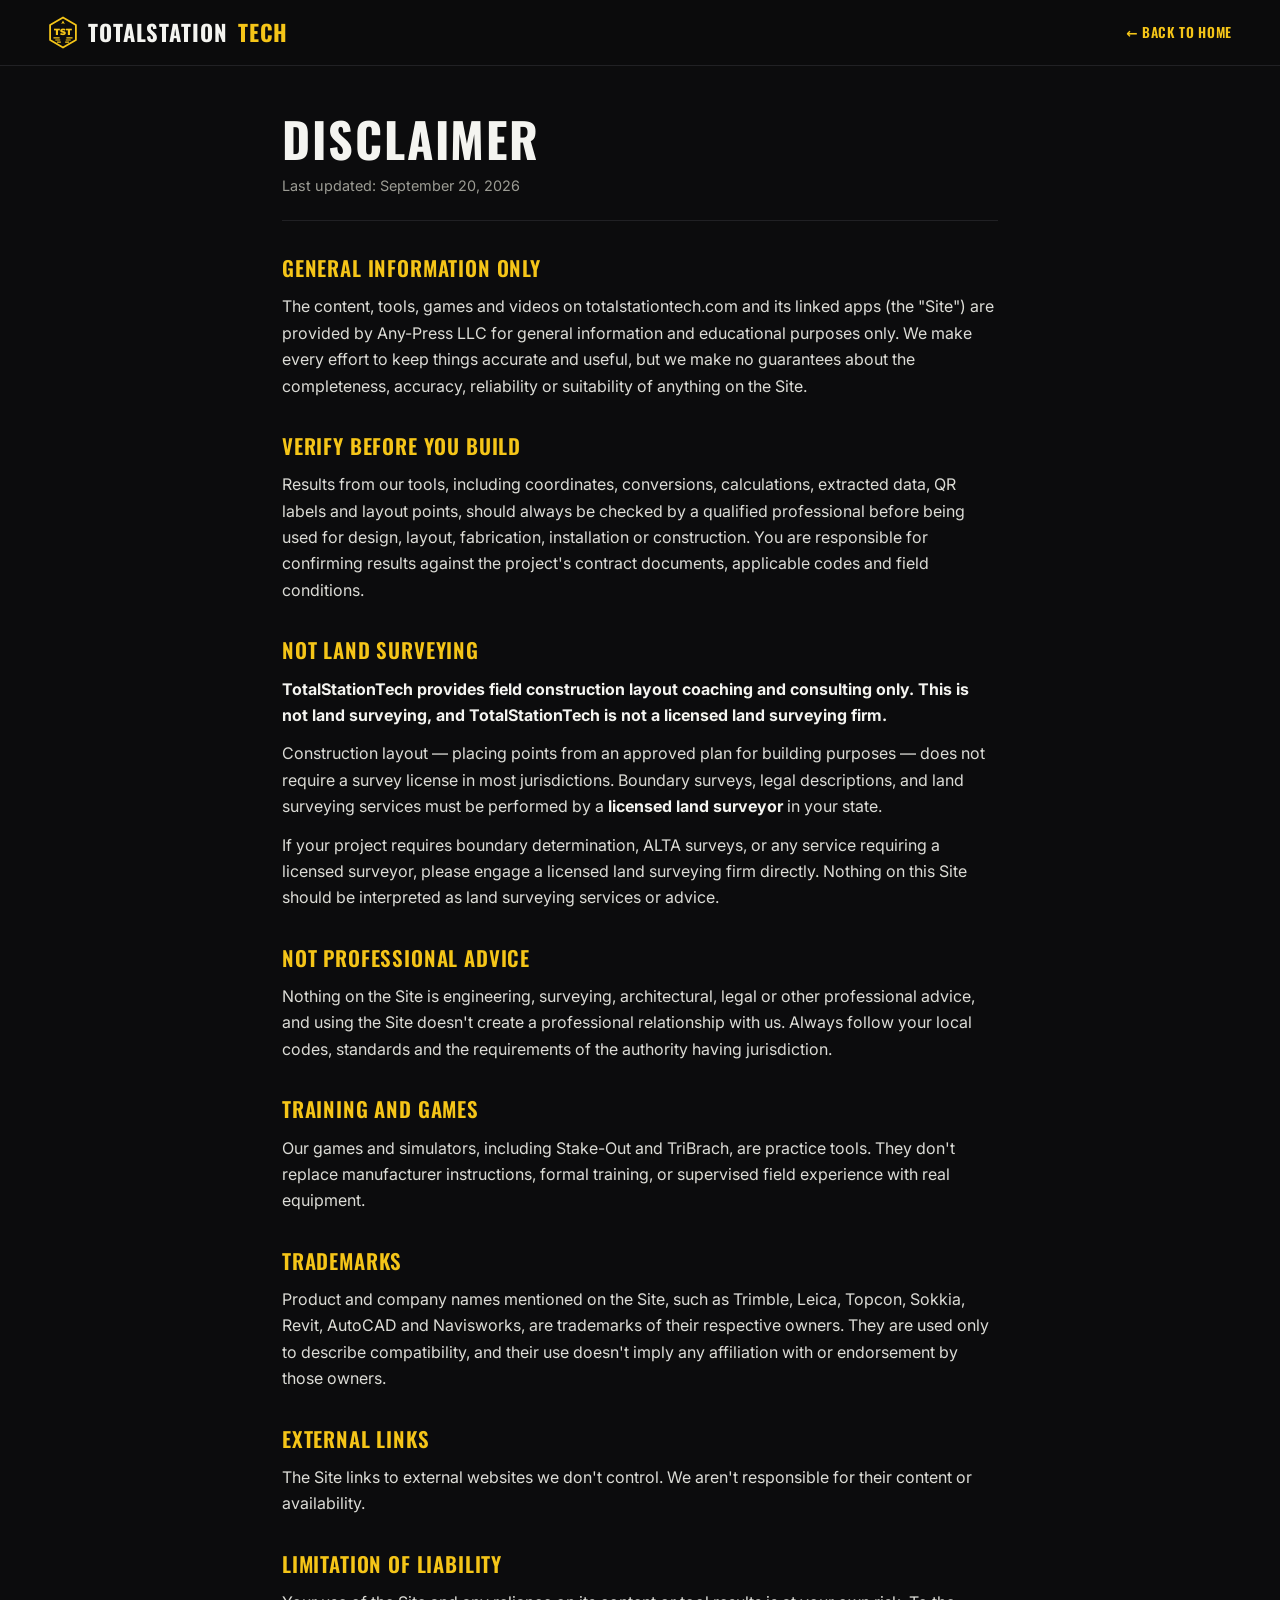
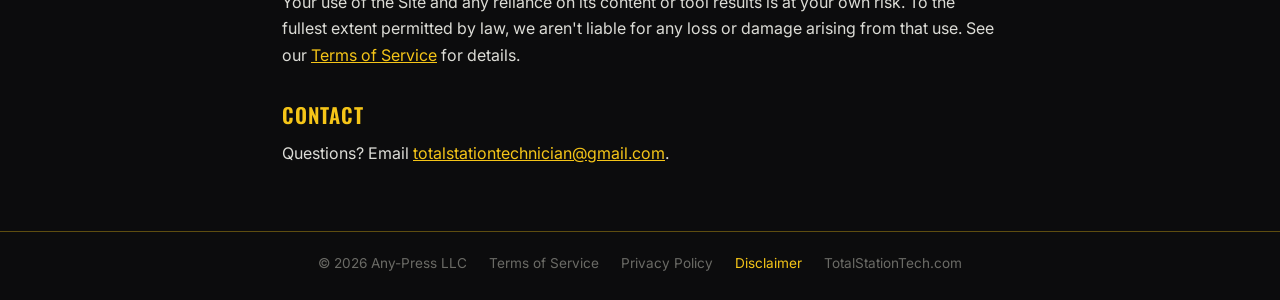
<file: Website/disclaimer.html>
<!DOCTYPE html>
<html lang="en">
<head>
<meta charset="UTF-8">
<meta name="viewport" content="width=device-width, initial-scale=1.0">
<title>Disclaimer | TotalStationTech</title>
<link rel="preconnect" href="https://fonts.googleapis.com">
<link rel="preconnect" href="https://fonts.gstatic.com" crossorigin>
<link href="https://fonts.googleapis.com/css2?family=Oswald:wght@500;600;700&family=Inter:wght@400;500;600;700&family=Montserrat:wght@600;700;800;900&display=swap" rel="stylesheet">
<link rel="stylesheet" href="assets/legal.css">
</head>
<body>
<!--
  PLACEHOLDER TEXT: generic small-business disclaimer, not custom legal advice.
  Update once Any-Press LLC is formed.
-->
<header class="legal-header">
  <a class="logo" href="index.html" aria-label="TotalStationTech home">
    <svg viewBox="0 0 100 110" aria-hidden="true" focusable="false">
      <polygon points="50,5 93,30 93,80 50,105 7,80 7,30" fill="#0c0c0d" stroke="currentColor" stroke-width="6" stroke-linejoin="round"/>
      <path d="M50 15l6 12-6-3-6 3z" fill="currentColor"/>
      <text x="50" y="62" text-anchor="middle" font-family="Montserrat, 'Arial Black', Arial, sans-serif" font-weight="900" font-size="31" fill="currentColor">TST</text>
      <path d="M20 73h17M26 80h13M32 87h9M80 73H63M74 80H61M68 87h-9" stroke="currentColor" stroke-width="3.6" stroke-linecap="square"/>
    </svg>
    TotalStation<span>Tech</span>
  </a>
  <a class="back" href="index.html">&larr; Back to home</a>
</header>

<main>
  <h1>Disclaimer</h1>
  <p class="updated">Last updated: September 20, 2026</p>

  <h2>General information only</h2>
  <p>The content, tools, games and videos on totalstationtech.com and its linked apps (the "Site") are provided by Any-Press LLC for general information and educational purposes only. We make every effort to keep things accurate and useful, but we make no guarantees about the completeness, accuracy, reliability or suitability of anything on the Site.</p>

  <h2>Verify before you build</h2>
  <p>Results from our tools, including coordinates, conversions, calculations, extracted data, QR labels and layout points, should always be checked by a qualified professional before being used for design, layout, fabrication, installation or construction. You are responsible for confirming results against the project's contract documents, applicable codes and field conditions.</p>

  <h2>Not land surveying</h2>
  <p><strong>TotalStationTech provides field construction layout coaching and consulting only. This is not land surveying, and TotalStationTech is not a licensed land surveying firm.</strong></p>
  <p>Construction layout — placing points from an approved plan for building purposes — does not require a survey license in most jurisdictions. Boundary surveys, legal descriptions, and land surveying services must be performed by a <strong>licensed land surveyor</strong> in your state.</p>
  <p>If your project requires boundary determination, ALTA surveys, or any service requiring a licensed surveyor, please engage a licensed land surveying firm directly. Nothing on this Site should be interpreted as land surveying services or advice.</p>

  <h2>Not professional advice</h2>
  <p>Nothing on the Site is engineering, surveying, architectural, legal or other professional advice, and using the Site doesn't create a professional relationship with us. Always follow your local codes, standards and the requirements of the authority having jurisdiction.</p>

  <h2>Training and games</h2>
  <p>Our games and simulators, including Stake-Out and TriBrach, are practice tools. They don't replace manufacturer instructions, formal training, or supervised field experience with real equipment.</p>

  <h2>Trademarks</h2>
  <p>Product and company names mentioned on the Site, such as Trimble, Leica, Topcon, Sokkia, Revit, AutoCAD and Navisworks, are trademarks of their respective owners. They are used only to describe compatibility, and their use doesn't imply any affiliation with or endorsement by those owners.</p>

  <h2>External links</h2>
  <p>The Site links to external websites we don't control. We aren't responsible for their content or availability.</p>

  <h2>Limitation of liability</h2>
  <p>Your use of the Site and any reliance on its content or tool results is at your own risk. To the fullest extent permitted by law, we aren't liable for any loss or damage arising from that use. See our <a href="terms.html">Terms of Service</a> for details.</p>

  <h2>Contact</h2>
  <p>Questions? Email <a href="mailto:totalstationtechnician@gmail.com">totalstationtechnician@gmail.com</a>.</p>
</main>

<footer class="legal-footer">
  <span>&copy; 2026 Any-Press LLC</span>
  <a href="terms.html">Terms of Service</a>
  <a href="privacy.html">Privacy Policy</a>
  <a href="disclaimer.html" aria-current="page">Disclaimer</a>
  <a href="index.html">TotalStationTech.com</a>
</footer>
</body>
</html>
</file>
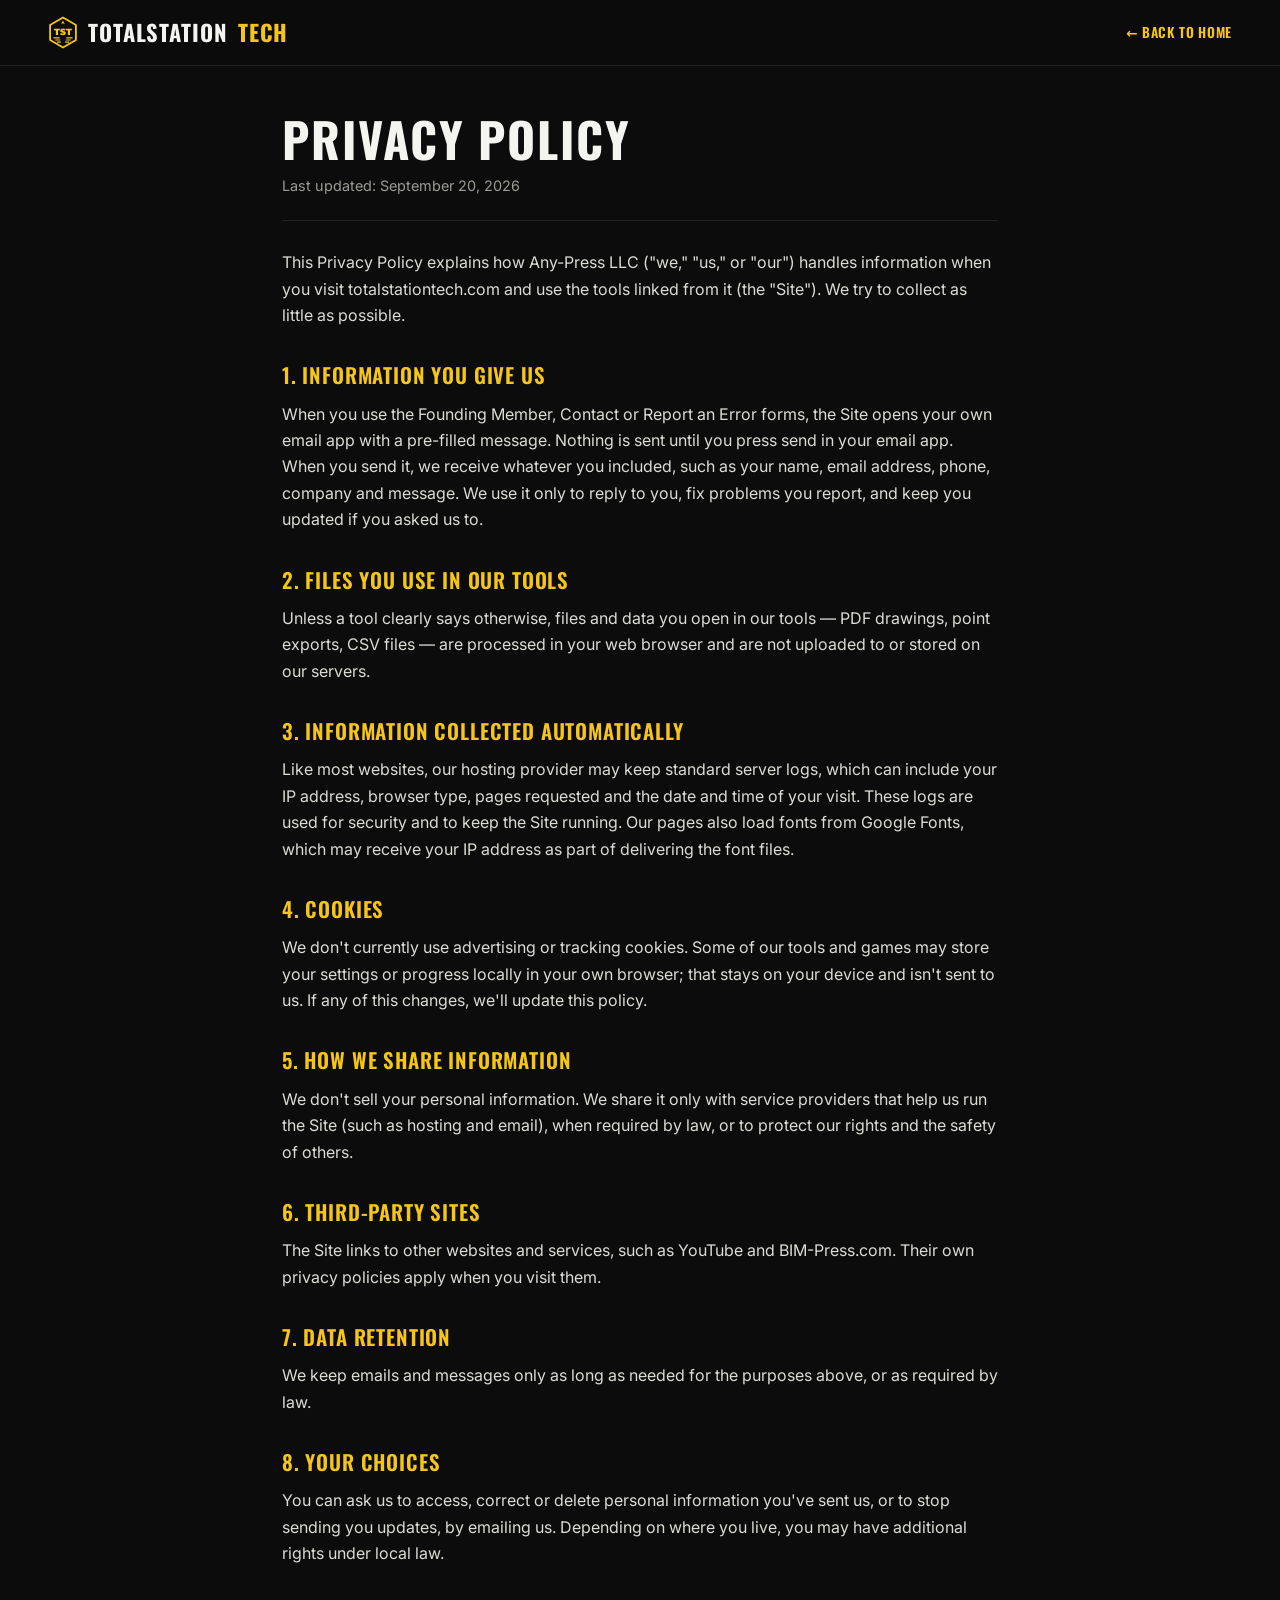
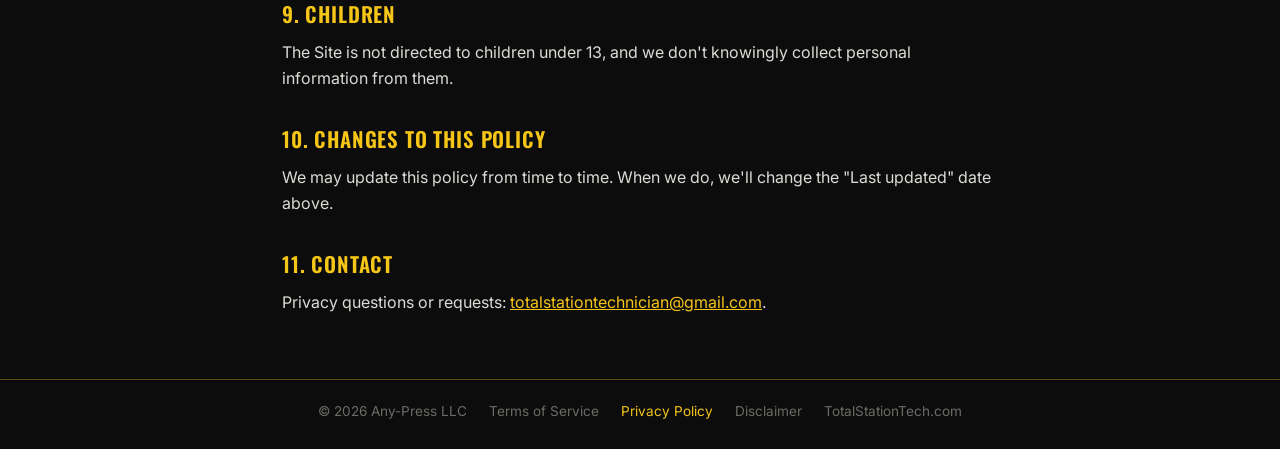
<file: Website/privacy.html>
<!DOCTYPE html>
<html lang="en">
<head>
<meta charset="UTF-8">
<meta name="viewport" content="width=device-width, initial-scale=1.0">
<title>Privacy Policy | TotalStationTech</title>
<link rel="preconnect" href="https://fonts.googleapis.com">
<link rel="preconnect" href="https://fonts.gstatic.com" crossorigin>
<link href="https://fonts.googleapis.com/css2?family=Oswald:wght@500;600;700&family=Inter:wght@400;500;600;700&family=Montserrat:wght@600;700;800;900&display=swap" rel="stylesheet">
<link rel="stylesheet" href="assets/legal.css">
</head>
<body>
<!--
  PLACEHOLDER TEXT: generic small-business privacy policy, not custom legal advice.
  Update once Any-Press LLC is formed, and again if you add accounts,
  payments (e.g. Stripe), analytics, cookies or a mailing list.
-->
<header class="legal-header">
  <a class="logo" href="index.html" aria-label="TotalStationTech home">
    <svg viewBox="0 0 100 110" aria-hidden="true" focusable="false">
      <polygon points="50,5 93,30 93,80 50,105 7,80 7,30" fill="#0c0c0d" stroke="currentColor" stroke-width="6" stroke-linejoin="round"/>
      <path d="M50 15l6 12-6-3-6 3z" fill="currentColor"/>
      <text x="50" y="62" text-anchor="middle" font-family="Montserrat, 'Arial Black', Arial, sans-serif" font-weight="900" font-size="31" fill="currentColor">TST</text>
      <path d="M20 73h17M26 80h13M32 87h9M80 73H63M74 80H61M68 87h-9" stroke="currentColor" stroke-width="3.6" stroke-linecap="square"/>
    </svg>
    TotalStation<span>Tech</span>
  </a>
  <a class="back" href="index.html">&larr; Back to home</a>
</header>

<main>
  <h1>Privacy Policy</h1>
  <p class="updated">Last updated: September 20, 2026</p>

  <p>This Privacy Policy explains how Any-Press LLC ("we," "us," or "our") handles information when you visit totalstationtech.com and use the tools linked from it (the "Site"). We try to collect as little as possible.</p>

  <h2>1. Information you give us</h2>
  <p>When you use the Founding Member, Contact or Report an Error forms, the Site opens your own email app with a pre-filled message. Nothing is sent until you press send in your email app. When you send it, we receive whatever you included, such as your name, email address, phone, company and message. We use it only to reply to you, fix problems you report, and keep you updated if you asked us to.</p>

  <h2>2. Files you use in our tools</h2>
  <p>Unless a tool clearly says otherwise, files and data you open in our tools — PDF drawings, point exports, CSV files — are processed in your web browser and are not uploaded to or stored on our servers.</p>

  <h2>3. Information collected automatically</h2>
  <p>Like most websites, our hosting provider may keep standard server logs, which can include your IP address, browser type, pages requested and the date and time of your visit. These logs are used for security and to keep the Site running. Our pages also load fonts from Google Fonts, which may receive your IP address as part of delivering the font files.</p>

  <h2>4. Cookies</h2>
  <p>We don't currently use advertising or tracking cookies. Some of our tools and games may store your settings or progress locally in your own browser; that stays on your device and isn't sent to us. If any of this changes, we'll update this policy.</p>

  <h2>5. How we share information</h2>
  <p>We don't sell your personal information. We share it only with service providers that help us run the Site (such as hosting and email), when required by law, or to protect our rights and the safety of others.</p>

  <h2>6. Third-party sites</h2>
  <p>The Site links to other websites and services, such as YouTube and BIM-Press.com. Their own privacy policies apply when you visit them.</p>

  <h2>7. Data retention</h2>
  <p>We keep emails and messages only as long as needed for the purposes above, or as required by law.</p>

  <h2>8. Your choices</h2>
  <p>You can ask us to access, correct or delete personal information you've sent us, or to stop sending you updates, by emailing us. Depending on where you live, you may have additional rights under local law.</p>

  <h2>9. Children</h2>
  <p>The Site is not directed to children under 13, and we don't knowingly collect personal information from them.</p>

  <h2>10. Changes to this policy</h2>
  <p>We may update this policy from time to time. When we do, we'll change the "Last updated" date above.</p>

  <h2>11. Contact</h2>
  <p>Privacy questions or requests: <a href="mailto:totalstationtechnician@gmail.com">totalstationtechnician@gmail.com</a>.</p>
</main>

<footer class="legal-footer">
  <span>&copy; 2026 Any-Press LLC</span>
  <a href="terms.html">Terms of Service</a>
  <a href="privacy.html" aria-current="page">Privacy Policy</a>
  <a href="disclaimer.html">Disclaimer</a>
  <a href="index.html">TotalStationTech.com</a>
</footer>
</body>
</html>
</file>
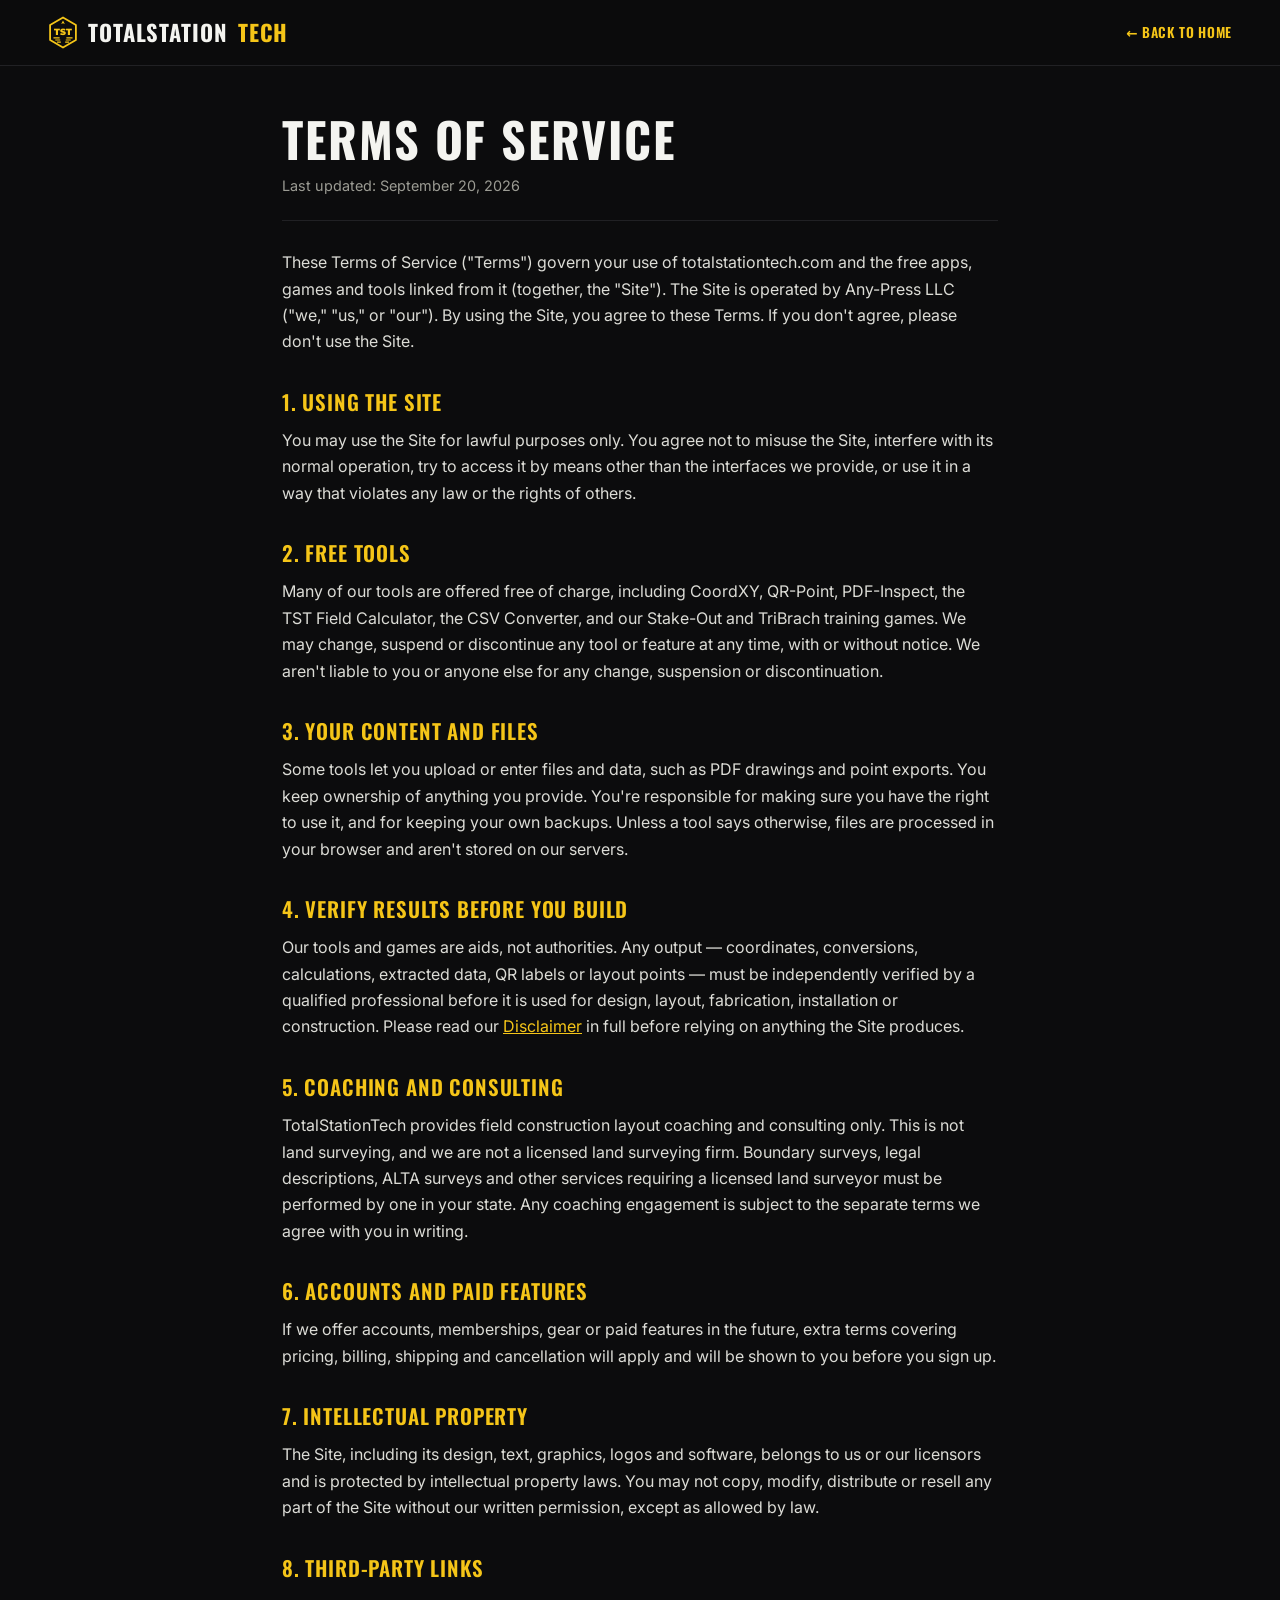
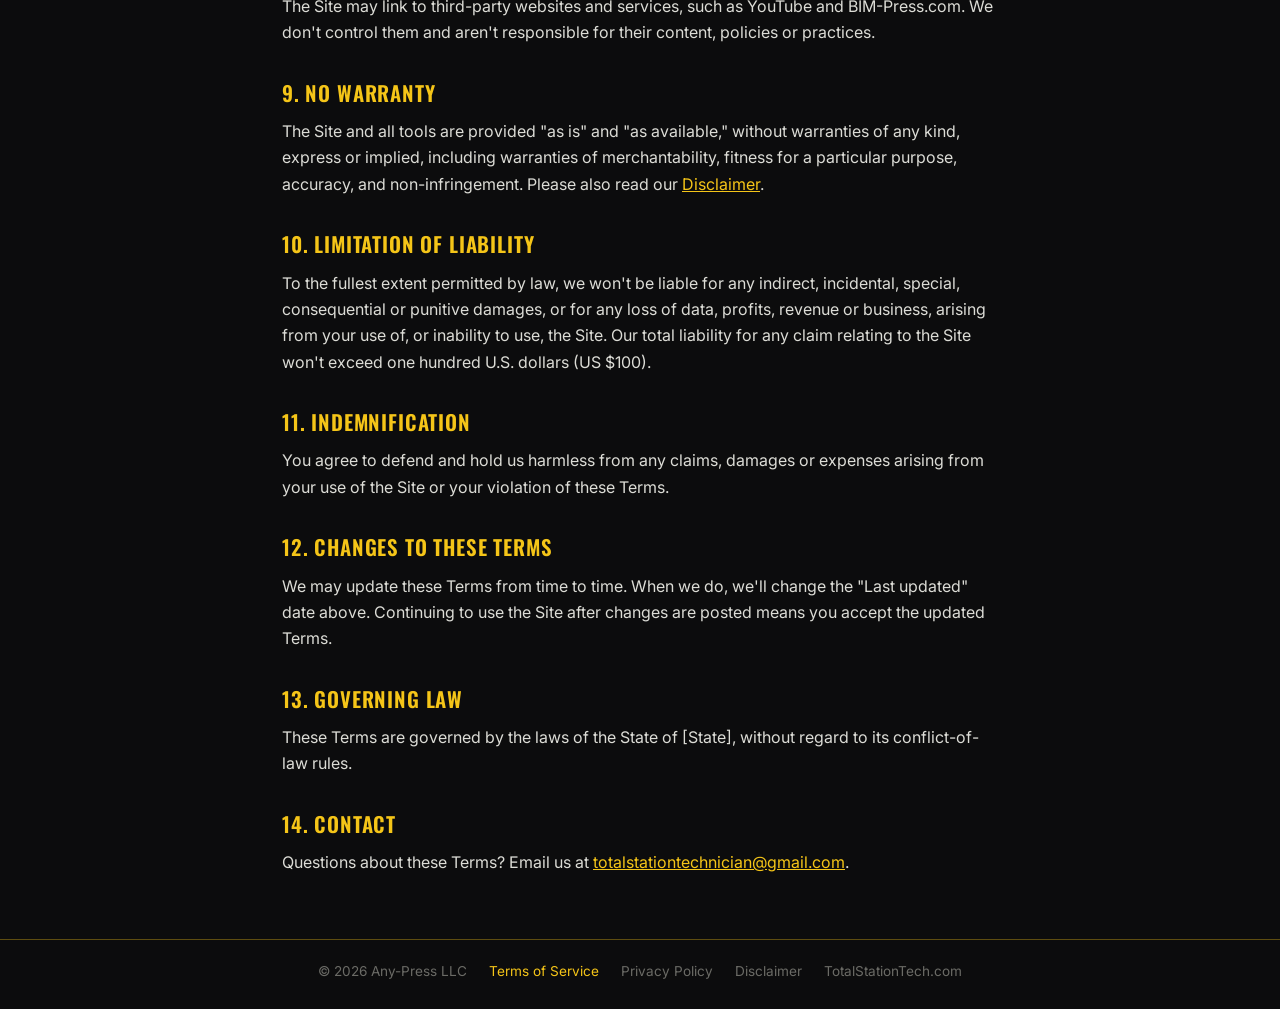
<file: Website/terms.html>
<!DOCTYPE html>
<html lang="en">
<head>
<meta charset="UTF-8">
<meta name="viewport" content="width=device-width, initial-scale=1.0">
<title>Terms of Service | TotalStationTech</title>
<link rel="preconnect" href="https://fonts.googleapis.com">
<link rel="preconnect" href="https://fonts.gstatic.com" crossorigin>
<link href="https://fonts.googleapis.com/css2?family=Oswald:wght@500;600;700&family=Inter:wght@400;500;600;700&family=Montserrat:wght@600;700;800;900&display=swap" rel="stylesheet">
<link rel="stylesheet" href="assets/legal.css">
</head>
<body>
<!--
  PLACEHOLDER TEXT: generic small-business terms, not custom legal advice.
  Update the company name, state, and details once Any-Press LLC is formed.
  Anything in [square brackets] is a spot to fill in later.
-->
<header class="legal-header">
  <a class="logo" href="index.html" aria-label="TotalStationTech home">
    <svg viewBox="0 0 100 110" aria-hidden="true" focusable="false">
      <polygon points="50,5 93,30 93,80 50,105 7,80 7,30" fill="#0c0c0d" stroke="currentColor" stroke-width="6" stroke-linejoin="round"/>
      <path d="M50 15l6 12-6-3-6 3z" fill="currentColor"/>
      <text x="50" y="62" text-anchor="middle" font-family="Montserrat, 'Arial Black', Arial, sans-serif" font-weight="900" font-size="31" fill="currentColor">TST</text>
      <path d="M20 73h17M26 80h13M32 87h9M80 73H63M74 80H61M68 87h-9" stroke="currentColor" stroke-width="3.6" stroke-linecap="square"/>
    </svg>
    TotalStation<span>Tech</span>
  </a>
  <a class="back" href="index.html">&larr; Back to home</a>
</header>

<main>
  <h1>Terms of Service</h1>
  <p class="updated">Last updated: September 20, 2026</p>

  <p>These Terms of Service ("Terms") govern your use of totalstationtech.com and the free apps, games and tools linked from it (together, the "Site"). The Site is operated by Any-Press LLC ("we," "us," or "our"). By using the Site, you agree to these Terms. If you don't agree, please don't use the Site.</p>

  <h2>1. Using the Site</h2>
  <p>You may use the Site for lawful purposes only. You agree not to misuse the Site, interfere with its normal operation, try to access it by means other than the interfaces we provide, or use it in a way that violates any law or the rights of others.</p>

  <h2>2. Free tools</h2>
  <p>Many of our tools are offered free of charge, including CoordXY, QR-Point, PDF-Inspect, the TST Field Calculator, the CSV Converter, and our Stake-Out and TriBrach training games. We may change, suspend or discontinue any tool or feature at any time, with or without notice. We aren't liable to you or anyone else for any change, suspension or discontinuation.</p>

  <h2>3. Your content and files</h2>
  <p>Some tools let you upload or enter files and data, such as PDF drawings and point exports. You keep ownership of anything you provide. You're responsible for making sure you have the right to use it, and for keeping your own backups. Unless a tool says otherwise, files are processed in your browser and aren't stored on our servers.</p>

  <h2>4. Verify results before you build</h2>
  <p>Our tools and games are aids, not authorities. Any output — coordinates, conversions, calculations, extracted data, QR labels or layout points — must be independently verified by a qualified professional before it is used for design, layout, fabrication, installation or construction. Please read our <a href="disclaimer.html">Disclaimer</a> in full before relying on anything the Site produces.</p>

  <h2>5. Coaching and consulting</h2>
  <p>TotalStationTech provides field construction layout coaching and consulting only. This is not land surveying, and we are not a licensed land surveying firm. Boundary surveys, legal descriptions, ALTA surveys and other services requiring a licensed land surveyor must be performed by one in your state. Any coaching engagement is subject to the separate terms we agree with you in writing.</p>

  <h2>6. Accounts and paid features</h2>
  <p>If we offer accounts, memberships, gear or paid features in the future, extra terms covering pricing, billing, shipping and cancellation will apply and will be shown to you before you sign up.</p>

  <h2>7. Intellectual property</h2>
  <p>The Site, including its design, text, graphics, logos and software, belongs to us or our licensors and is protected by intellectual property laws. You may not copy, modify, distribute or resell any part of the Site without our written permission, except as allowed by law.</p>

  <h2>8. Third-party links</h2>
  <p>The Site may link to third-party websites and services, such as YouTube and BIM-Press.com. We don't control them and aren't responsible for their content, policies or practices.</p>

  <h2>9. No warranty</h2>
  <p>The Site and all tools are provided "as is" and "as available," without warranties of any kind, express or implied, including warranties of merchantability, fitness for a particular purpose, accuracy, and non-infringement. Please also read our <a href="disclaimer.html">Disclaimer</a>.</p>

  <h2>10. Limitation of liability</h2>
  <p>To the fullest extent permitted by law, we won't be liable for any indirect, incidental, special, consequential or punitive damages, or for any loss of data, profits, revenue or business, arising from your use of, or inability to use, the Site. Our total liability for any claim relating to the Site won't exceed one hundred U.S. dollars (US $100).</p>

  <h2>11. Indemnification</h2>
  <p>You agree to defend and hold us harmless from any claims, damages or expenses arising from your use of the Site or your violation of these Terms.</p>

  <h2>12. Changes to these Terms</h2>
  <p>We may update these Terms from time to time. When we do, we'll change the "Last updated" date above. Continuing to use the Site after changes are posted means you accept the updated Terms.</p>

  <h2>13. Governing law</h2>
  <p>These Terms are governed by the laws of the State of [State], without regard to its conflict-of-law rules.</p>

  <h2>14. Contact</h2>
  <p>Questions about these Terms? Email us at <a href="mailto:totalstationtechnician@gmail.com">totalstationtechnician@gmail.com</a>.</p>
</main>

<footer class="legal-footer">
  <span>&copy; 2026 Any-Press LLC</span>
  <a href="terms.html" aria-current="page">Terms of Service</a>
  <a href="privacy.html">Privacy Policy</a>
  <a href="disclaimer.html">Disclaimer</a>
  <a href="index.html">TotalStationTech.com</a>
</footer>
</body>
</html>
</file>
<file: Website/assets/legal.css>
/* Shared look for the legal pages (terms.html, privacy.html, disclaimer.html).
   Same colors and fonts as the homepage. */
:root{
  --black:#0c0c0d;
  --charcoal:#18181a;
  --charcoal-2:#212124;
  --yellow:#f5c518;
  --white:#f4f4f0;
  --gray:#9c9c94;
  --gray-dim:#6b6b66;
  --head:'Oswald', system-ui, sans-serif;
  --body:'Inter', system-ui, sans-serif;
}
*{box-sizing:border-box; margin:0; padding:0;}
body{background:var(--black); color:var(--white); font-family:var(--body); line-height:1.65;}
a{color:var(--yellow);}
a:focus-visible{outline:3px solid var(--yellow); outline-offset:2px;}

.legal-header{
  position:sticky; top:0; z-index:10;
  display:flex; align-items:center; justify-content:space-between; gap:16px;
  padding:14px clamp(16px, 4vw, 48px);
  background:rgba(12,12,13,0.96); border-bottom:1px solid var(--charcoal-2);
}
.legal-header .logo{
  display:flex; align-items:center; gap:10px;
  font-family:var(--head); font-weight:700; font-size:1.4rem; letter-spacing:0.04em;
  text-transform:uppercase; color:var(--white); text-decoration:none;
}
.legal-header .logo svg{width:30px; height:33px; color:var(--yellow); flex:none;}
.legal-header .logo span{color:var(--yellow);}
.legal-header .back{
  font-family:var(--head); font-weight:600; letter-spacing:0.05em;
  text-transform:uppercase; text-decoration:none; font-size:0.85rem;
}

main{max-width:780px; margin:0 auto; padding:48px clamp(16px, 4vw, 32px) 64px;}
h1{font-family:var(--head); font-weight:700; font-size:clamp(2.2rem, 5vw, 3rem); text-transform:uppercase; letter-spacing:0.04em; line-height:1.05;}
.updated{color:var(--gray); font-size:0.9rem; margin:10px 0 28px; padding-bottom:22px; border-bottom:1px solid var(--charcoal-2);}
h2{font-family:var(--head); font-weight:600; font-size:1.3rem; text-transform:uppercase; letter-spacing:0.04em; margin:30px 0 8px; color:var(--yellow);}
p, li{color:#dcdcd6; font-size:1rem;}
p + p{margin-top:12px;}
ul{margin:8px 0 0 22px;}
li + li{margin-top:6px;}
strong{color:var(--white);}

.legal-footer{
  display:flex; flex-wrap:wrap; justify-content:center; gap:8px 22px;
  padding:20px 16px 26px; border-top:1px solid rgba(245,197,24,0.35);
  color:var(--gray-dim); font-size:0.85rem;
}
.legal-footer a{color:var(--gray-dim); text-decoration:none;}
.legal-footer a:hover, .legal-footer a[aria-current="page"]{color:var(--yellow);}

@media (prefers-reduced-motion: reduce){
  *{animation:none !important; transition:none !important;}
}

/* Phones: keep the header on one line instead of wrapping "Back to home". */
@media (max-width: 480px){
  .legal-header{padding:12px 16px;}
  .legal-header .logo{font-size:1.15rem; gap:8px;}
  .legal-header .logo svg{width:26px; height:29px;}
  .legal-header .back{font-size:0.75rem; white-space:nowrap;}
}
</file>
